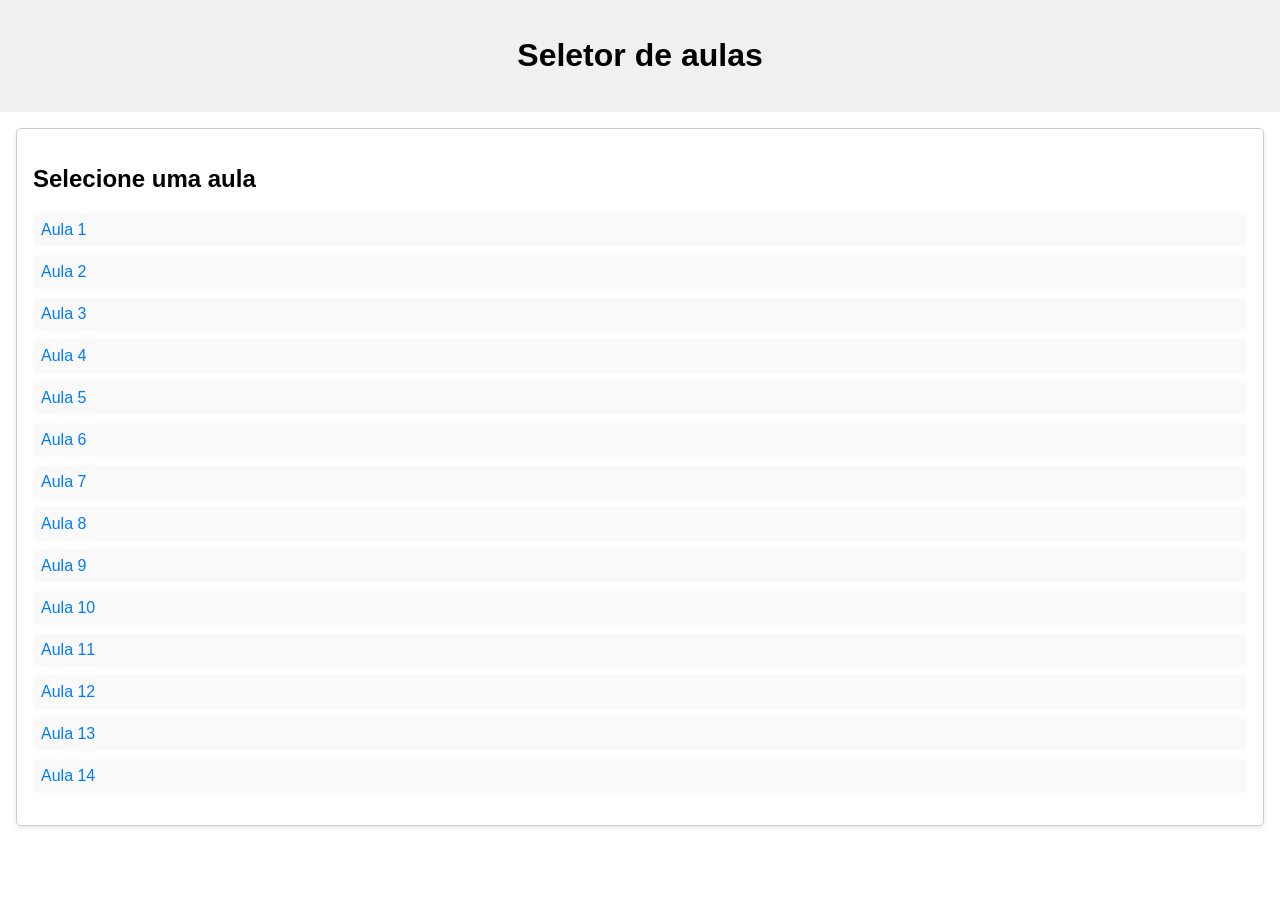
<file: index.html>
<!DOCTYPE html>
<html lang="pt-BR">
<head>
    <meta charset="UTF-8">
    <meta name="viewport" content="width=device-width, initial-scale=1.0">
    <title>Seletor de aulas</title>
    <style>
        body {
            font-family: Arial, sans-serif;
            margin: 0;
            padding: 0;
        }

        header {
            background-color: #f0f0f0;
            padding: 1rem;
            text-align: center;
        }

        main {
            padding: 1rem;
        }

        .card {
            background-color: #fff;
            border: 1px solid #ccc;
            border-radius: 5px;
            box-shadow: 0 2px 4px rgba(0, 0, 0, 0.1);
            margin-bottom: 1rem;
            padding: 1rem;
        }

        ul {
            list-style-type: none;
            padding: 0;
        }

        li {
            display: flex;
            align-items: center;
            margin-bottom: 0.5rem;
            background-color: #f9f9f9;
            padding: 0.5rem;
            border-radius: 3px;
        }

        a {
            text-decoration: none;
            color: #007bff;
        }

        a:hover {
            text-decoration: underline;
        }
    </style>
</head>
<header>
    <h1>Seletor de aulas</h1>
</header>
<body>
    <main>
        <section id="seletor-de-aulas" class="card">
            <h2>Selecione uma aula</h2>
            <ul>
                <li><a href="Aula1/web101.txt">Aula 1</a></li>
                <li><a href="Aula2/index.html">Aula 2</a></li>
                <li><a href="Aula3/index.html">Aula 3</a></li>
                <li><a href="Aula4/index.html">Aula 4</a></li>
                <li><a href="Aula5/index.html">Aula 5</a></li>
                <li><a href="Aula6/index.html">Aula 6</a></li>
                <li><a href="Aula7/index.html">Aula 7</a></li>
                <li><a href="Aula8/index.html">Aula 8</a></li>
                <li><a href="Aula9/index.html">Aula 9</a></li>
                <li><a href="Aula10/index.html">Aula 10</a></li>
                <li><a href="Aula11/index.html">Aula 11</a></li>
                <li><a href="Aula12/index.html">Aula 12</a></li>
                <li><a href="Aula13/index.html">Aula 13</a></li>
                <li><a href="Aula14/index.html">Aula 14</a></li>
            </ul>
        </section>
    </main>
</body>
</html>
</file>
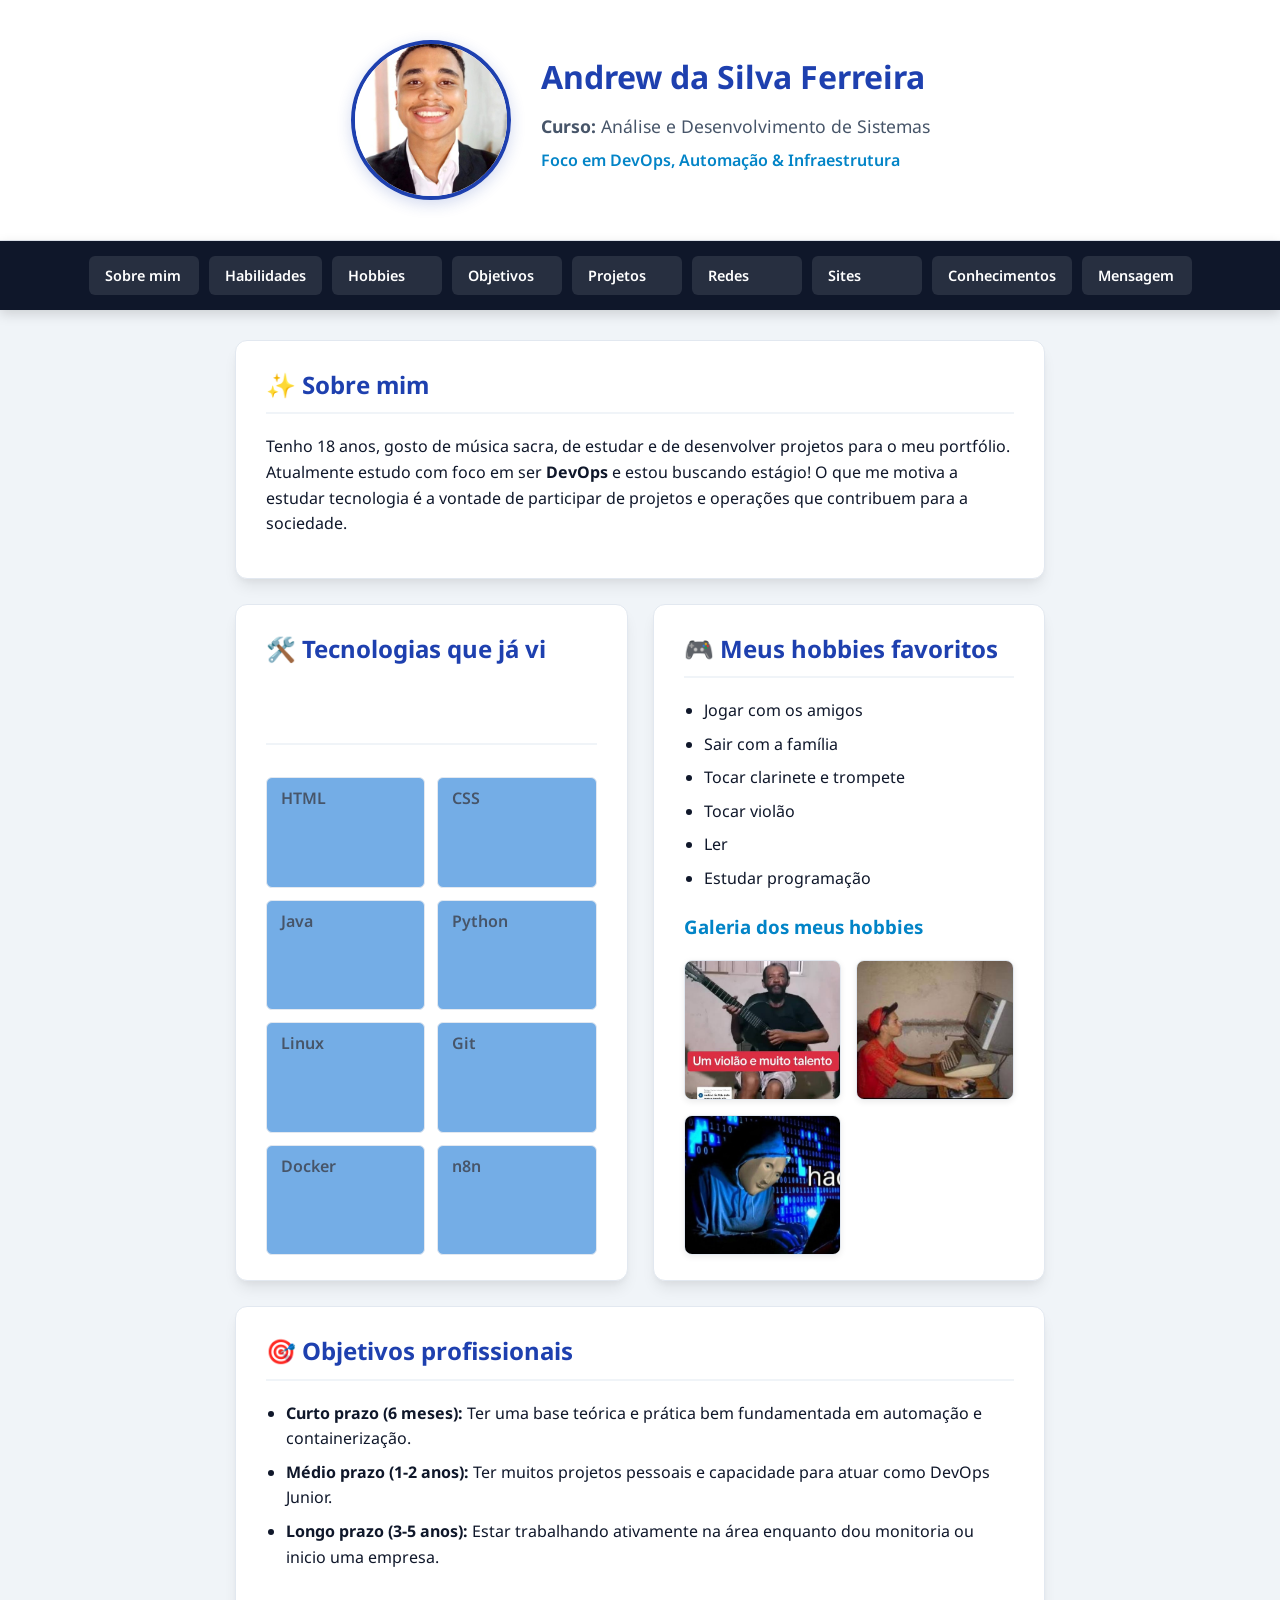
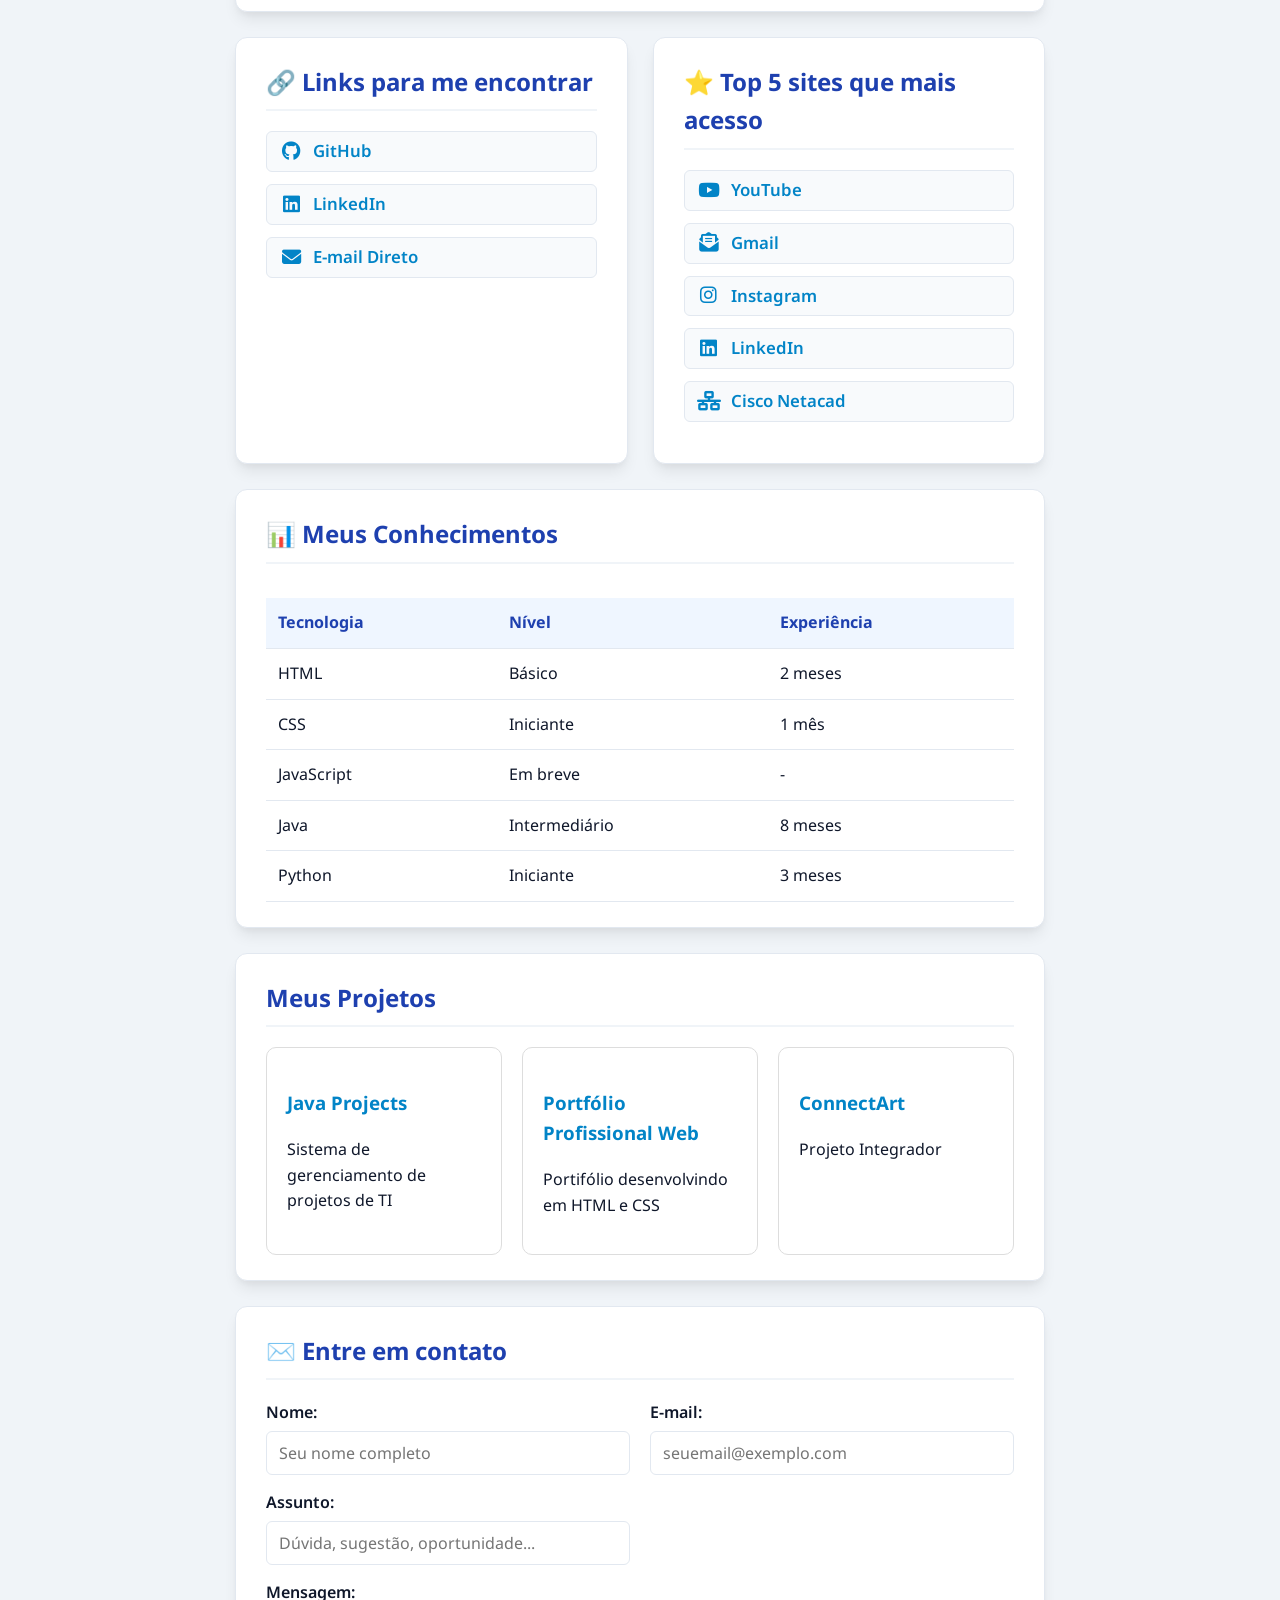
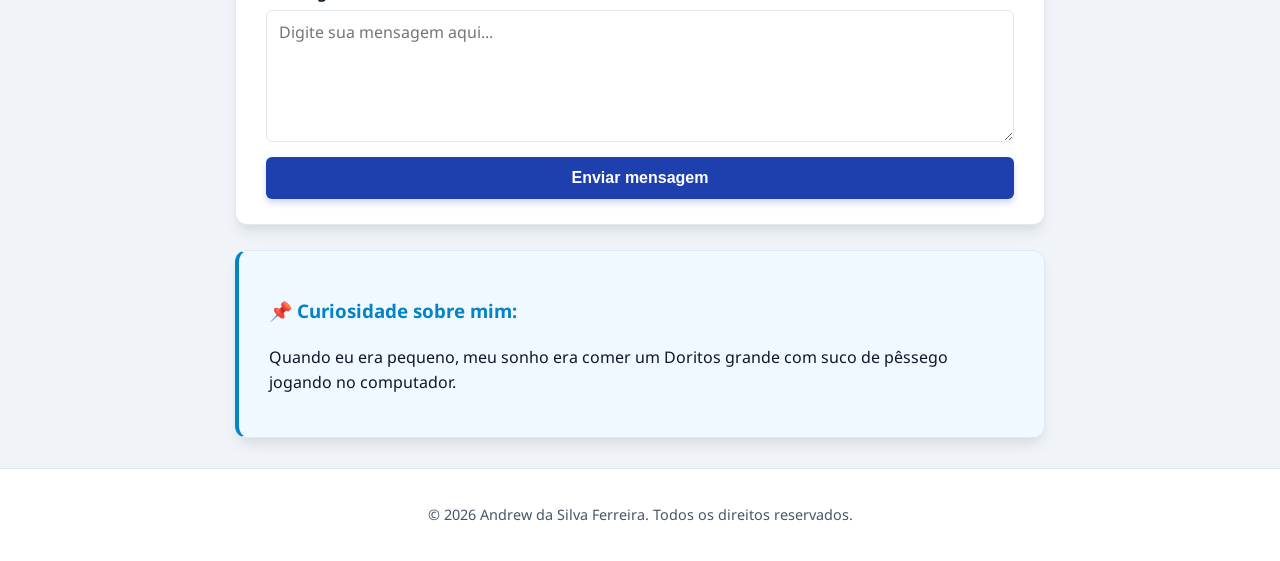
<file: Aula10/index.html>
<!DOCTYPE html>
<html lang="pt-BR">
<head>
    <meta charset="UTF-8">
    <meta name="viewport" content="width=device-width, initial-scale=1.0">
    <title>Portfólio Profissional - Andrew da Silva Ferreira</title>
    <!-- Font Awesome para Ícones -->
    <link rel="stylesheet" href="https://cdnjs.cloudflare.com/ajax/libs/font-awesome/6.5.1/css/all.min.css">
    <link rel="stylesheet" href="css/style.css">
</head>
<body>

    <header>
        <div class="header-container">
            <img src="images/lindaojpg.jpg" alt="Foto de perfil de Andrew - sorrindo em frente ao computador">
            <div class="header-info">
                <h1>Andrew da Silva Ferreira</h1>
                <p class="subtitulo"><strong>Curso:</strong> Análise e Desenvolvimento de Sistemas</p>
                <p class="tagline">Foco em DevOps, Automação & Infraestrutura</p>
            </div>
        </div>
    </header>

    <nav>
        <a href="#sobre">Sobre mim</a>
        <a href="#habilidades">Habilidades</a>
        <a href="#hobbies">Hobbies</a>
        <a href="#objetivos">Objetivos</a>
        <a href="#projetos">Projetos</a>
        <a href="#contato">Redes</a>
        <a href="#sites">Sites</a>
        <a href="#conhecimentos">Conhecimentos</a>
        <a href="#contato-form">Mensagem</a>
    </nav>

    <main>
        <section id="sobre" class="card">
            <h2>✨ Sobre mim</h2>
            <p>
                Tenho 18 anos, gosto de música sacra, de estudar e de desenvolver projetos para o meu portfólio.
                Atualmente estudo com foco em ser <strong>DevOps</strong> e estou buscando estágio! 
                O que me motiva a estudar tecnologia é a vontade de participar de projetos e operações que contribuem para a sociedade.
            </p>
        </section>

        <section id="habilidades-lista" class="card">
            <h2>🛠️ Tecnologias que já vi</h2>
            <span class="hab-item">HTML</span>
            <span class="hab-item">CSS</span>
            <span class="hab-item">Java</span>
            <span class="hab-item">Python</span>
            <span class="hab-item">Linux</span>
            <span class="hab-item">Git</span>
            <span class="hab-item">Docker</span>
            <span class="hab-item">n8n</span>
        </section>

        <section id="hobbies" class="card">
            <h2>🎮 Meus hobbies favoritos</h2>
            <ul>
                <li>Jogar com os amigos</li>
                <li>Sair com a família</li>
                <li>Tocar clarinete e trompete</li>
                <li>Tocar violão</li>
                <li>Ler</li>
                <li>Estudar programação</li>
            </ul>

            <h3>Galeria dos meus hobbies</h3>
            <div class="galeria-hobbies">
                <img src="images/violao.jpg" alt="Homem tocando violão">
                <img src="images/computador.jpeg" alt="Menino jogando no computador">
                <img src="images/estudar.jpg" alt="Homem programando">
            </div>
        </section>

        <section id="objetivos" class="card">
            <h2>🎯 Objetivos profissionais</h2>
            <ul class="lista-objetivos">
                <li><strong>Curto prazo (6 meses):</strong> Ter uma base teórica e prática bem fundamentada em automação e containerização.</li>
                <li><strong>Médio prazo (1-2 anos):</strong> Ter muitos projetos pessoais e capacidade para atuar como DevOps Junior.</li>
                <li><strong>Longo prazo (3-5 anos):</strong> Estar trabalhando ativamente na área enquanto dou monitoria ou inicio uma empresa.</li>
            </ul>
        </section>

        <!-- 🔗 SEÇÃO DE CONTATO/REDES COM ÍCONES -->
        <section id="contato" class="card">
            <h2>🔗 Links para me encontrar</h2>
            <ul class="lista-icones">
                <li>
                    <a href="https://github.com/andrewdferreira" target="_blank">
                        <i class="fa-brands fa-github"></i> GitHub
                    </a>
                </li>
                <li>
                    <a href="https://www.linkedin.com/in/andrew-sferreira/" target="_blank">
                        <i class="fa-brands fa-linkedin"></i> LinkedIn
                    </a>
                </li>
                <li>
                    <a href="mailto:andrewdferreira@gmail.com">
                        <i class="fa-solid fa-envelope"></i> E-mail Direto
                    </a>
                </li>
            </ul>
        </section>

        <!-- ⭐ SEÇÃO DE SITES COM ÍCONES -->
        <section id="sites" class="card">
            <h2>⭐ Top 5 sites que mais acesso</h2>
            <ol class="lista-icones">
                <li>
                    <a href="https://www.youtube.com/" target="_blank">
                        <i class="fa-brands fa-youtube icon-youtube"></i> YouTube
                    </a>
                </li>
                <li>
                    <a href="https://mail.google.com" target="_blank">
                        <i class="fa-solid fa-envelope-open-text icon-gmail"></i> Gmail
                    </a>
                </li>
                <li>
                    <a href="https://www.instagram.com/" target="_blank">
                        <i class="fa-brands fa-instagram icon-instagram"></i> Instagram
                    </a>
                </li>
                <li>
                    <a href="https://www.linkedin.com/" target="_blank">
                        <i class="fa-brands fa-linkedin icon-linkedin"></i> LinkedIn
                    </a>
                </li>
                <li>
                    <a href="https://www.netacad.com/" target="_blank">
                        <i class="fa-solid fa-network-wired icon-cisco"></i> Cisco Netacad
                    </a>
                </li>
            </ol>
        </section>

        <section id="conhecimentos" class="card">
            <h2>📊 Meus Conhecimentos</h2>
            <div class="tabela-container">
                <table>
                    <thead>
                        <tr>
                            <th>Tecnologia</th>
                            <th>Nível</th>
                            <th>Experiência</th>
                        </tr>
                    </thead>
                    <tbody>
                        <tr>
                            <td>HTML</td>
                            <td>Básico</td>
                            <td>2 meses</td>
                        </tr>
                        <tr>
                            <td>CSS</td>
                            <td>Iniciante</td>
                            <td>1 mês</td>
                        </tr>
                        <tr>
                            <td>JavaScript</td>
                            <td>Em breve</td>
                            <td>-</td>
                        </tr>
                        <tr>
                            <td>Java</td>
                            <td>Intermediário</td>
                            <td>8 meses</td>
                        </tr>
                        <tr>
                            <td>Python</td>
                            <td>Iniciante</td>
                            <td>3 meses</td>
                        </tr>
                    </tbody>
                </table>
            </div>
        </section>

        <section id="projetos" class="card">
            <h2>Meus Projetos</h2>
            <div class="projetos-grid">
                <div class="projeto-card">
                    <h3>Java Projects</h3>
                    <p>Sistema de gerenciamento de projetos de TI</p>
                </div>
                <div class="projeto-card">
                    <h3>Portfólio Profissional Web</h3>
                    <p>Portifólio desenvolvindo em HTML e CSS</p>
                </div>
                <div class="projeto-card">
                    <h3>ConnectArt</h3>
                    <p>Projeto Integrador</p>
                </div>
            </div>
        </section>

        <section id="contato-form" class="card">
            <h2>✉️ Entre em contato</h2>
            <form>
                <div class="form-group">
                    <label for="nomeContato">Nome:</label>
                    <input type="text" id="nomeContato" placeholder="Seu nome completo" required>
                </div>

                <div class="form-group">
                    <label for="emailContato">E-mail:</label>
                    <input type="email" id="emailContato" placeholder="seuemail@exemplo.com" required>
                </div>

                <div class="form-group">
                    <label for="assunto">Assunto:</label>
                    <input type="text" id="assunto" placeholder="Dúvida, sugestão, oportunidade...">
                </div>

                <div class="form-group">
                    <label for="mensagemContato">Mensagem:</label>
                    <textarea id="mensagemContato" rows="5" placeholder="Digite sua mensagem aqui..."></textarea>
                </div>

                <button type="submit">Enviar mensagem</button>
            </form>
        </section>

        <aside class="card curiosidade">
            <h3>📌 Curiosidade sobre mim:</h3>
            <p>Quando eu era pequeno, meu sonho era comer um Doritos grande com suco de pêssego jogando no computador.</p>
        </aside>
    </main>

    <footer>
        <p>&copy; 2026 Andrew da Silva Ferreira. Todos os direitos reservados.</p>
    </footer>

</body>
</html>
</file>
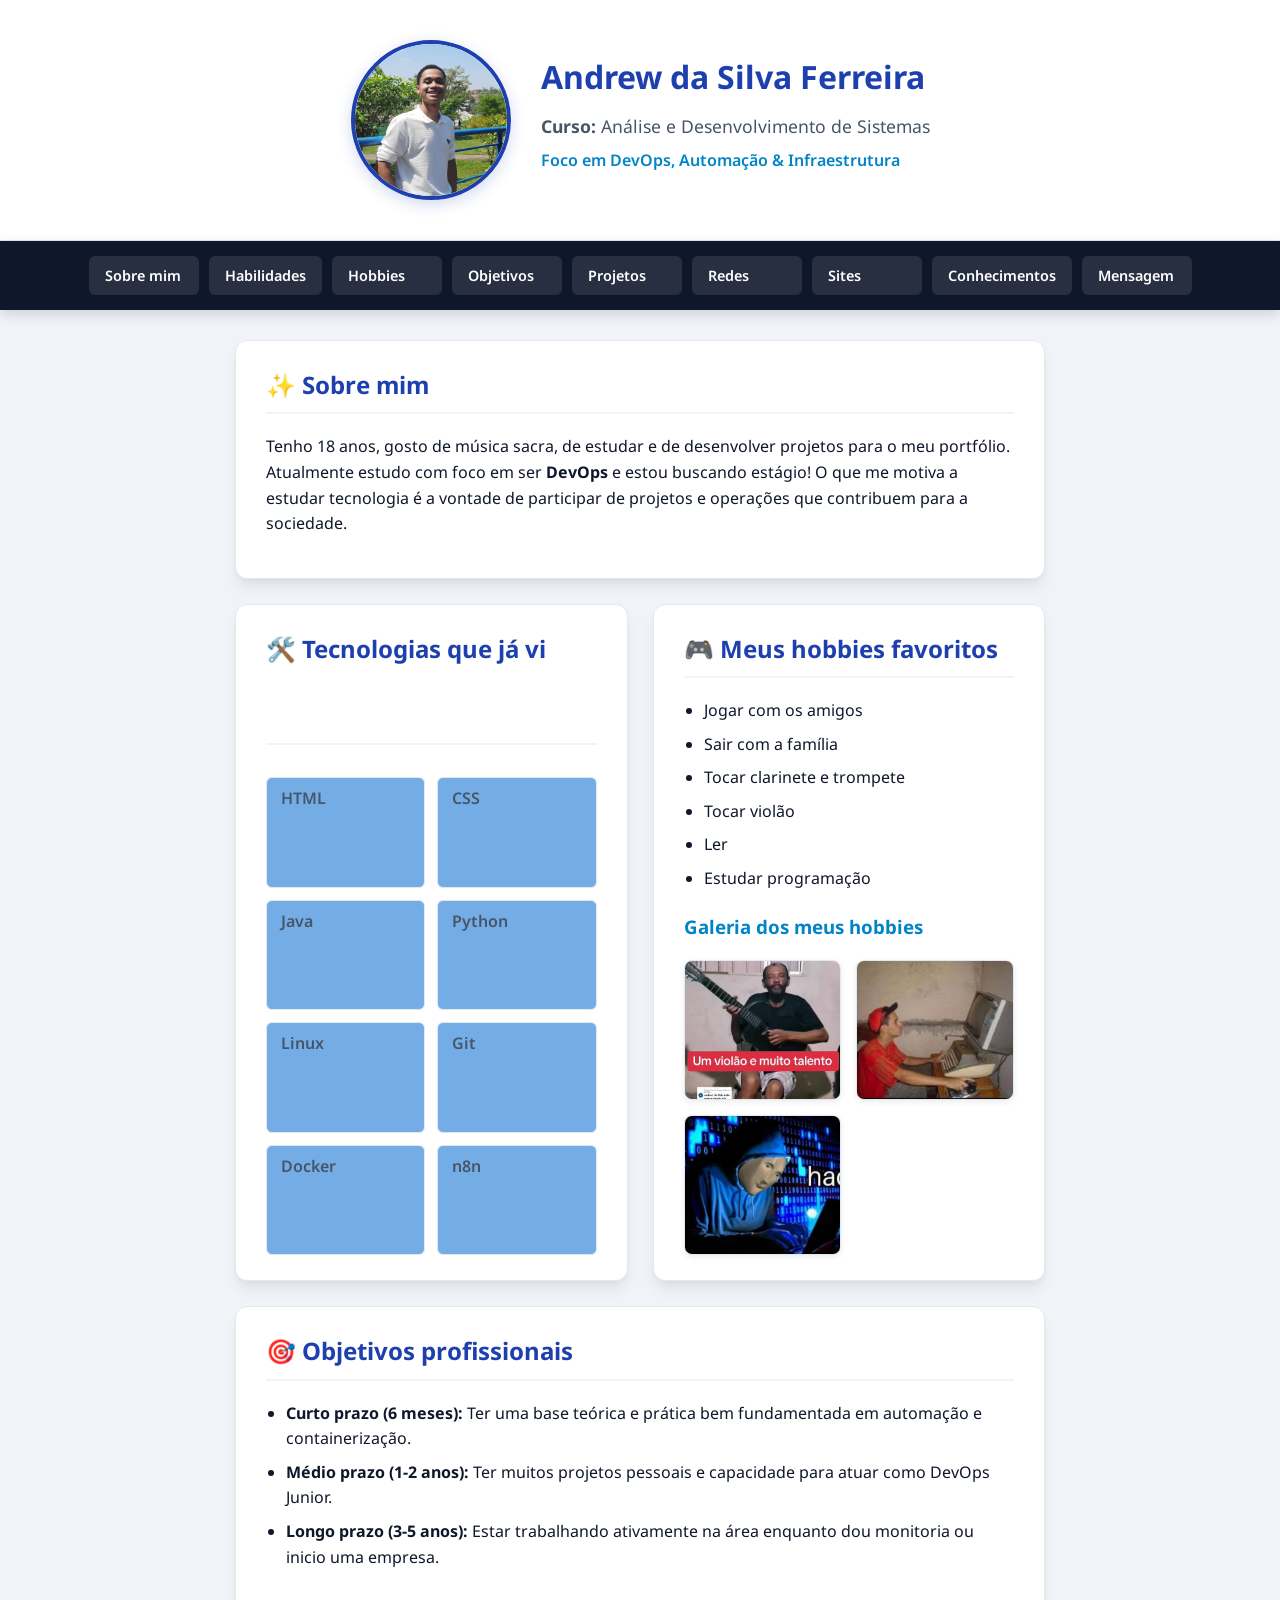
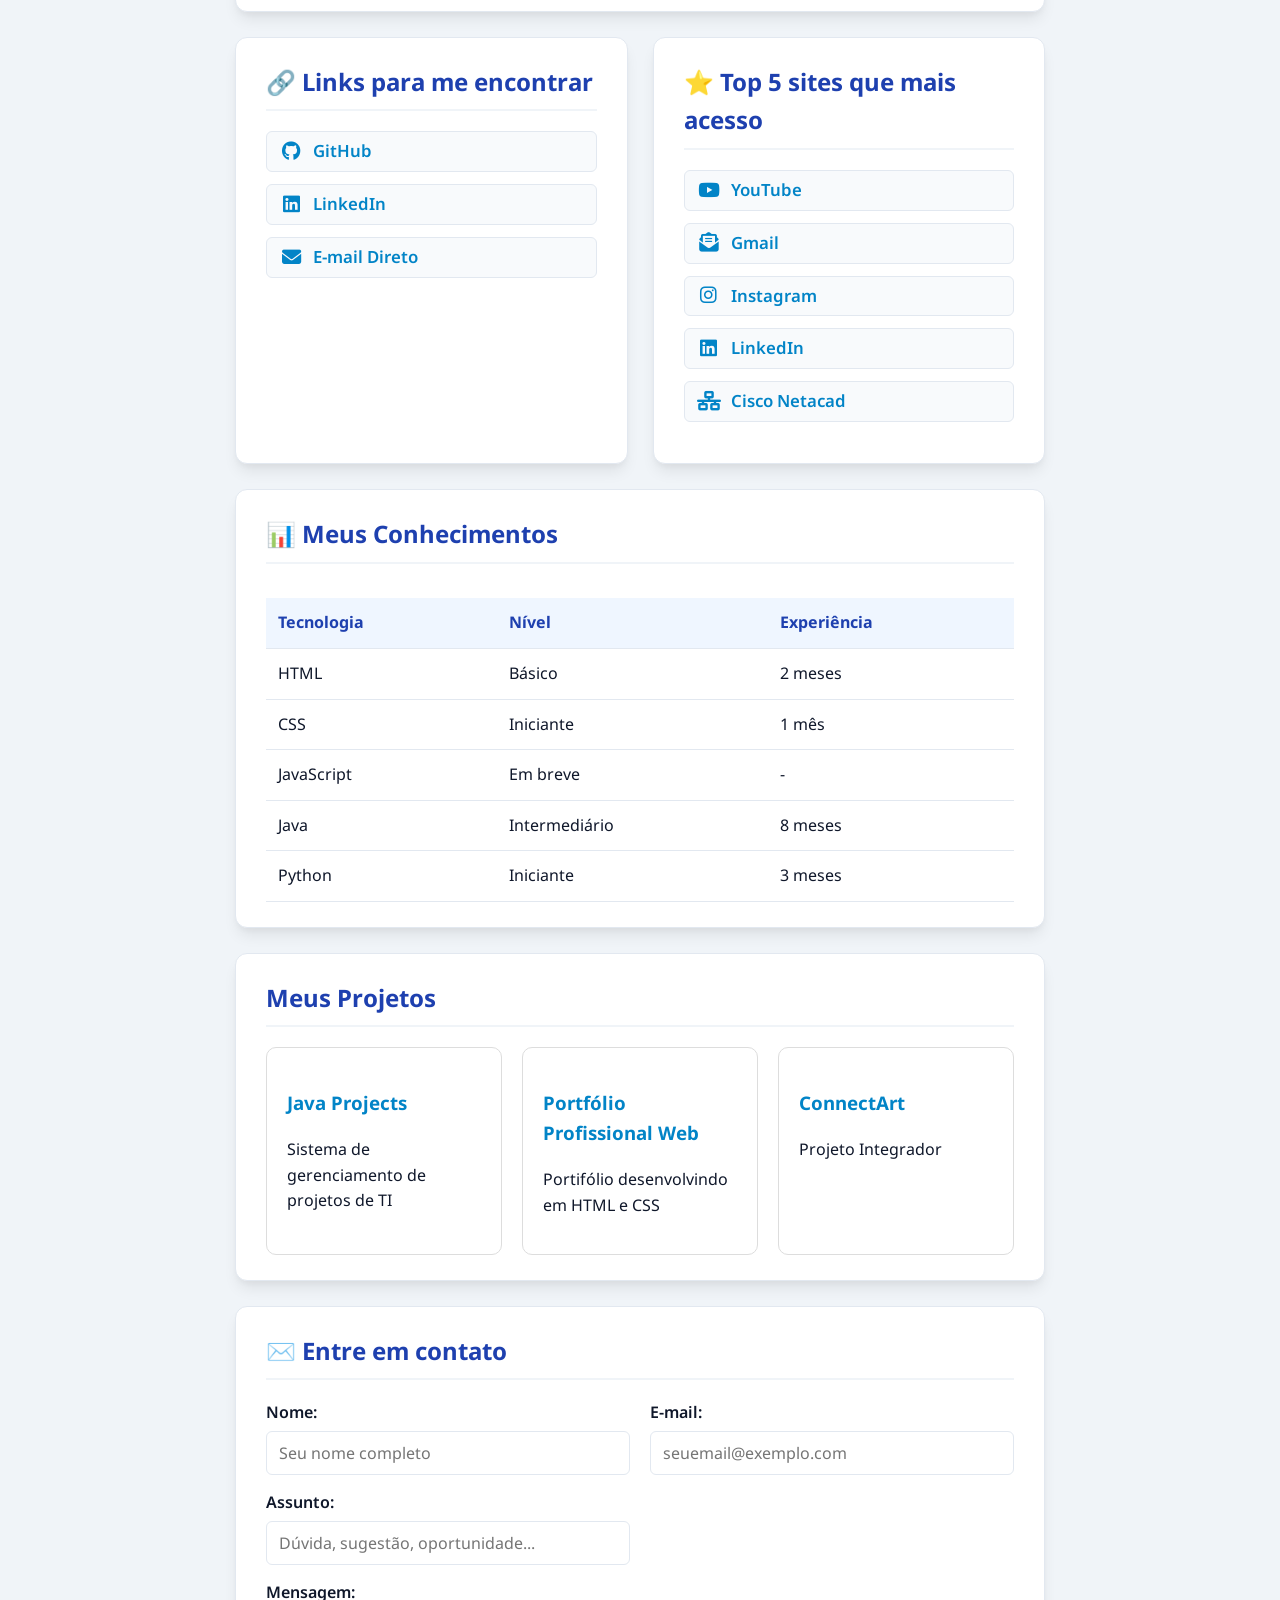
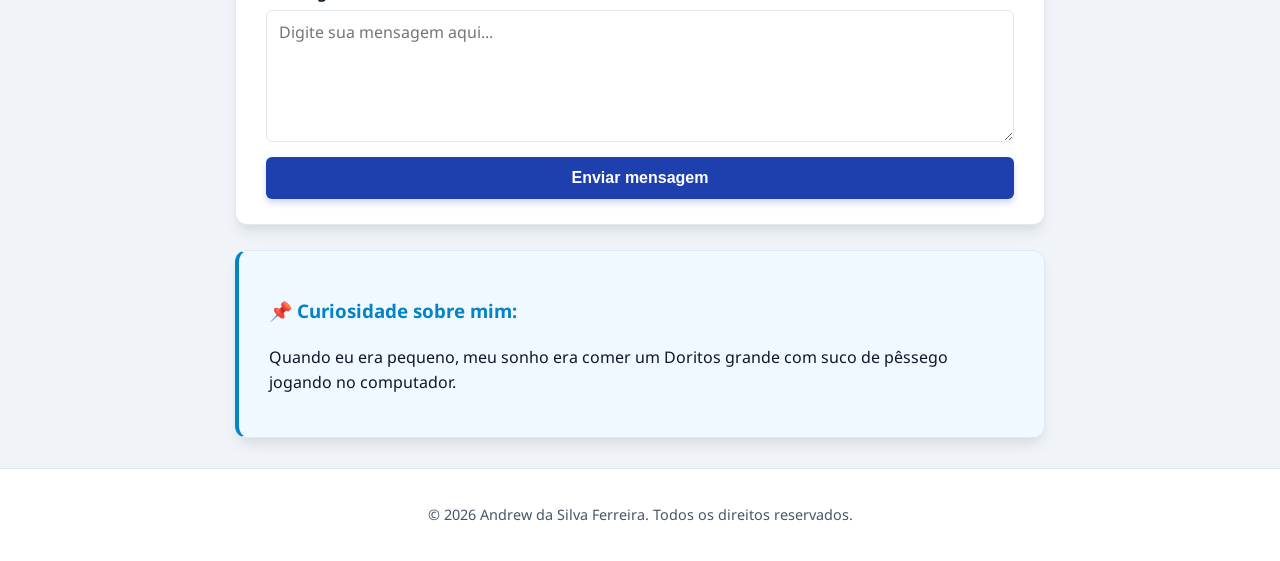
<file: Aula11/index.html>
<!DOCTYPE html>
<html lang="pt-BR">
<head>
    <meta charset="UTF-8">
    <meta name="viewport" content="width=device-width, initial-scale=1.0">
    <title>Portfólio Profissional - Andrew da Silva Ferreira</title>
    <!-- Font Awesome para Ícones -->
    <link rel="stylesheet" href="https://cdnjs.cloudflare.com/ajax/libs/font-awesome/6.5.1/css/all.min.css">
    <link rel="stylesheet" href="css/style.css">
</head>
<body>

    <header>
        <div class="header-container">
            <img src="images/lindao2.jpg" alt="Foto de perfil de Andrew - sorrindo em frente ao computador">
            <div class="header-info">
                <h1>Andrew da Silva Ferreira</h1>
                <p class="subtitulo"><strong>Curso:</strong> Análise e Desenvolvimento de Sistemas</p>
                <p class="tagline">Foco em DevOps, Automação & Infraestrutura</p>
            </div>
        </div>
    </header>

    <nav>
        <a href="#sobre">Sobre mim</a>
        <a href="#habilidades">Habilidades</a>
        <a href="#hobbies">Hobbies</a>
        <a href="#objetivos">Objetivos</a>
        <a href="#projetos">Projetos</a>
        <a href="#contato">Redes</a>
        <a href="#sites">Sites</a>
        <a href="#conhecimentos">Conhecimentos</a>
        <a href="#contato-form">Mensagem</a>
    </nav>

    <main>
        <section id="sobre" class="card">
            <h2>✨ Sobre mim</h2>
            <p>
                Tenho 18 anos, gosto de música sacra, de estudar e de desenvolver projetos para o meu portfólio.
                Atualmente estudo com foco em ser <strong>DevOps</strong> e estou buscando estágio! 
                O que me motiva a estudar tecnologia é a vontade de participar de projetos e operações que contribuem para a sociedade.
            </p>
        </section>

        <section id="habilidades-lista" class="card">
            <h2>🛠️ Tecnologias que já vi</h2>
            <span class="hab-item">HTML</span>
            <span class="hab-item">CSS</span>
            <span class="hab-item">Java</span>
            <span class="hab-item">Python</span>
            <span class="hab-item">Linux</span>
            <span class="hab-item">Git</span>
            <span class="hab-item">Docker</span>
            <span class="hab-item">n8n</span>
        </section>

        <section id="hobbies" class="card">
            <h2>🎮 Meus hobbies favoritos</h2>
            <ul>
                <li>Jogar com os amigos</li>
                <li>Sair com a família</li>
                <li>Tocar clarinete e trompete</li>
                <li>Tocar violão</li>
                <li>Ler</li>
                <li>Estudar programação</li>
            </ul>

            <h3>Galeria dos meus hobbies</h3>
            <div class="galeria-hobbies">
                <img src="images/violao.jpg" alt="Homem tocando violão">
                <img src="images/computador.jpeg" alt="Menino jogando no computador">
                <img src="images/estudar.jpg" alt="Homem programando">
            </div>
        </section>

        <section id="objetivos" class="card">
            <h2>🎯 Objetivos profissionais</h2>
            <ul class="lista-objetivos">
                <li><strong>Curto prazo (6 meses):</strong> Ter uma base teórica e prática bem fundamentada em automação e containerização.</li>
                <li><strong>Médio prazo (1-2 anos):</strong> Ter muitos projetos pessoais e capacidade para atuar como DevOps Junior.</li>
                <li><strong>Longo prazo (3-5 anos):</strong> Estar trabalhando ativamente na área enquanto dou monitoria ou inicio uma empresa.</li>
            </ul>
        </section>

        <!-- 🔗 SEÇÃO DE CONTATO/REDES COM ÍCONES -->
        <section id="contato" class="card">
            <h2>🔗 Links para me encontrar</h2>
            <ul class="lista-icones">
                <li>
                    <a href="https://github.com/andrewdferreira" target="_blank">
                        <i class="fa-brands fa-github"></i> GitHub
                    </a>
                </li>
                <li>
                    <a href="https://www.linkedin.com/in/andrew-sferreira/" target="_blank">
                        <i class="fa-brands fa-linkedin"></i> LinkedIn
                    </a>
                </li>
                <li>
                    <a href="mailto:andrewdferreira@gmail.com">
                        <i class="fa-solid fa-envelope"></i> E-mail Direto
                    </a>
                </li>
            </ul>
        </section>

        <!-- ⭐ SEÇÃO DE SITES COM ÍCONES -->
        <section id="sites" class="card">
            <h2>⭐ Top 5 sites que mais acesso</h2>
            <ol class="lista-icones">
                <li>
                    <a href="https://www.youtube.com/" target="_blank">
                        <i class="fa-brands fa-youtube icon-youtube"></i> YouTube
                    </a>
                </li>
                <li>
                    <a href="https://mail.google.com" target="_blank">
                        <i class="fa-solid fa-envelope-open-text icon-gmail"></i> Gmail
                    </a>
                </li>
                <li>
                    <a href="https://www.instagram.com/" target="_blank">
                        <i class="fa-brands fa-instagram icon-instagram"></i> Instagram
                    </a>
                </li>
                <li>
                    <a href="https://www.linkedin.com/" target="_blank">
                        <i class="fa-brands fa-linkedin icon-linkedin"></i> LinkedIn
                    </a>
                </li>
                <li>
                    <a href="https://www.netacad.com/" target="_blank">
                        <i class="fa-solid fa-network-wired icon-cisco"></i> Cisco Netacad
                    </a>
                </li>
            </ol>
        </section>

        <section id="conhecimentos" class="card">
            <h2>📊 Meus Conhecimentos</h2>
            <div class="tabela-container">
                <table>
                    <thead>
                        <tr>
                            <th>Tecnologia</th>
                            <th>Nível</th>
                            <th>Experiência</th>
                        </tr>
                    </thead>
                    <tbody>
                        <tr>
                            <td>HTML</td>
                            <td>Básico</td>
                            <td>2 meses</td>
                        </tr>
                        <tr>
                            <td>CSS</td>
                            <td>Iniciante</td>
                            <td>1 mês</td>
                        </tr>
                        <tr>
                            <td>JavaScript</td>
                            <td>Em breve</td>
                            <td>-</td>
                        </tr>
                        <tr>
                            <td>Java</td>
                            <td>Intermediário</td>
                            <td>8 meses</td>
                        </tr>
                        <tr>
                            <td>Python</td>
                            <td>Iniciante</td>
                            <td>3 meses</td>
                        </tr>
                    </tbody>
                </table>
            </div>
        </section>

        <section id="projetos" class="card">
            <h2>Meus Projetos</h2>
            <div class="projetos-grid">
                <div class="projeto-card">
                    <h3>Java Projects</h3>
                    <p>Sistema de gerenciamento de projetos de TI</p>
                </div>
                <div class="projeto-card">
                    <h3>Portfólio Profissional Web</h3>
                    <p>Portifólio desenvolvindo em HTML e CSS</p>
                </div>
                <div class="projeto-card">
                    <h3>ConnectArt</h3>
                    <p>Projeto Integrador</p>
                </div>
            </div>
        </section>

        <section id="contato-form" class="card">
            <h2>✉️ Entre em contato</h2>
            <form>
                <div class="form-group">
                    <label for="nomeContato">Nome:</label>
                    <input type="text" id="nomeContato" placeholder="Seu nome completo" required>
                </div>

                <div class="form-group">
                    <label for="emailContato">E-mail:</label>
                    <input type="email" id="emailContato" placeholder="seuemail@exemplo.com" required>
                </div>

                <div class="form-group">
                    <label for="assunto">Assunto:</label>
                    <input type="text" id="assunto" placeholder="Dúvida, sugestão, oportunidade...">
                </div>

                <div class="form-group">
                    <label for="mensagemContato">Mensagem:</label>
                    <textarea id="mensagemContato" rows="5" placeholder="Digite sua mensagem aqui..."></textarea>
                </div>

                <button type="submit">Enviar mensagem</button>
            </form>
        </section>

        <aside class="card curiosidade">
            <h3>📌 Curiosidade sobre mim:</h3>
            <p>Quando eu era pequeno, meu sonho era comer um Doritos grande com suco de pêssego jogando no computador.</p>
        </aside>
    </main>

    <footer>
        <p>&copy; 2026 Andrew da Silva Ferreira. Todos os direitos reservados.</p>
    </footer>

</body>
</html>
</file>
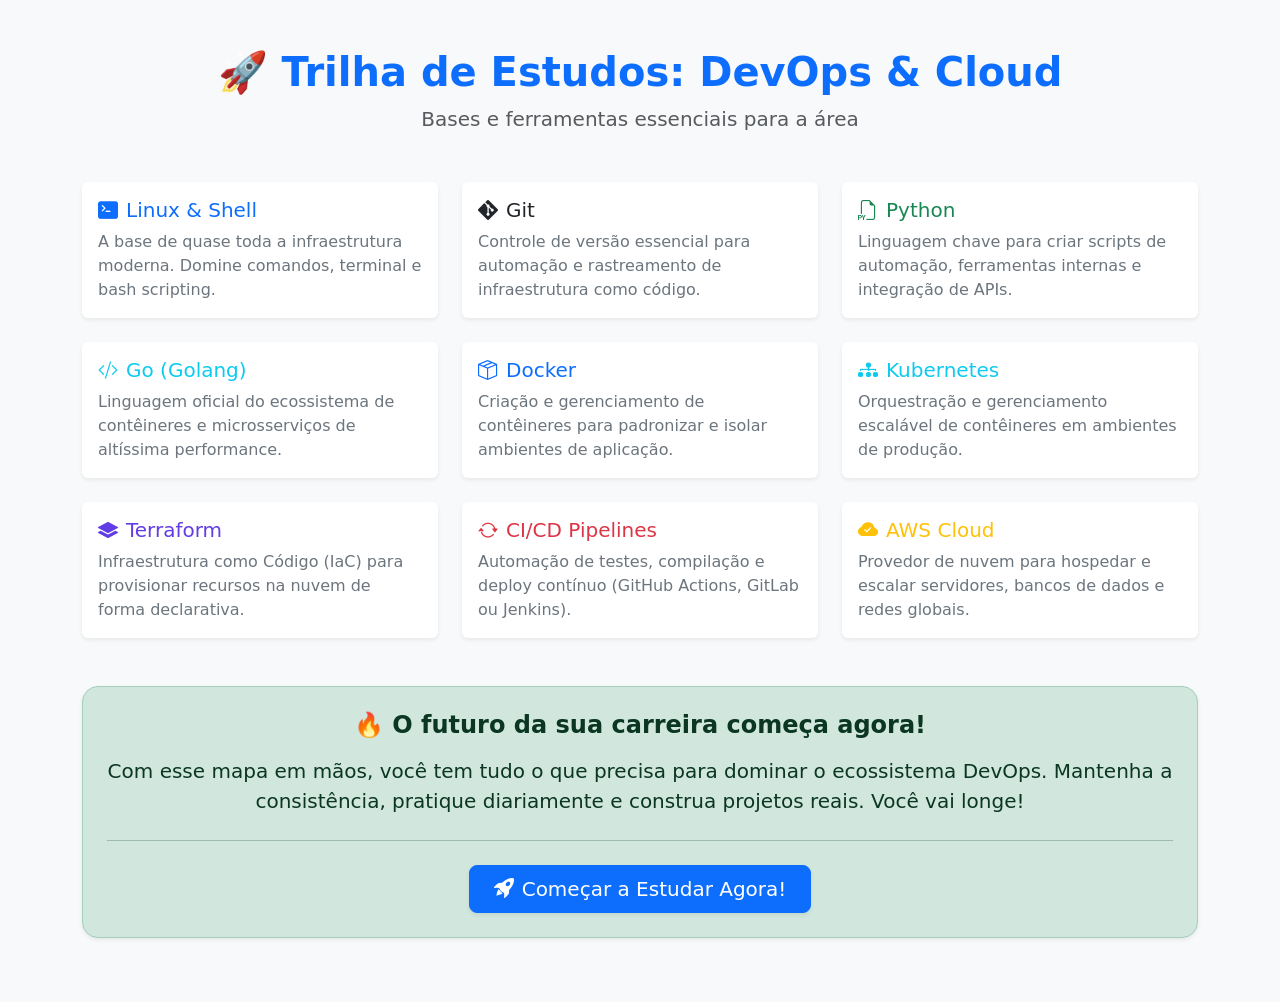
<file: Aula12/index.html>
<!DOCTYPE html>
<html lang="pt-BR">
<head>
    <meta charset="UTF-8">
    <meta name="viewport" content="width=device-width, initial-scale=1.0">
    <title>Plano de Estudos DevOps</title>
    <!-- Bootstrap CSS -->
    <link href="https://cdn.jsdelivr.net/npm/bootstrap@5.3.3/dist/css/bootstrap.min.css" rel="stylesheet">
    <!-- Bootstrap Icons -->
    <link rel="stylesheet" href="https://cdn.jsdelivr.net/npm/bootstrap-icons@1.11.3/font/bootstrap-icons.min.css">
    <style>
        .card {
            border: none;
            transition: transform 0.2s ease-in-out;
        }
        .card:hover {
            transform: translateY(-3px);
        }
    </style>
</head>
<body class="bg-light">

<div class="container py-5">
    <div class="text-center mb-5">
        <h1 class="fw-bold text-primary">🚀 Trilha de Estudos: DevOps & Cloud</h1>
        <p class="text-muted fs-5">Bases e ferramentas essenciais para a área</p>
    </div>

    <div class="row row-cols-1 row-cols-sm-2 row-cols-md-3 g-4 mb-5">
        <div class="col">
            <div class="card h-100 shadow-sm">
                <div class="card-body">
                    <h5 class="card-title text-primary"><i class="bi bi-terminal-fill me-2"></i>Linux & Shell</h5>
                    <p class="card-text text-secondary">A base de quase toda a infraestrutura moderna. Domine comandos, terminal e bash scripting.</p>
                </div>
            </div>
        </div>

        <div class="col">
            <div class="card h-100 shadow-sm">
                <div class="card-body">
                    <h5 class="card-title text-dark"><i class="bi bi-git me-2"></i>Git</h5>
                    <p class="card-text text-secondary">Controle de versão essencial para automação e rastreamento de infraestrutura como código.</p>
                </div>
            </div>
        </div>

        <div class="col">
            <div class="card h-100 shadow-sm">
                <div class="card-body">
                    <h5 class="card-title text-success"><i class="bi bi-filetype-py me-2"></i>Python</h5>
                    <p class="card-text text-secondary">Linguagem chave para criar scripts de automação, ferramentas internas e integração de APIs.</p>
                </div>
            </div>
        </div>

        <div class="col">
            <div class="card h-100 shadow-sm">
                <div class="card-body">
                    <h5 class="card-title text-info"><i class="bi bi-code-slash me-2"></i>Go (Golang)</h5>
                    <p class="card-text text-secondary">Linguagem oficial do ecossistema de contêineres e microsserviços de altíssima performance.</p>
                </div>
            </div>
        </div>

        <div class="col">
            <div class="card h-100 shadow-sm">
                <div class="card-body">
                    <h5 class="card-title text-primary"><i class="bi bi-box-seam me-2"></i>Docker</h5>
                    <p class="card-text text-secondary">Criação e gerenciamento de contêineres para padronizar e isolar ambientes de aplicação.</p>
                </div>
            </div>
        </div>

        <div class="col">
            <div class="card h-100 shadow-sm">
                <div class="card-body">
                    <h5 class="card-title text-info"><i class="bi bi-diagram-3-fill me-2"></i>Kubernetes</h5>
                    <p class="card-text text-secondary">Orquestração e gerenciamento escalável de contêineres em ambientes de produção.</p>
                </div>
            </div>
        </div>

        <div class="col">
            <div class="card h-100 shadow-sm">
                <div class="card-body">
                    <h5 class="card-title text-purple" style="color: #623ce4;"><i class="bi bi-layers-fill me-2"></i>Terraform</h5>
                    <p class="card-text text-secondary">Infraestrutura como Código (IaC) para provisionar recursos na nuvem de forma declarativa.</p>
                </div>
            </div>
        </div>

        <div class="col">
            <div class="card h-100 shadow-sm">
                <div class="card-body">
                    <h5 class="card-title text-danger"><i class="bi bi-arrow-repeat me-2"></i>CI/CD Pipelines</h5>
                    <p class="card-text text-secondary">Automação de testes, compilação e deploy contínuo (GitHub Actions, GitLab ou Jenkins).</p>
                </div>
            </div>
        </div>

        <div class="col">
            <div class="card h-100 shadow-sm">
                <div class="card-body">
                    <h5 class="card-title text-warning"><i class="bi bi-cloud-check-fill me-2"></i>AWS Cloud</h5>
                    <p class="card-text text-secondary">Provedor de nuvem para hospedar e escalar servidores, bancos de dados e redes globais.</p>
                </div>
            </div>
        </div>

    </div>

    <div class="alert alert-success shadow-sm p-4 rounded-4 text-center" role="alert">
        <h4 class="alert-heading fw-bold mb-3">🔥 O futuro da sua carreira começa agora!</h4>
        <p class="mb-4 fs-5">
            Com esse mapa em mãos, você tem tudo o que precisa para dominar o ecossistema DevOps. Mantenha a consistência, pratique diariamente e construa projetos reais. Você vai longe!
        </p>
        <hr class="my-3">
        <div class="pt-2">
            <button type="button" class="btn btn-primary btn-lg px-4 shadow-sm" onclick="alert('Bora pra cima! Bons estudos! ⚡')">
                <i class="bi bi-rocket-takeoff-fill me-2"></i>Começar a Estudar Agora!
            </button>
        </div>
    </div>

</div>

<script src="https://cdn.jsdelivr.net/npm/bootstrap@5.3.3/dist/js/bootstrap.bundle.min.js"></script>
</body>
</html>
</file>
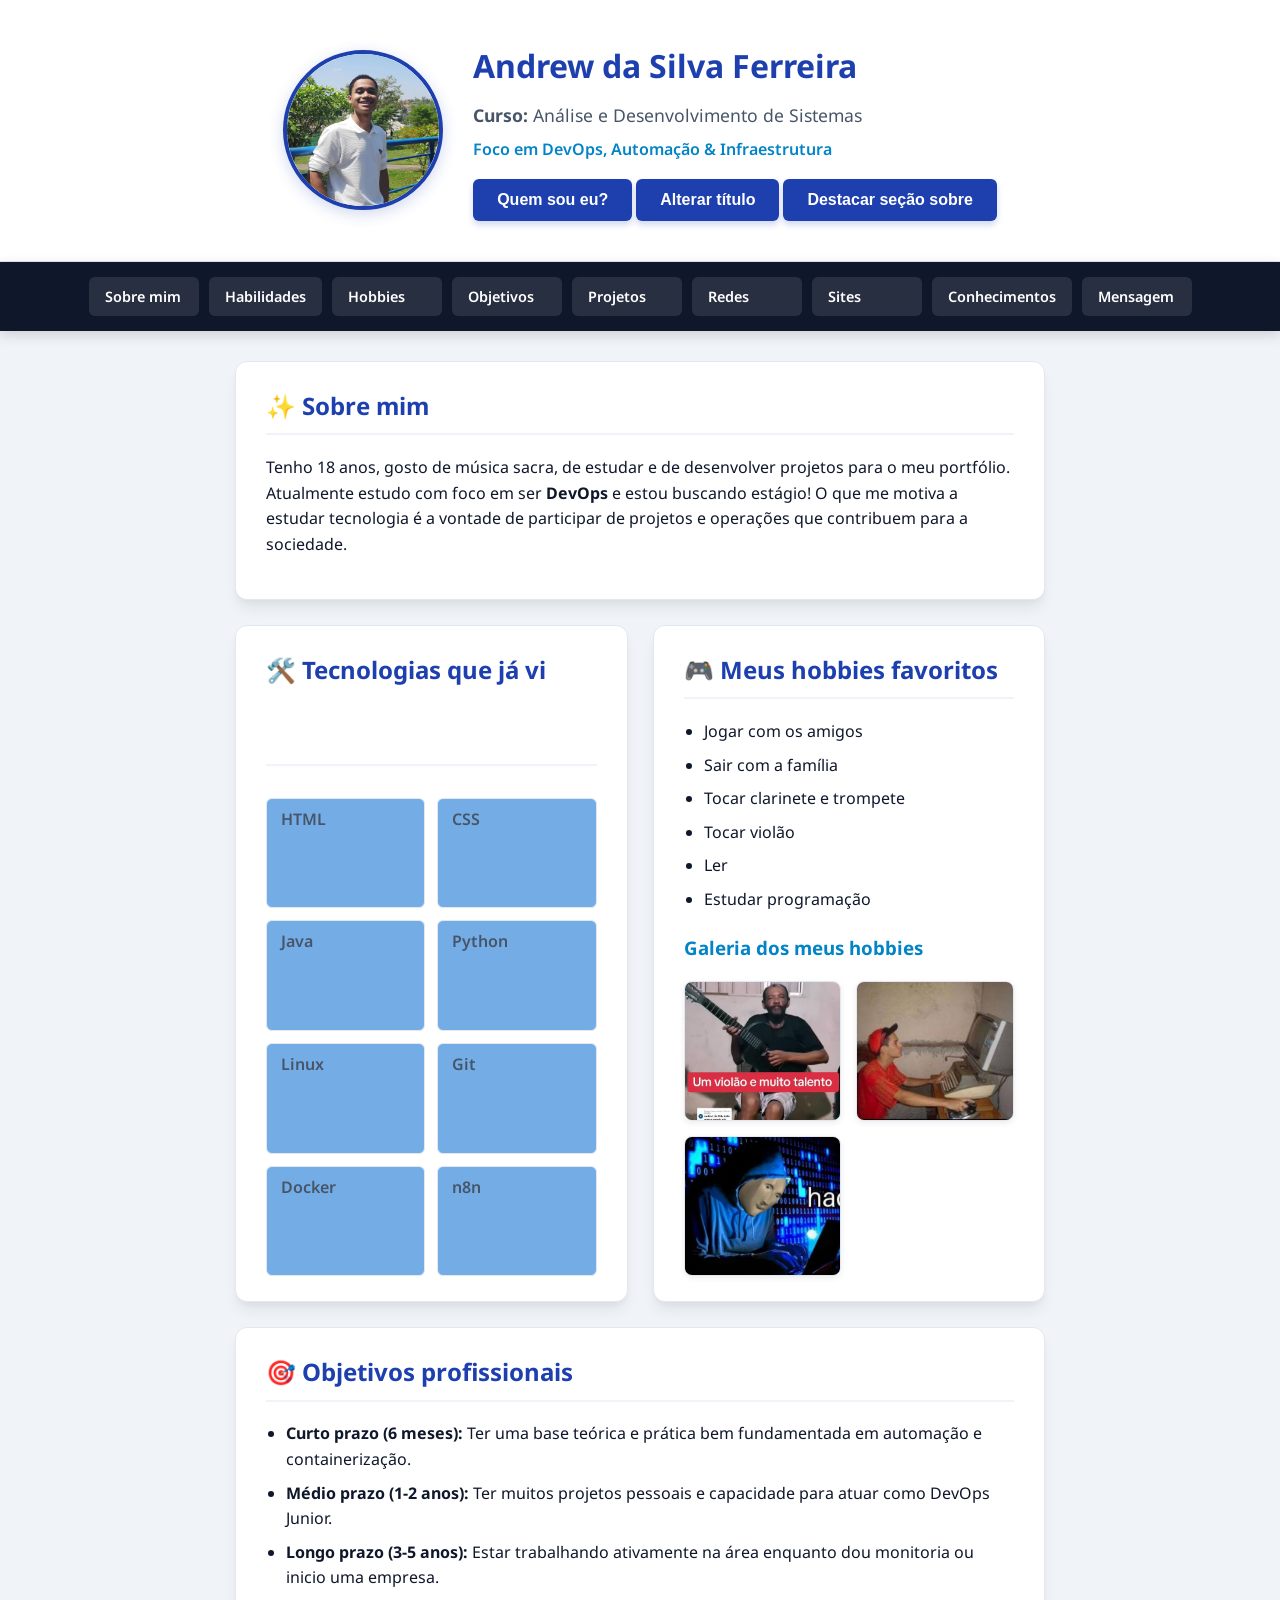
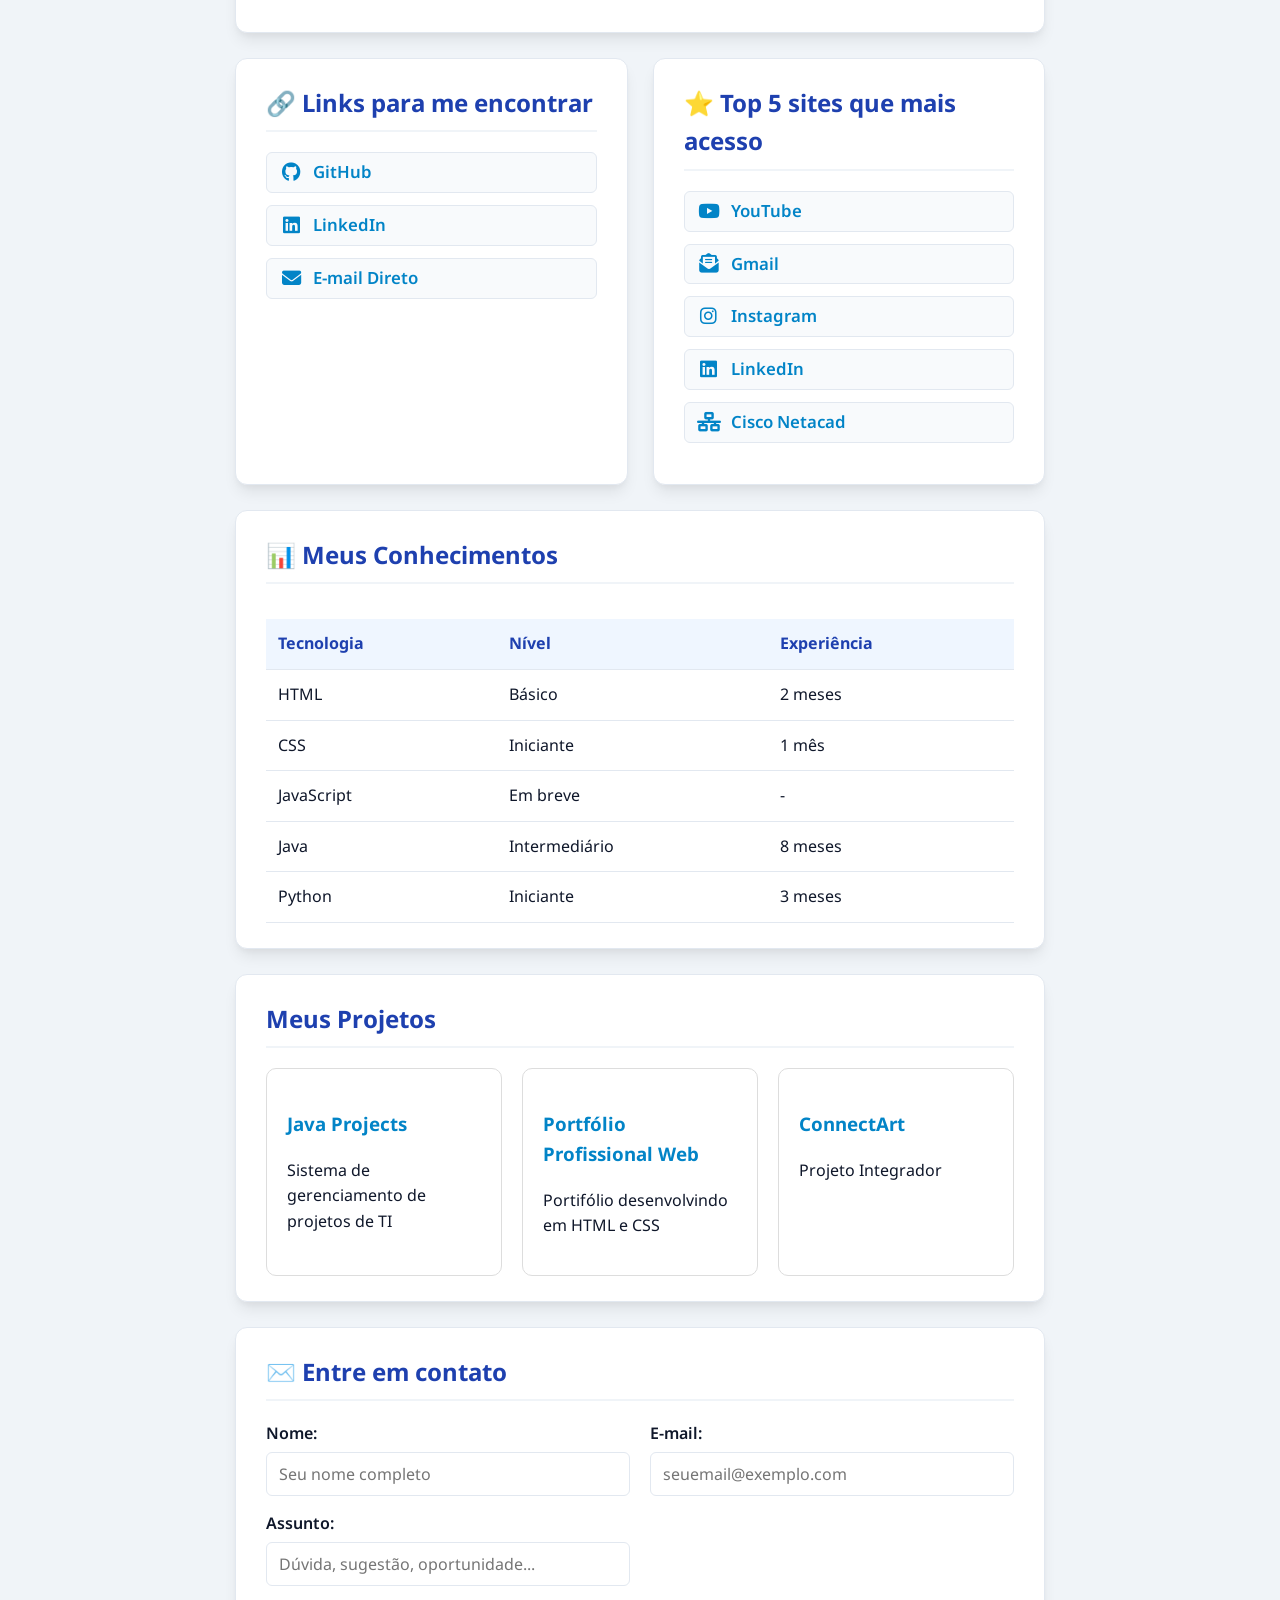
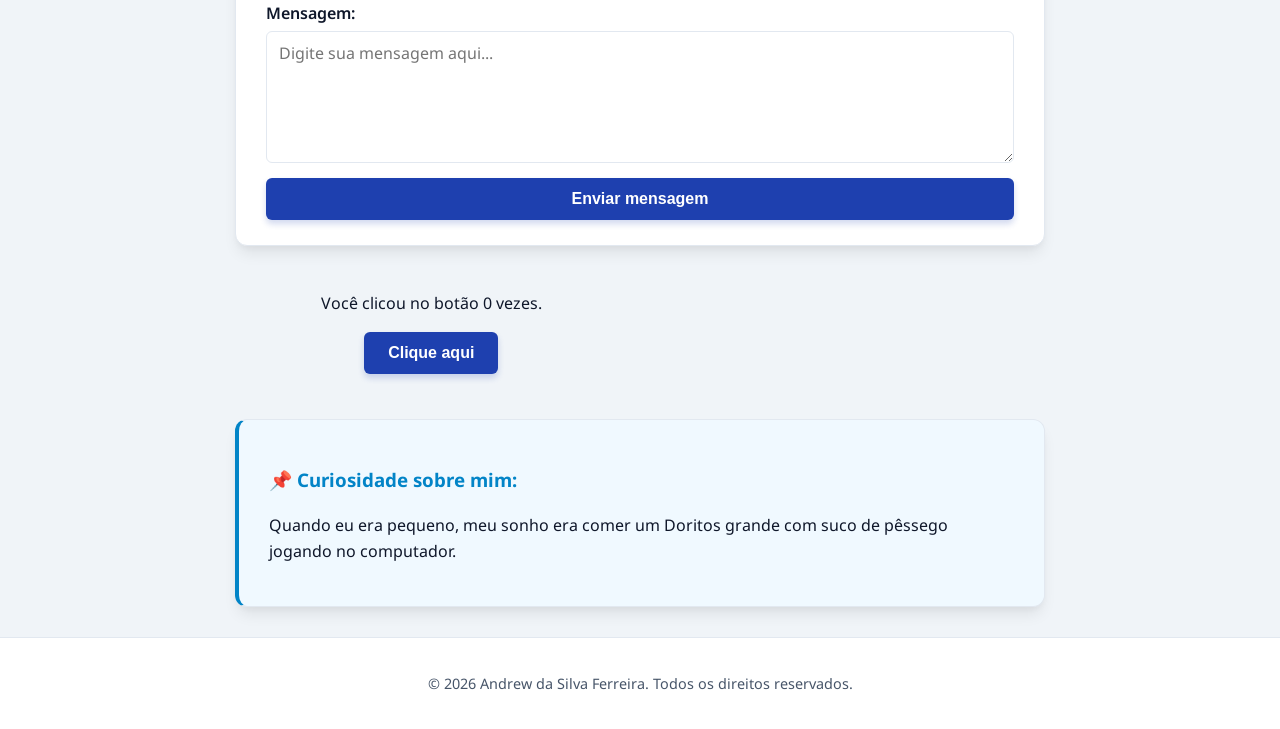
<file: Aula13/index.html>
<!DOCTYPE html>
<html lang="pt-BR">
<head>
    <meta charset="UTF-8">
    <meta name="viewport" content="width=device-width, initial-scale=1.0">
    <title>Portfólio Profissional - Andrew da Silva Ferreira</title>
    <link rel="stylesheet" href="https://cdnjs.cloudflare.com/ajax/libs/font-awesome/6.5.1/css/all.min.css">
    <link rel="stylesheet" href="css/style.css">
</head>
<body>

    <header>
        <div class="header-container">
            <img src="images/lindao2.jpg" alt="Foto de perfil de Andrew - sorrindo em frente ao computador">
            <div class="header-info">
                <h1 id="titulo-principal">Andrew da Silva Ferreira</h1>
                <p class="subtitulo"><strong>Curso:</strong> Análise e Desenvolvimento de Sistemas</p>
                <p class="tagline">Foco em DevOps, Automação & Infraestrutura</p>
                <button onclick="apresentacao()">Quem sou eu?</button>
                <button onclick="alterarTitulo()">Alterar título</button>
                <button onclick="destacarSobre()">Destacar seção sobre</button>
            </div>
        </div>
    </header>

    <nav>
        <a href="#sobre">Sobre mim</a>
        <a href="#habilidades">Habilidades</a>
        <a href="#hobbies">Hobbies</a>
        <a href="#objetivos">Objetivos</a>
        <a href="#projetos">Projetos</a>
        <a href="#contato">Redes</a>
        <a href="#sites">Sites</a>
        <a href="#conhecimentos">Conhecimentos</a>
        <a href="#contato-form">Mensagem</a>
    </nav>

    <main>
        <section id="sobre" class="card">
            <h2>✨ Sobre mim</h2>
            <p>
                Tenho 18 anos, gosto de música sacra, de estudar e de desenvolver projetos para o meu portfólio.
                Atualmente estudo com foco em ser <strong>DevOps</strong> e estou buscando estágio! 
                O que me motiva a estudar tecnologia é a vontade de participar de projetos e operações que contribuem para a sociedade.
            </p>
        </section>

        <section id="habilidades-lista" class="card">
            <h2>🛠️ Tecnologias que já vi</h2>
            <span class="hab-item">HTML</span>
            <span class="hab-item">CSS</span>
            <span class="hab-item">Java</span>
            <span class="hab-item">Python</span>
            <span class="hab-item">Linux</span>
            <span class="hab-item">Git</span>
            <span class="hab-item">Docker</span>
            <span class="hab-item">n8n</span>
        </section>

        <section id="hobbies" class="card">
            <h2>🎮 Meus hobbies favoritos</h2>
            <ul>
                <li>Jogar com os amigos</li>
                <li>Sair com a família</li>
                <li>Tocar clarinete e trompete</li>
                <li>Tocar violão</li>
                <li>Ler</li>
                <li>Estudar programação</li>
            </ul>

            <h3>Galeria dos meus hobbies</h3>
            <div class="galeria-hobbies">
                <img src="images/violao.jpg" alt="Homem tocando violão">
                <img src="images/computador.jpeg" alt="Menino jogando no computador">
                <img src="images/estudar.jpg" alt="Homem programando">
            </div>
        </section>

        <section id="objetivos" class="card">
            <h2>🎯 Objetivos profissionais</h2>
            <ul class="lista-objetivos">
                <li><strong>Curto prazo (6 meses):</strong> Ter uma base teórica e prática bem fundamentada em automação e containerização.</li>
                <li><strong>Médio prazo (1-2 anos):</strong> Ter muitos projetos pessoais e capacidade para atuar como DevOps Junior.</li>
                <li><strong>Longo prazo (3-5 anos):</strong> Estar trabalhando ativamente na área enquanto dou monitoria ou inicio uma empresa.</li>
            </ul>
        </section>

        <section id="contato" class="card">
            <h2>🔗 Links para me encontrar</h2>
            <ul class="lista-icones">
                <li>
                    <a href="https://github.com/andrewdferreira" target="_blank">
                        <i class="fa-brands fa-github"></i> GitHub
                    </a>
                </li>
                <li>
                    <a href="https://www.linkedin.com/in/andrew-sferreira/" target="_blank">
                        <i class="fa-brands fa-linkedin"></i> LinkedIn
                    </a>
                </li>
                <li>
                    <a href="mailto:andrewdferreira@gmail.com">
                        <i class="fa-solid fa-envelope"></i> E-mail Direto
                    </a>
                </li>
            </ul>
        </section>

        <section id="sites" class="card">
            <h2>⭐ Top 5 sites que mais acesso</h2>
            <ol class="lista-icones">
                <li>
                    <a href="https://www.youtube.com/" target="_blank">
                        <i class="fa-brands fa-youtube icon-youtube"></i> YouTube
                    </a>
                </li>
                <li>
                    <a href="https://mail.google.com" target="_blank">
                        <i class="fa-solid fa-envelope-open-text icon-gmail"></i> Gmail
                    </a>
                </li>
                <li>
                    <a href="https://www.instagram.com/" target="_blank">
                        <i class="fa-brands fa-instagram icon-instagram"></i> Instagram
                    </a>
                </li>
                <li>
                    <a href="https://www.linkedin.com/" target="_blank">
                        <i class="fa-brands fa-linkedin icon-linkedin"></i> LinkedIn
                    </a>
                </li>
                <li>
                    <a href="https://www.netacad.com/" target="_blank">
                        <i class="fa-solid fa-network-wired icon-cisco"></i> Cisco Netacad
                    </a>
                </li>
            </ol>
        </section>

        <section id="conhecimentos" class="card">
            <h2>📊 Meus Conhecimentos</h2>
            <div class="tabela-container">
                <table>
                    <thead>
                        <tr>
                            <th>Tecnologia</th>
                            <th>Nível</th>
                            <th>Experiência</th>
                        </tr>
                    </thead>
                    <tbody>
                        <tr>
                            <td>HTML</td>
                            <td>Básico</td>
                            <td>2 meses</td>
                        </tr>
                        <tr>
                            <td>CSS</td>
                            <td>Iniciante</td>
                            <td>1 mês</td>
                        </tr>
                        <tr>
                            <td>JavaScript</td>
                            <td>Em breve</td>
                            <td>-</td>
                        </tr>
                        <tr>
                            <td>Java</td>
                            <td>Intermediário</td>
                            <td>8 meses</td>
                        </tr>
                        <tr>
                            <td>Python</td>
                            <td>Iniciante</td>
                            <td>3 meses</td>
                        </tr>
                    </tbody>
                </table>
            </div>
        </section>

        <section id="projetos" class="card">
            <h2>Meus Projetos</h2>
            <div class="projetos-grid">
                <div class="projeto-card">
                    <h3>Java Projects</h3>
                    <p>Sistema de gerenciamento de projetos de TI</p>
                </div>
                <div class="projeto-card">
                    <h3>Portfólio Profissional Web</h3>
                    <p>Portifólio desenvolvindo em HTML e CSS</p>
                </div>
                <div class="projeto-card">
                    <h3>ConnectArt</h3>
                    <p>Projeto Integrador</p>
                </div>
            </div>
        </section>

        <section id="contato-form" class="card">
            <h2>✉️ Entre em contato</h2>
            <form>
                <div class="form-group">
                    <label for="nomeContato">Nome:</label>
                    <input type="text" id="nomeContato" placeholder="Seu nome completo" required>
                </div>

                <div class="form-group">
                    <label for="emailContato">E-mail:</label>
                    <input type="email" id="emailContato" placeholder="seuemail@exemplo.com" required>
                </div>

                <div class="form-group">
                    <label for="assunto">Assunto:</label>
                    <input type="text" id="assunto" placeholder="Dúvida, sugestão, oportunidade...">
                </div>

                <div class="form-group">
                    <label for="mensagemContato">Mensagem:</label>
                    <textarea id="mensagemContato" rows="5" placeholder="Digite sua mensagem aqui..."></textarea>
                </div>

                <button type="submit">Enviar mensagem</button>
            </form>
        </section>

        <section class="cliques">
            <p>Você clicou no botão <span id="contador">0</span> vezes.</p>
            <button class="" onclick="contarClique()">Clique aqui</button>
        </section>

        <aside class="card curiosidade">
            <h3>📌 Curiosidade sobre mim:</h3>
            <p>Quando eu era pequeno, meu sonho era comer um Doritos grande com suco de pêssego jogando no computador.</p>
        </aside>
    </main>

    <footer>
        <p>&copy; 2026 Andrew da Silva Ferreira. Todos os direitos reservados.</p>
    </footer>

    <script src="js/script.js"></script>

</body>
</html>
</file>
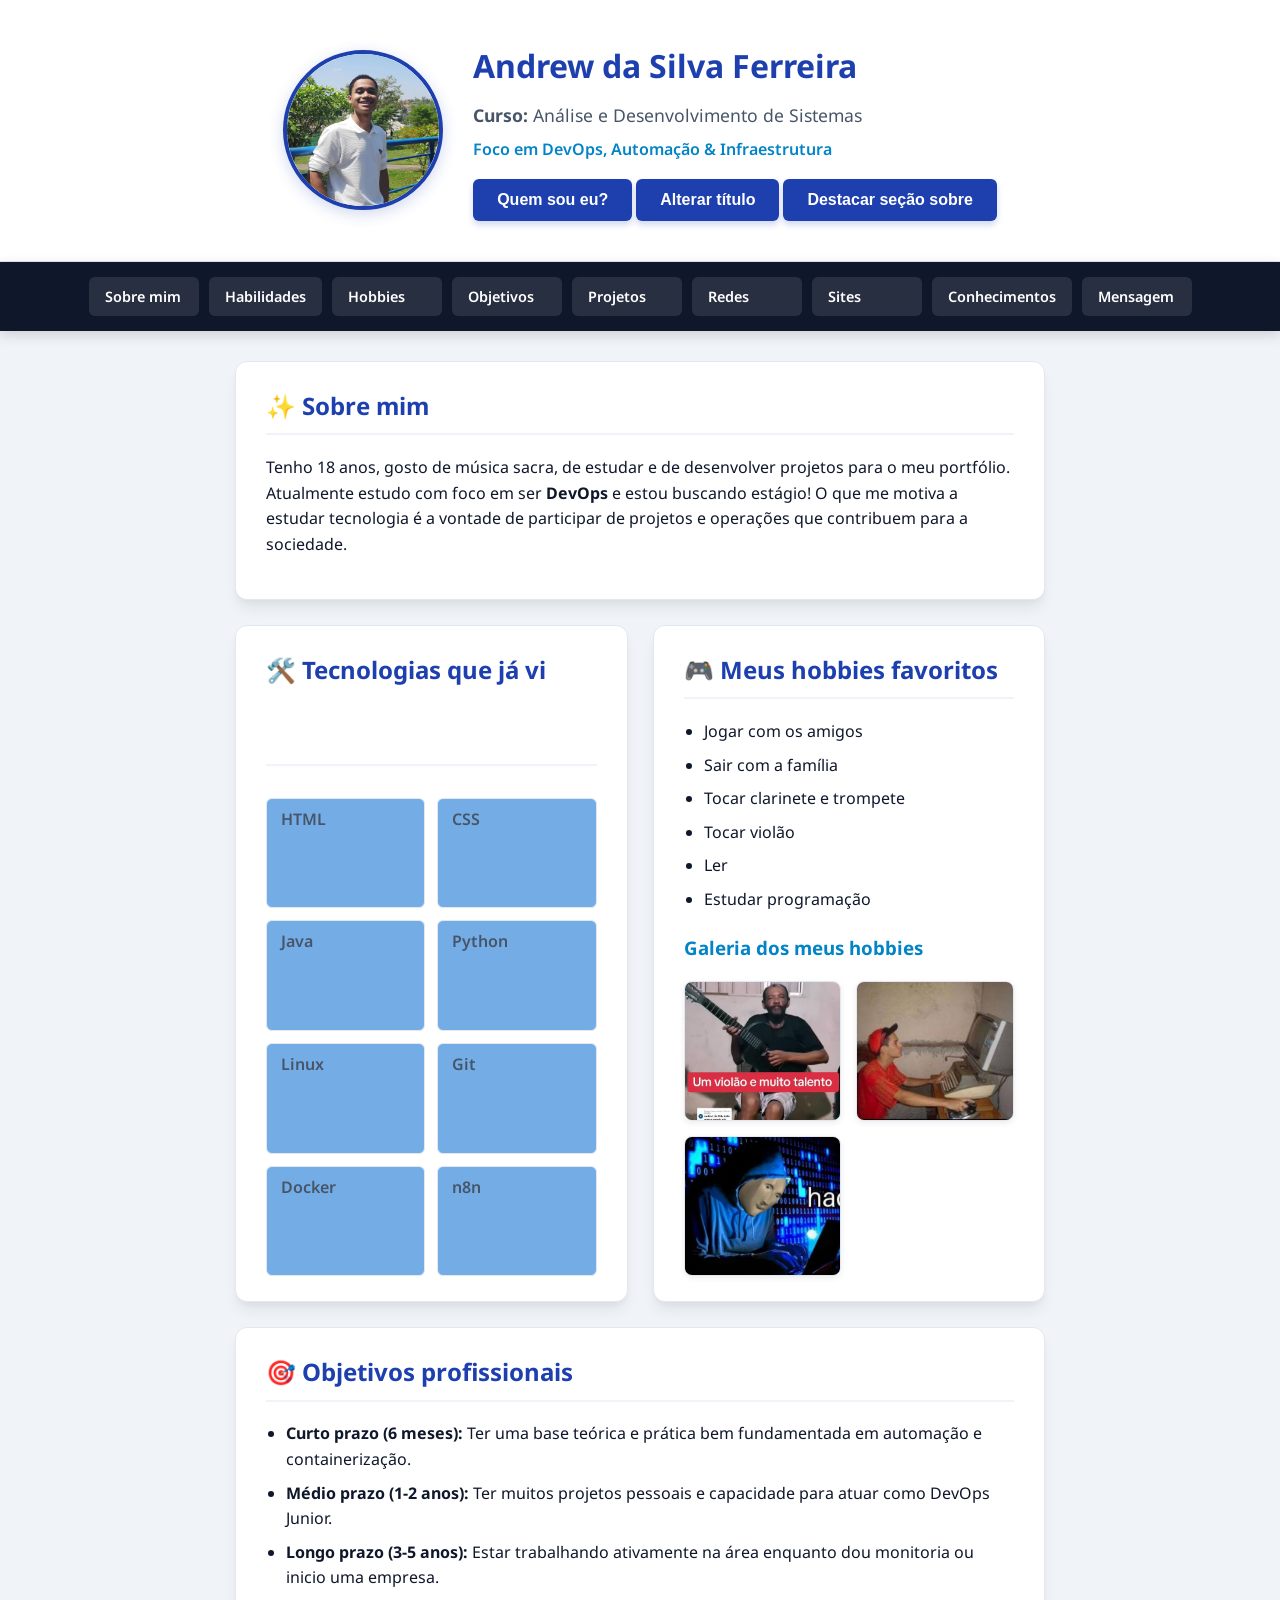
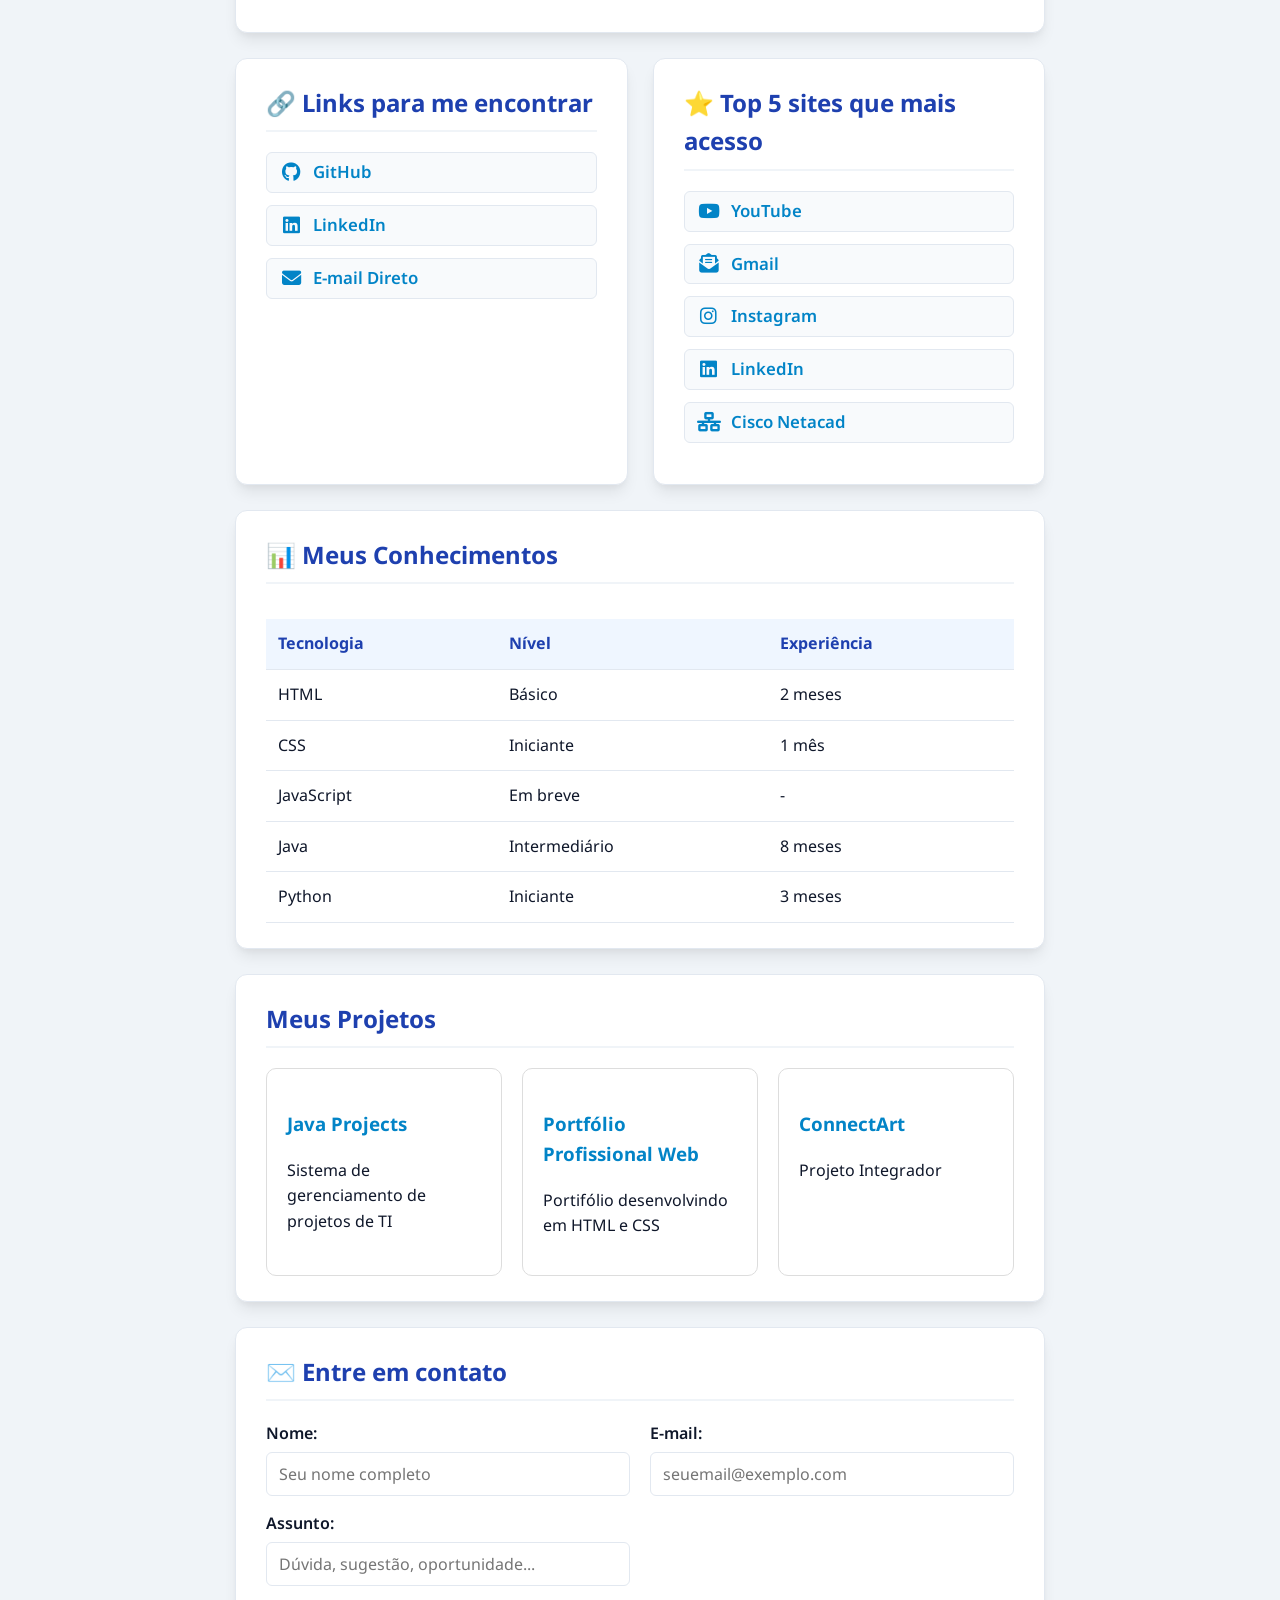
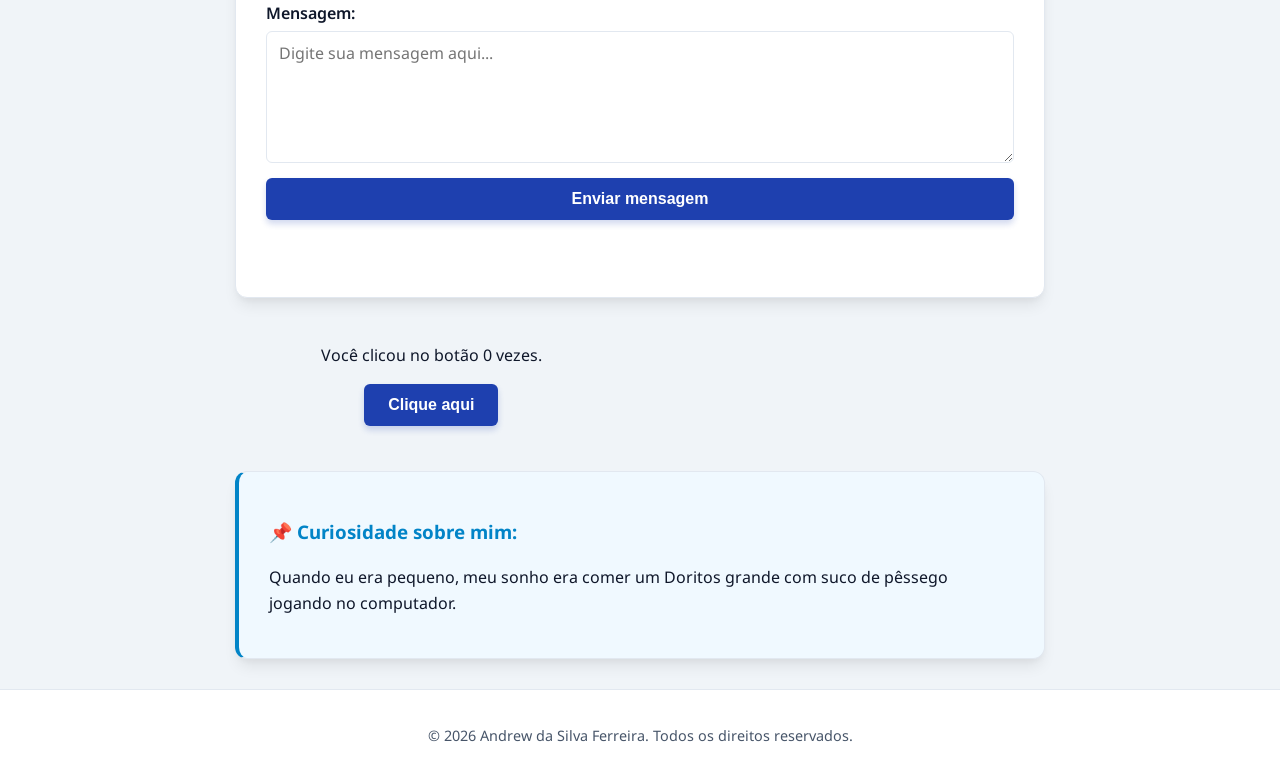
<file: Aula14/index.html>
<!DOCTYPE html>
<html lang="pt-BR">
<head>
    <meta charset="UTF-8">
    <meta name="viewport" content="width=device-width, initial-scale=1.0">
    <title>Portfólio Profissional - Andrew da Silva Ferreira</title>
    <link rel="stylesheet" href="https://cdnjs.cloudflare.com/ajax/libs/font-awesome/6.5.1/css/all.min.css">
    <link rel="stylesheet" href="css/style.css">
    <script src="js/script.js" defer></script>
</head>
<body>

    <header>
        <div class="header-container">
            <img src="images/lindao2.jpg" alt="Foto de perfil de Andrew - sorrindo em frente ao computador">
            <div class="header-info">
                <h1 id="titulo-principal">Andrew da Silva Ferreira</h1>
                <p class="subtitulo"><strong>Curso:</strong> Análise e Desenvolvimento de Sistemas</p>
                <p class="tagline">Foco em DevOps, Automação & Infraestrutura</p>
                <button onclick="apresentacao()">Quem sou eu?</button>
                <button onclick="alterarTitulo()">Alterar título</button>
                <button onclick="destacarSobre()">Destacar seção sobre</button>
            </div>
        </div>
    </header>

    <nav>
        <a href="#sobre">Sobre mim</a>
        <a href="#habilidades">Habilidades</a>
        <a href="#hobbies">Hobbies</a>
        <a href="#objetivos">Objetivos</a>
        <a href="#projetos">Projetos</a>
        <a href="#contato">Redes</a>
        <a href="#sites">Sites</a>
        <a href="#conhecimentos">Conhecimentos</a>
        <a href="#contato-form">Mensagem</a>
    </nav>

    <main>
        <section id="sobre" class="card">
            <h2>✨ Sobre mim</h2>
            <p>
                Tenho 18 anos, gosto de música sacra, de estudar e de desenvolver projetos para o meu portfólio.
                Atualmente estudo com foco em ser <strong>DevOps</strong> e estou buscando estágio! 
                O que me motiva a estudar tecnologia é a vontade de participar de projetos e operações que contribuem para a sociedade.
            </p>
        </section>

        <section id="habilidades-lista" class="card">
            <h2>🛠️ Tecnologias que já vi</h2>
            <span class="hab-item">HTML</span>
            <span class="hab-item">CSS</span>
            <span class="hab-item">Java</span>
            <span class="hab-item">Python</span>
            <span class="hab-item">Linux</span>
            <span class="hab-item">Git</span>
            <span class="hab-item">Docker</span>
            <span class="hab-item">n8n</span>
        </section>

        <section id="hobbies" class="card">
            <h2>🎮 Meus hobbies favoritos</h2>
            <ul>
                <li>Jogar com os amigos</li>
                <li>Sair com a família</li>
                <li>Tocar clarinete e trompete</li>
                <li>Tocar violão</li>
                <li>Ler</li>
                <li>Estudar programação</li>
            </ul>

            <h3>Galeria dos meus hobbies</h3>
            <div class="galeria-hobbies">
                <img src="images/violao.jpg" alt="Homem tocando violão">
                <img src="images/computador.jpeg" alt="Menino jogando no computador">
                <img src="images/estudar.jpg" alt="Homem programando">
            </div>
        </section>

        <section id="objetivos" class="card">
            <h2>🎯 Objetivos profissionais</h2>
            <ul class="lista-objetivos">
                <li><strong>Curto prazo (6 meses):</strong> Ter uma base teórica e prática bem fundamentada em automação e containerização.</li>
                <li><strong>Médio prazo (1-2 anos):</strong> Ter muitos projetos pessoais e capacidade para atuar como DevOps Junior.</li>
                <li><strong>Longo prazo (3-5 anos):</strong> Estar trabalhando ativamente na área enquanto dou monitoria ou inicio uma empresa.</li>
            </ul>
        </section>

        <section id="contato" class="card">
            <h2>🔗 Links para me encontrar</h2>
            <ul class="lista-icones">
                <li>
                    <a href="https://github.com/andrewdferreira" target="_blank">
                        <i class="fa-brands fa-github"></i> GitHub
                    </a>
                </li>
                <li>
                    <a href="https://www.linkedin.com/in/andrew-sferreira/" target="_blank">
                        <i class="fa-brands fa-linkedin"></i> LinkedIn
                    </a>
                </li>
                <li>
                    <a href="mailto:andrewdferreira@gmail.com">
                        <i class="fa-solid fa-envelope"></i> E-mail Direto
                    </a>
                </li>
            </ul>
        </section>

        <section id="sites" class="card">
            <h2>⭐ Top 5 sites que mais acesso</h2>
            <ol class="lista-icones">
                <li>
                    <a href="https://www.youtube.com/" target="_blank">
                        <i class="fa-brands fa-youtube icon-youtube"></i> YouTube
                    </a>
                </li>
                <li>
                    <a href="https://mail.google.com" target="_blank">
                        <i class="fa-solid fa-envelope-open-text icon-gmail"></i> Gmail
                    </a>
                </li>
                <li>
                    <a href="https://www.instagram.com/" target="_blank">
                        <i class="fa-brands fa-instagram icon-instagram"></i> Instagram
                    </a>
                </li>
                <li>
                    <a href="https://www.linkedin.com/" target="_blank">
                        <i class="fa-brands fa-linkedin icon-linkedin"></i> LinkedIn
                    </a>
                </li>
                <li>
                    <a href="https://www.netacad.com/" target="_blank">
                        <i class="fa-solid fa-network-wired icon-cisco"></i> Cisco Netacad
                    </a>
                </li>
            </ol>
        </section>

        <section id="conhecimentos" class="card">
            <h2>📊 Meus Conhecimentos</h2>
            <div class="tabela-container">
                <table>
                    <thead>
                        <tr>
                            <th>Tecnologia</th>
                            <th>Nível</th>
                            <th>Experiência</th>
                        </tr>
                    </thead>
                    <tbody>
                        <tr>
                            <td>HTML</td>
                            <td>Básico</td>
                            <td>2 meses</td>
                        </tr>
                        <tr>
                            <td>CSS</td>
                            <td>Iniciante</td>
                            <td>1 mês</td>
                        </tr>
                        <tr>
                            <td>JavaScript</td>
                            <td>Em breve</td>
                            <td>-</td>
                        </tr>
                        <tr>
                            <td>Java</td>
                            <td>Intermediário</td>
                            <td>8 meses</td>
                        </tr>
                        <tr>
                            <td>Python</td>
                            <td>Iniciante</td>
                            <td>3 meses</td>
                        </tr>
                    </tbody>
                </table>
            </div>
        </section>

        <section id="projetos" class="card">
            <h2>Meus Projetos</h2>
            <div class="projetos-grid">
                <div class="projeto-card">
                    <h3>Java Projects</h3>
                    <p>Sistema de gerenciamento de projetos de TI</p>
                </div>
                <div class="projeto-card">
                    <h3>Portfólio Profissional Web</h3>
                    <p>Portifólio desenvolvindo em HTML e CSS</p>
                </div>
                <div class="projeto-card">
                    <h3>ConnectArt</h3>
                    <p>Projeto Integrador</p>
                </div>
            </div>
        </section>

        <section id="contato-form" class="card">
            <h2>✉️ Entre em contato</h2>
            <form id="formulario">
                <div class="form-group">
                    <label for="nomeContato">Nome:</label>
                    <input type="text" id="nomeContato" placeholder="Seu nome completo"  minlength="3">
                </div>

                <div class="form-group">
                    <label for="emailContato">E-mail:</label>
                    <input type="email" id="emailContato" placeholder="seuemail@exemplo.com" >
                </div>

                <div class="form-group">
                    <label for="assunto">Assunto:</label>
                    <input type="text" id="assunto" placeholder="Dúvida, sugestão, oportunidade...">
                </div>

                <div class="form-group">
                    <label for="mensagemContato">Mensagem:</label>
                    <textarea id="mensagemContato" rows="5" placeholder="Digite sua mensagem aqui..."  minlength="10"></textarea>
                </div>

                <button type="submit">Enviar mensagem</button>
                <p id="feedback"></p>
            </form>
        </section>

        <section class="cliques">
            <p>Você clicou no botão <span id="contador">0</span> vezes.</p>
            <button class="" onclick="contarClique()">Clique aqui</button>
        </section>

        <aside class="card curiosidade">
            <h3>📌 Curiosidade sobre mim:</h3>
            <p>Quando eu era pequeno, meu sonho era comer um Doritos grande com suco de pêssego jogando no computador.</p>
        </aside>
    </main>

    <footer>
        <p>&copy; 2026 Andrew da Silva Ferreira. Todos os direitos reservados.</p>
    </footer>


</body>
</html>
</file>
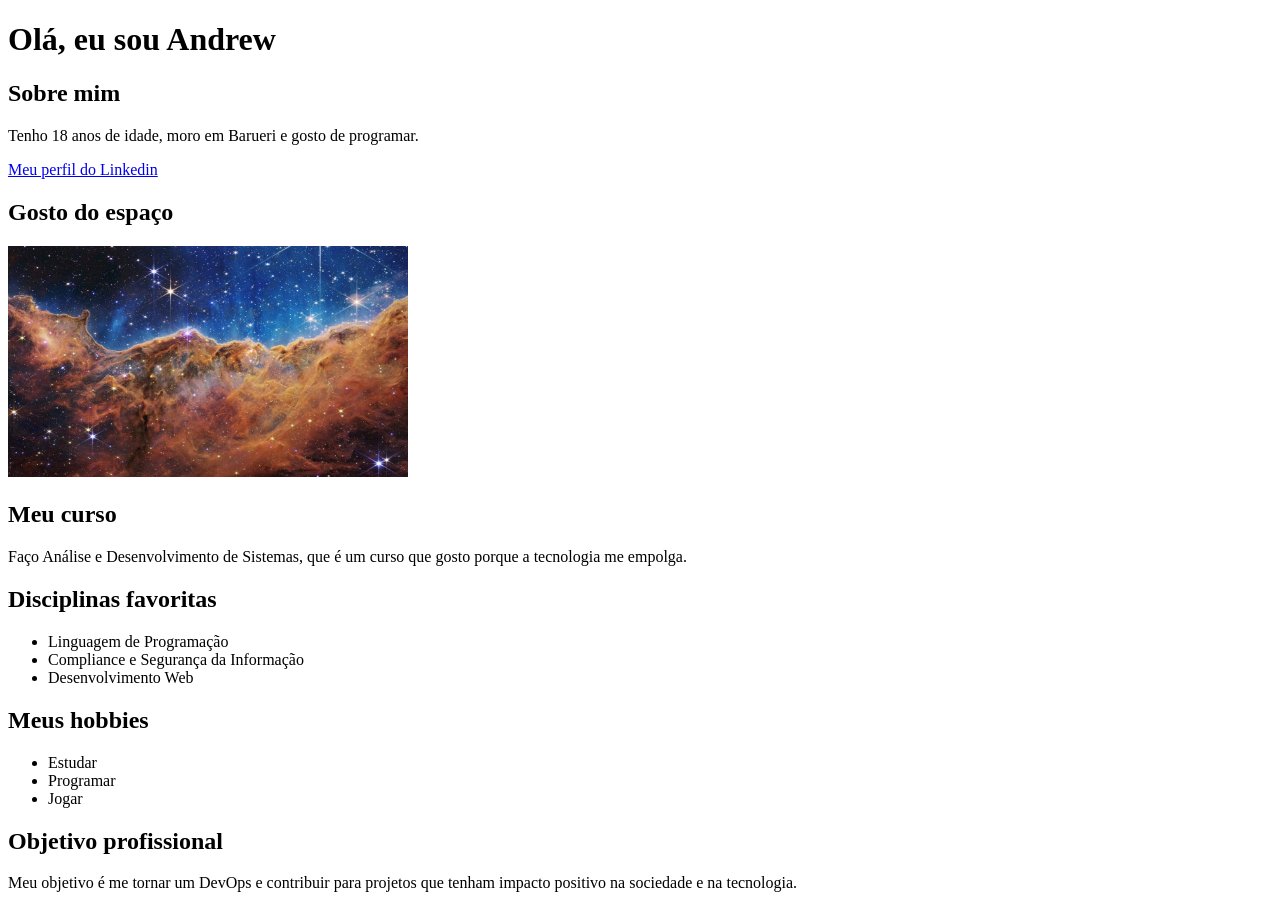
<file: Aula2/index.html>
<!DOCTYPE html>
<html>
<head>
    <title>Página do Andrew</title>
</head>
<body>
    
    <h1>Olá, eu sou Andrew</h1>

    <h2>Sobre mim</h2>
    <p>Tenho 18 anos de idade, moro em Barueri e gosto de programar.</p>
    <a href="https://www.linkedin.com/in/andrew-sferreira/">Meu perfil do Linkedin</a>

    <h2>Gosto do espaço</h2>
    <img src="images/fotoJamesWebb.jpg" alt="Imagem do espaço" width="400">

    <h2>Meu curso</h2>
    <p>Faço Análise e Desenvolvimento de Sistemas, que é um curso que gosto porque a tecnologia me empolga.</p>

    <h2>Disciplinas favoritas</h2>
    <ul>
        <li>Linguagem de Programação</li>
        <li>Compliance e Segurança da Informação</li>
        <li>Desenvolvimento Web</li>
    </ul>

    <h2>Meus hobbies</h2>
    <ul>
        <li>Estudar</li>
        <li>Programar</li>
        <li>Jogar</li>
    </ul>

    <h2>Objetivo profissional</h2>
    <p>Meu objetivo é me tornar um DevOps e contribuir para projetos que tenham impacto positivo na sociedade e na tecnologia.</p>

</body>
</html>
</file>
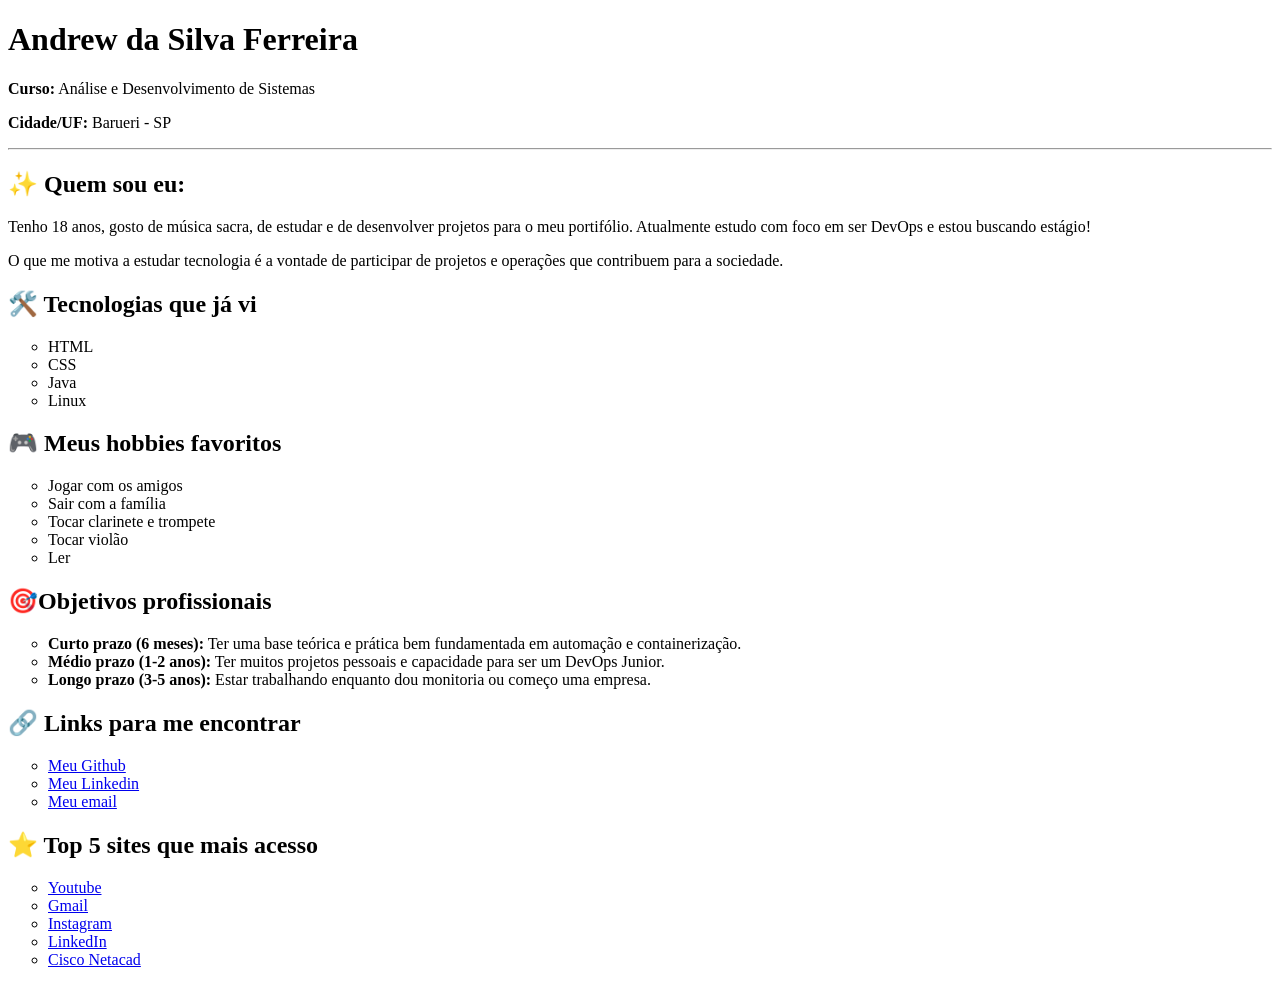
<file: Aula3/index.html>
<!DOCTYPE html>
<html lang="pt-BR">
<head>
    <meta charset="UTF-8">
    <meta name="viewport" content="width=device-width, initial-scale=1.0">
    <title>Cartão de Visita - Andrew Ferreira</title>
</head>
<body>

    <h1>Andrew da Silva Ferreira</h1>
    <p><strong>Curso:</strong> Análise e Desenvolvimento de Sistemas</p>
    <p><strong>Cidade/UF:</strong> Barueri - SP</p>

    <hr>
    
    <h2>✨ Quem sou eu:</h2>
    <p>Tenho 18 anos, gosto de música sacra, de estudar e
         de desenvolver projetos para o meu portifólio.
        Atualmente estudo com foco em ser DevOps e estou buscando estágio!
    </p>

    <p>O que me motiva a estudar tecnologia é a vontade de 
        participar de projetos e operações que contribuem para
        a sociedade. 
    </p>
    
    <h2>🛠️ Tecnologias que já vi</h2>
    
    <ul type="circle">
        <li>HTML</li>
        <li>CSS</li>
        <li>Java</li>
        <li>Linux</li>
    </ul>


    <h2>🎮 Meus hobbies favoritos</h2>
    <ul type="circle">
        <li>Jogar com os amigos</li>
        <li>Sair com a família</li>
        <li>Tocar clarinete e trompete</li>
        <li>Tocar violão</li>
        <li>Ler</li>
    </ul>

    <h2>🎯Objetivos profissionais</h2>
    <ul type="circle">
        <li><strong>Curto prazo (6 meses):</strong> Ter uma base teórica e prática bem fundamentada em automação e containerização.</li>
        <li><strong>Médio prazo (1-2 anos):</strong> Ter muitos projetos pessoais e capacidade para ser um DevOps Junior.</li>
        <li><strong>Longo prazo (3-5 anos):</strong> Estar trabalhando enquanto dou monitoria ou começo uma empresa.</li>
    </ul>

    <h2>🔗 Links para me encontrar</h2>
    <ul type="circle">
        <li><a href="https://github.com/andrewdferreira">Meu Github</a></li>
        <li><a href="https://www.linkedin.com/in/andrew-sferreira/">Meu Linkedin</a></li>
        <li><a href="andrewdferreira@gmail.com">Meu email</a></li>
    </ul>

    <h2>⭐ Top 5 sites que mais acesso</h2>
    <ul type="circle">
        <li><a href="https://www.youtube.com/" target="_blank">Youtube</a></li>
        <li><a href="https://mail.google.com" target="_blank">Gmail</a></li>
        <li><a href="https://www.instagram.com/" target="_blank">Instagram</a></li>
        <li><a href="https://www.linkedin.com/" target="_blank">LinkedIn</a></li>
        <li><a href="https://www.netacad.com/" target="_blank">Cisco Netacad</a></li>
    </ul>

</body>
</html>
</file>
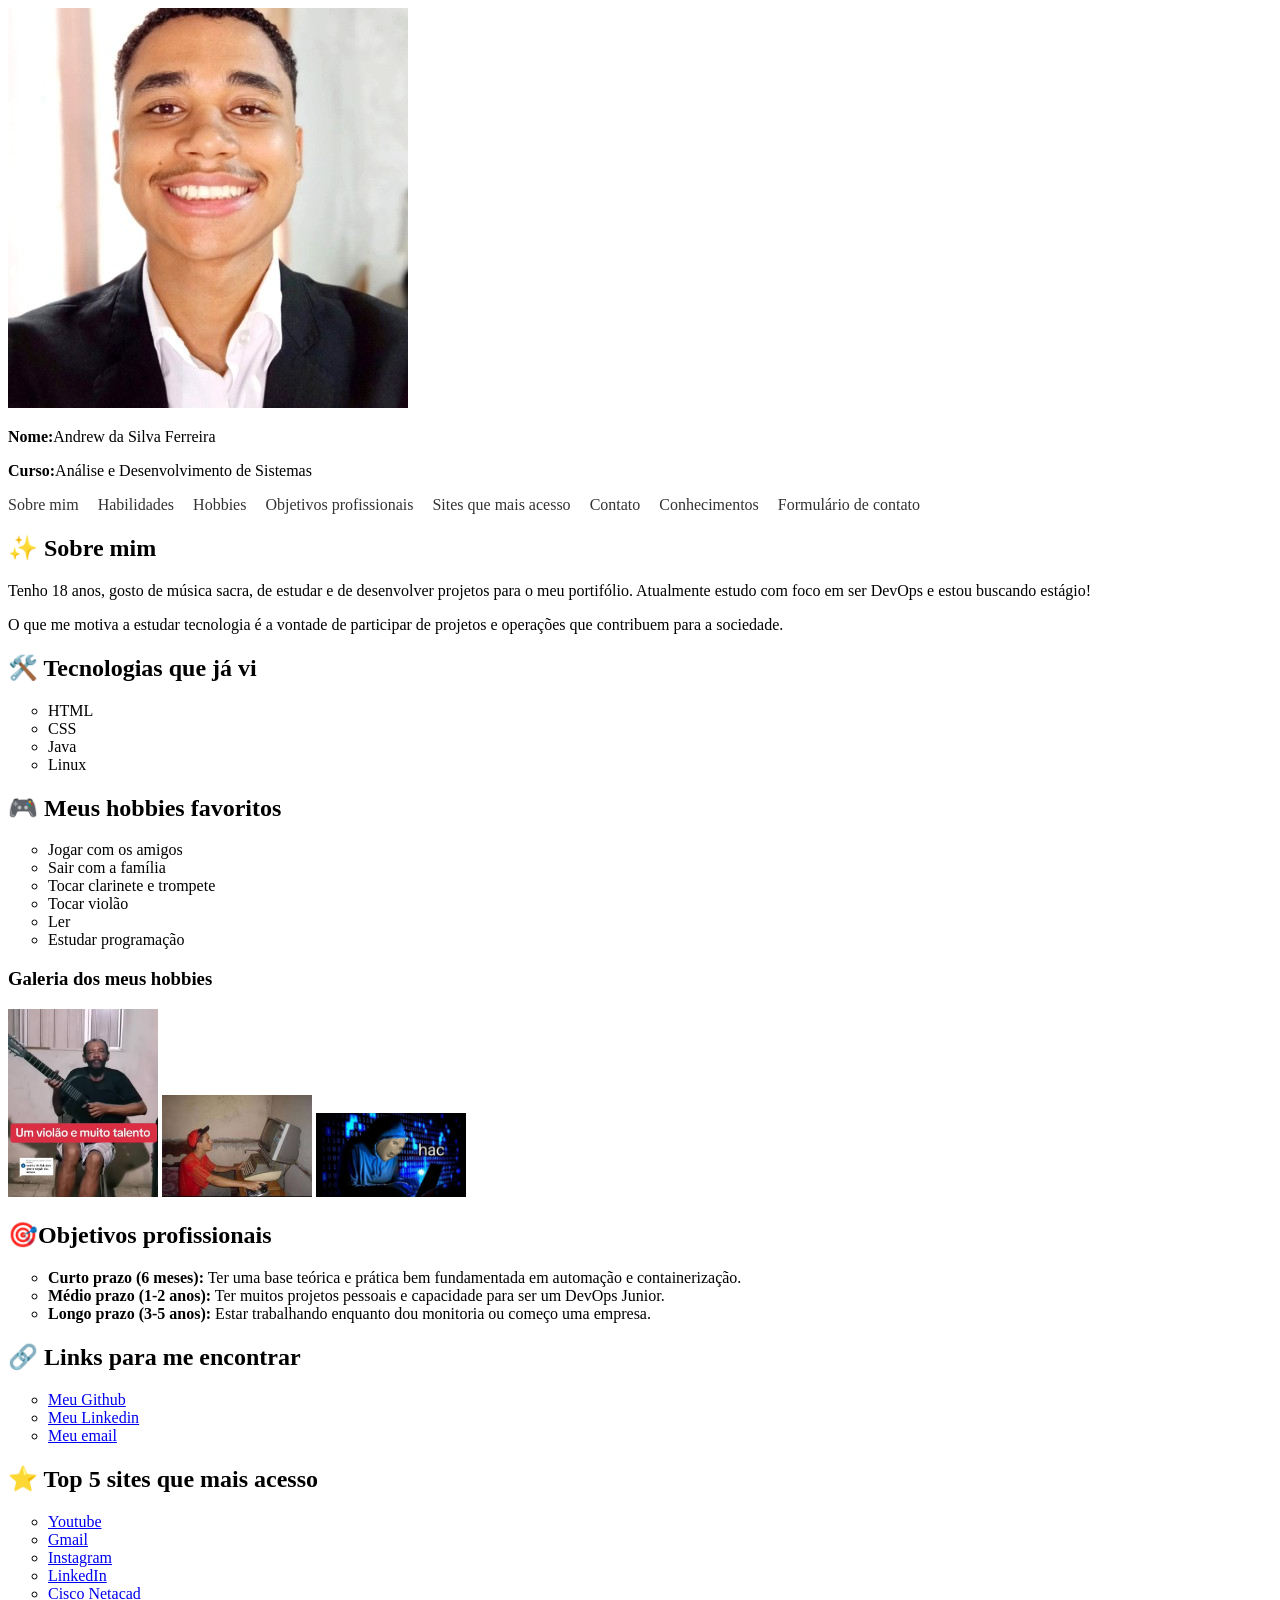
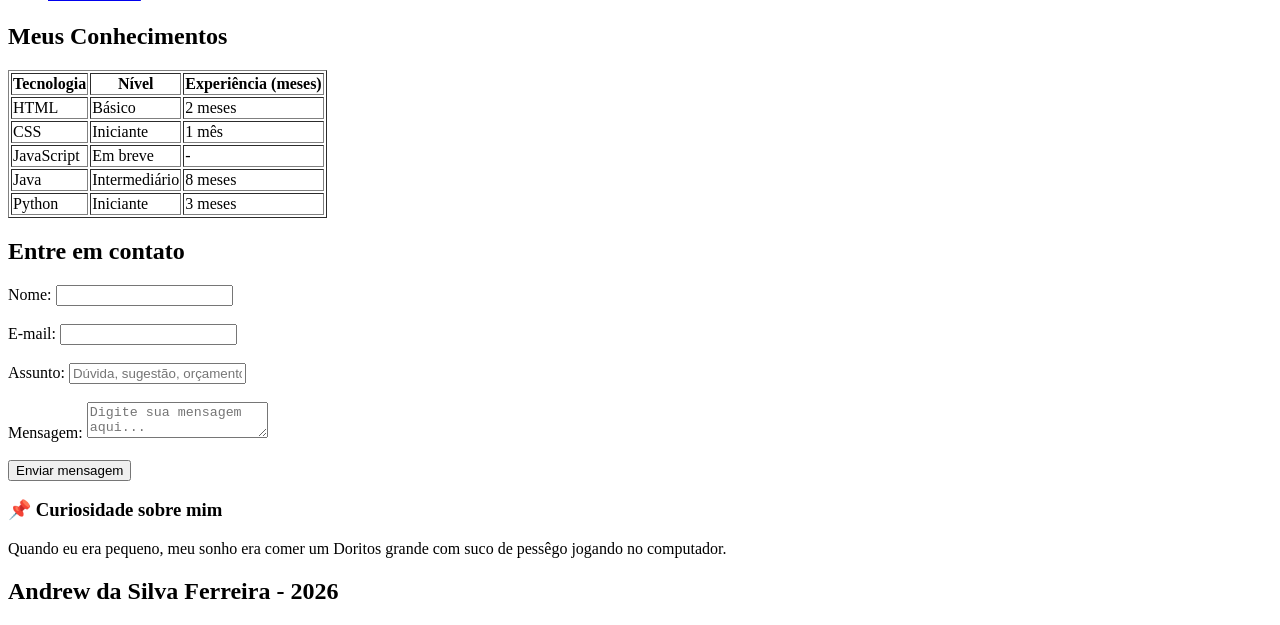
<file: Aula5/index.html>
<!DOCTYPE html>
<html lang="pt-BR">
<head>
    <meta charset="UTF-8">
    <title>Portifólio Profissional 2.0 - Imagens, Tabelas e Formulários</title>
    <style>
    html {
        scroll-behavior: smooth;
    }
    nav a {
        margin-right: 15px;
        text-decoration: none;
        color: #333;
    }
    </style>
</head>
<body>

    <header>
        <img src="images/lindaojpg.jpg" alt="Foto de perfil de Andrew - sorrindo em frente ao computador">
        <p><strong>Nome:</strong>Andrew da Silva Ferreira</p>
        <p><strong>Curso:</strong>Análise e Desenvolvimento de Sistemas</p>
    </header>

        <nav>
        <a href="#sobre">Sobre mim</a>
        <a href="#habilidades">Habilidades</a>
        <a href="hobbies">Hobbies</a>
        <a href="objetivos">Objetivos profissionais</a>
        <a href="sites">Sites que mais acesso</a>
        <a href="#contato">Contato</a>
        <a href="#conhecimentos">Conhecimentos</a>
        <a href="#contato-form">Formulário de contato</a>
    </nav>

    <main>
        <section id="sobre">
            <h2>✨ Sobre mim</h2>
            <p>Tenho 18 anos, gosto de música sacra, de estudar e
                de desenvolver projetos para o meu portifólio.
                Atualmente estudo com foco em ser DevOps e estou buscando estágio!
            </p>

            <p>O que me motiva a estudar tecnologia é a vontade de 
                participar de projetos e operações que contribuem para
                a sociedade. 
            </p>
        </section>

        <section id="habilidades">
            <h2>🛠️ Tecnologias que já vi</h2>
    
            <ul type="circle">
                <li>HTML</li>
                <li>CSS</li>
                <li>Java</li>
                <li>Linux</li>
            </ul>
        </section>

        <section id="hobbies">
            <h2>🎮 Meus hobbies favoritos</h2>
            <ul type="circle">
                <li>Jogar com os amigos</li>
                <li>Sair com a família</li>
                <li>Tocar clarinete e trompete</li>
                <li>Tocar violão</li>
                <li>Ler</li>
                <li>Estudar programação</li>
            </ul>

            <h3>Galeria dos meus hobbies</h3>
                <img src="images/violao.jpg" alt="Tocar violão" width="150">
                <img src="images/computador.jpeg" alt="Jogar no computador com os amigos" width="150">
                <img src="images/estudar.jpg" alt="Estudar programação" width="150">

        </section>

        <section id="objetivos">
            <h2>🎯Objetivos profissionais</h2>
            <ul type="circle">
                <li><strong>Curto prazo (6 meses):</strong> Ter uma base teórica e prática bem fundamentada em automação e containerização.</li>
                <li><strong>Médio prazo (1-2 anos):</strong> Ter muitos projetos pessoais e capacidade para ser um DevOps Junior.</li>
                <li><strong>Longo prazo (3-5 anos):</strong> Estar trabalhando enquanto dou monitoria ou começo uma empresa.</li>
            </ul>
        </section>

        <section id="contato">
            <h2>🔗 Links para me encontrar</h2>
            <ul type="circle">
                <li><a href="https://github.com/andrewdferreira">Meu Github</a></li>
                <li><a href="https://www.linkedin.com/in/andrew-sferreira/">Meu Linkedin</a></li>
                <li><a href="andrewdferreira@gmail.com">Meu email</a></li>
            </ul>
        </section>

        <section id="sites">
            <h2>⭐ Top 5 sites que mais acesso</h2>
            <ul type="circle">
                <li><a href="https://www.youtube.com/" target="_blank">Youtube</a></li>
                <li><a href="https://mail.google.com" target="_blank">Gmail</a></li>
                <li><a href="https://www.instagram.com/" target="_blank">Instagram</a></li>
                <li><a href="https://www.linkedin.com/" target="_blank">LinkedIn</a></li>
                <li><a href="https://www.netacad.com/" target="_blank">Cisco Netacad</a></li>
            </ul>
        </section>

        <section id="conhecimentos">
            <h2>Meus Conhecimentos</h2>
            <table border="dashed">
                <tr>
                    <th>Tecnologia</th>
                    <th>Nível</th>
                    <th>Experiência (meses)</th>
                </tr>
                <tr>
                    <td>HTML</td>
                    <td>Básico</td>
                    <td>2 meses</td>
                </tr>
                <tr>
                    <td>CSS</td>
                    <td>Iniciante</td>
                    <td>1 mês</td>
                </tr>
                <tr>
                    <td>JavaScript</td>
                    <td>Em breve</td>
                    <td>-</td>
                </tr>
                <tr>
                    <td>Java</td>
                    <td>Intermediário</td>
                    <td>8 meses</td>
                </tr>
                <tr>
                    <td>Python</td>
                    <td>Iniciante</td>
                    <td>3 meses</td>
                </tr>
            </table>
        </section>

        <section id="contato-form">
            <h2>Entre em contato</h2>
    
            <form>
                <label for="nomeContato">Nome:</label>
                <input type="text" id="nomeContato" required>
                <br><br>

                <label for="emailContato">E-mail:</label>
                <input type="email" id="emailContato" required>
                <br><br>

                <label for="assunto">Assunto:</label>
                <input type="text" id="assunto" placeholder="Dúvida, sugestão, orçamento...">
                <br><br>

                <label for="mensagemContato">Mensagem:</label>
                <textarea id="mensagemContato" placeholder="Digite sua mensagem aqui..."></textarea>
                <br><br>

                <button type="submit">Enviar mensagem</button>
            </form>
        </section>
        
        <aside>
            <h3>📌 Curiosidade sobre mim</h3>
            <p>Quando eu era pequeno, meu sonho era comer um Doritos grande com suco de pessêgo jogando no computador.</p>
        </aside>
    </main>

    <footer>
        <h2>Andrew da Silva Ferreira - 2026</h2>
    </footer>

</body>
</html>
</file>
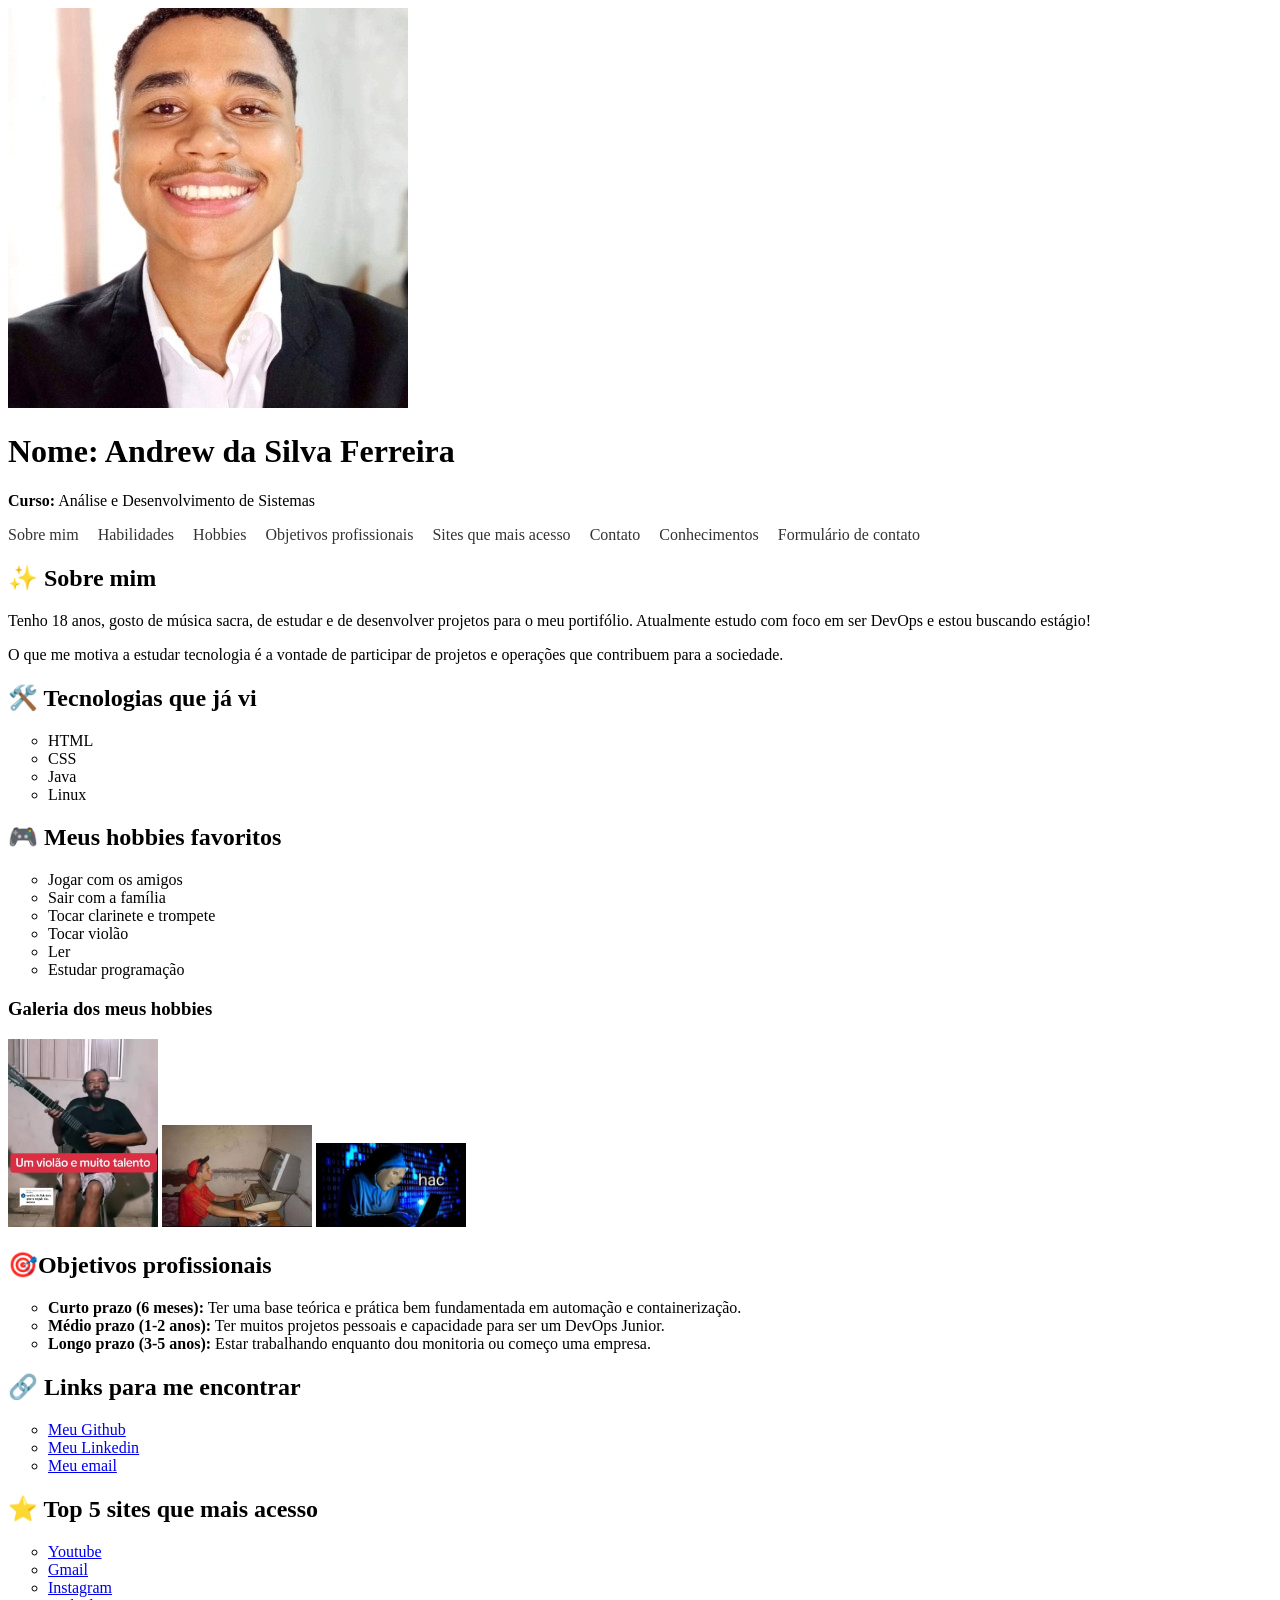
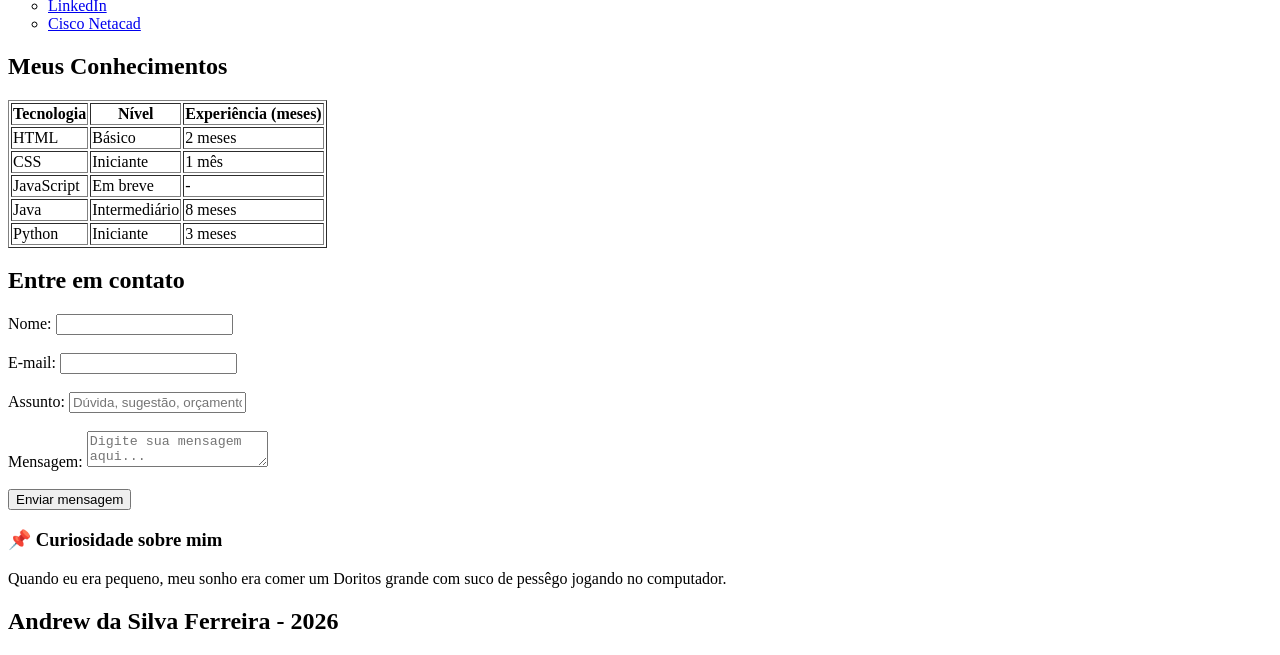
<file: Aula6/index.html>
<!DOCTYPE html>
<html lang="pt-BR">
<head>
    <meta charset="UTF-8">
    <title>Auditor de Acessibilidade – Diagnosticando e Corrigindo</title>
    <style>
    html {
        scroll-behavior: smooth;
    }
    nav a {
        margin-right: 15px;
        text-decoration: none;
        color: #333;
    }
    </style>
</head>
<body>

    <header>
        <img src="images/lindaojpg.jpg" alt="Foto de perfil de Andrew - sorrindo em frente ao computador">
        <h1><strong>Nome:</strong> Andrew da Silva Ferreira</h1>
        <p><strong>Curso:</strong> Análise e Desenvolvimento de Sistemas</p>
    </header>

        <nav>
        <a href="#sobre">Sobre mim</a>
        <a href="#habilidades">Habilidades</a>
        <a href="hobbies">Hobbies</a>
        <a href="objetivos">Objetivos profissionais</a>
        <a href="sites">Sites que mais acesso</a>
        <a href="#contato">Contato</a>
        <a href="#conhecimentos">Conhecimentos</a>
        <a href="#contato-form">Formulário de contato</a>
    </nav>

    <main>
        <section id="sobre">
            <h2>✨ Sobre mim</h2>
            <p>Tenho 18 anos, gosto de música sacra, de estudar e
                de desenvolver projetos para o meu portifólio.
                Atualmente estudo com foco em ser DevOps e estou buscando estágio!
            </p>

            <p>O que me motiva a estudar tecnologia é a vontade de 
                participar de projetos e operações que contribuem para
                a sociedade. 
            </p>
        </section>

        <section id="habilidades">
            <h2>🛠️ Tecnologias que já vi</h2>
    
            <ul type="circle">
                <li>HTML</li>
                <li>CSS</li>
                <li>Java</li>
                <li>Linux</li>
            </ul>
        </section>

        <section id="hobbies">
            <h2>🎮 Meus hobbies favoritos</h2>
            <ul type="circle">
                <li>Jogar com os amigos</li>
                <li>Sair com a família</li>
                <li>Tocar clarinete e trompete</li>
                <li>Tocar violão</li>
                <li>Ler</li>
                <li>Estudar programação</li>
            </ul>

            <h3>Galeria dos meus hobbies</h3>
                <img src="images/violao.jpg" alt="Homem tocando violão'" width="150">
                <img src="images/computador.jpeg" alt="Menino jogando no computador" width="150">
                <img src="images/estudar.jpg" alt="Homem programando" width="150">

        </section>

        <section id="objetivos">
            <h2>🎯Objetivos profissionais</h2>
            <ul type="circle">
                <li><strong>Curto prazo (6 meses):</strong> Ter uma base teórica e prática bem fundamentada em automação e containerização.</li>
                <li><strong>Médio prazo (1-2 anos):</strong> Ter muitos projetos pessoais e capacidade para ser um DevOps Junior.</li>
                <li><strong>Longo prazo (3-5 anos):</strong> Estar trabalhando enquanto dou monitoria ou começo uma empresa.</li>
            </ul>
        </section>

        <section id="contato">
            <h2>🔗 Links para me encontrar</h2>
            <ul type="circle">
                <li><a href="https://github.com/andrewdferreira">Meu Github</a></li>
                <li><a href="https://www.linkedin.com/in/andrew-sferreira/">Meu Linkedin</a></li>
                <li><a href="andrewdferreira@gmail.com">Meu email</a></li>
            </ul>
        </section>

        <section id="sites">
            <h2>⭐ Top 5 sites que mais acesso</h2>
            <ul type="circle">
                <li><a href="https://www.youtube.com/" target="_blank">Youtube</a></li>
                <li><a href="https://mail.google.com" target="_blank">Gmail</a></li>
                <li><a href="https://www.instagram.com/" target="_blank">Instagram</a></li>
                <li><a href="https://www.linkedin.com/" target="_blank">LinkedIn</a></li>
                <li><a href="https://www.netacad.com/" target="_blank">Cisco Netacad</a></li>
            </ul>
        </section>

        <section id="conhecimentos">
            <h2>Meus Conhecimentos</h2>
            <table border="dashed">
                <tr>
                    <th>Tecnologia</th>
                    <th>Nível</th>
                    <th>Experiência (meses)</th>
                </tr>
                <tr>
                    <td>HTML</td>
                    <td>Básico</td>
                    <td>2 meses</td>
                </tr>
                <tr>
                    <td>CSS</td>
                    <td>Iniciante</td>
                    <td>1 mês</td>
                </tr>
                <tr>
                    <td>JavaScript</td>
                    <td>Em breve</td>
                    <td>-</td>
                </tr>
                <tr>
                    <td>Java</td>
                    <td>Intermediário</td>
                    <td>8 meses</td>
                </tr>
                <tr>
                    <td>Python</td>
                    <td>Iniciante</td>
                    <td>3 meses</td>
                </tr>
            </table>
        </section>

        <section id="contato-form">
            <h2>Entre em contato</h2>
    
            <form>
                <label for="nomeContato">Nome:</label>
                <input type="text" id="nomeContato" required>
                <br><br>

                <label for="emailContato">E-mail:</label>
                <input type="email" id="emailContato" required>
                <br><br>

                <label for="assunto">Assunto:</label>
                <input type="text" id="assunto" placeholder="Dúvida, sugestão, orçamento...">
                <br><br>

                <label for="mensagemContato">Mensagem:</label>
                <textarea id="mensagemContato" placeholder="Digite sua mensagem aqui..."></textarea>
                <br><br>

                <button type="submit">Enviar mensagem</button>
            </form>
        </section>
        
        <aside>
            <h3>📌 Curiosidade sobre mim</h3>
            <p>Quando eu era pequeno, meu sonho era comer um Doritos grande com suco de pessêgo jogando no computador.</p>
        </aside>
    </main>

    <footer>
        <h2>Andrew da Silva Ferreira - 2026</h2>
    </footer>

</body>
</html>
</file>
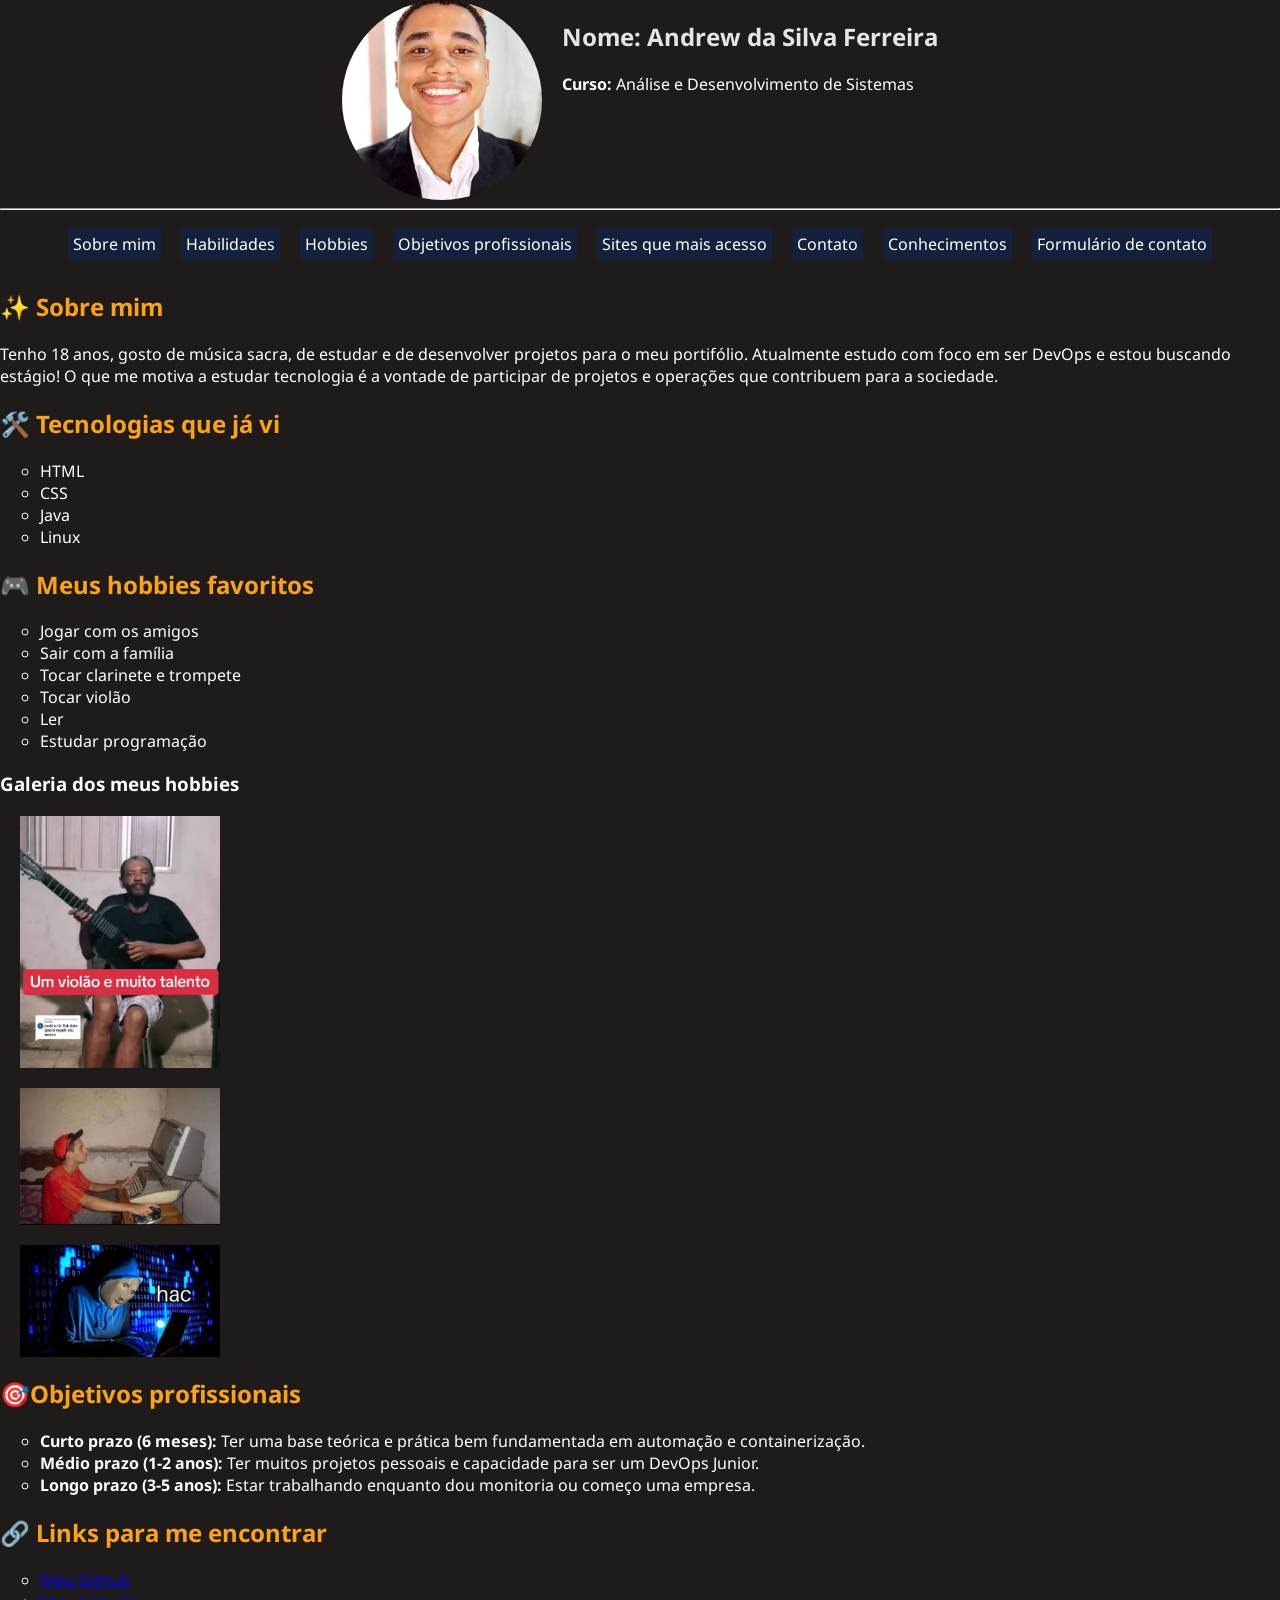
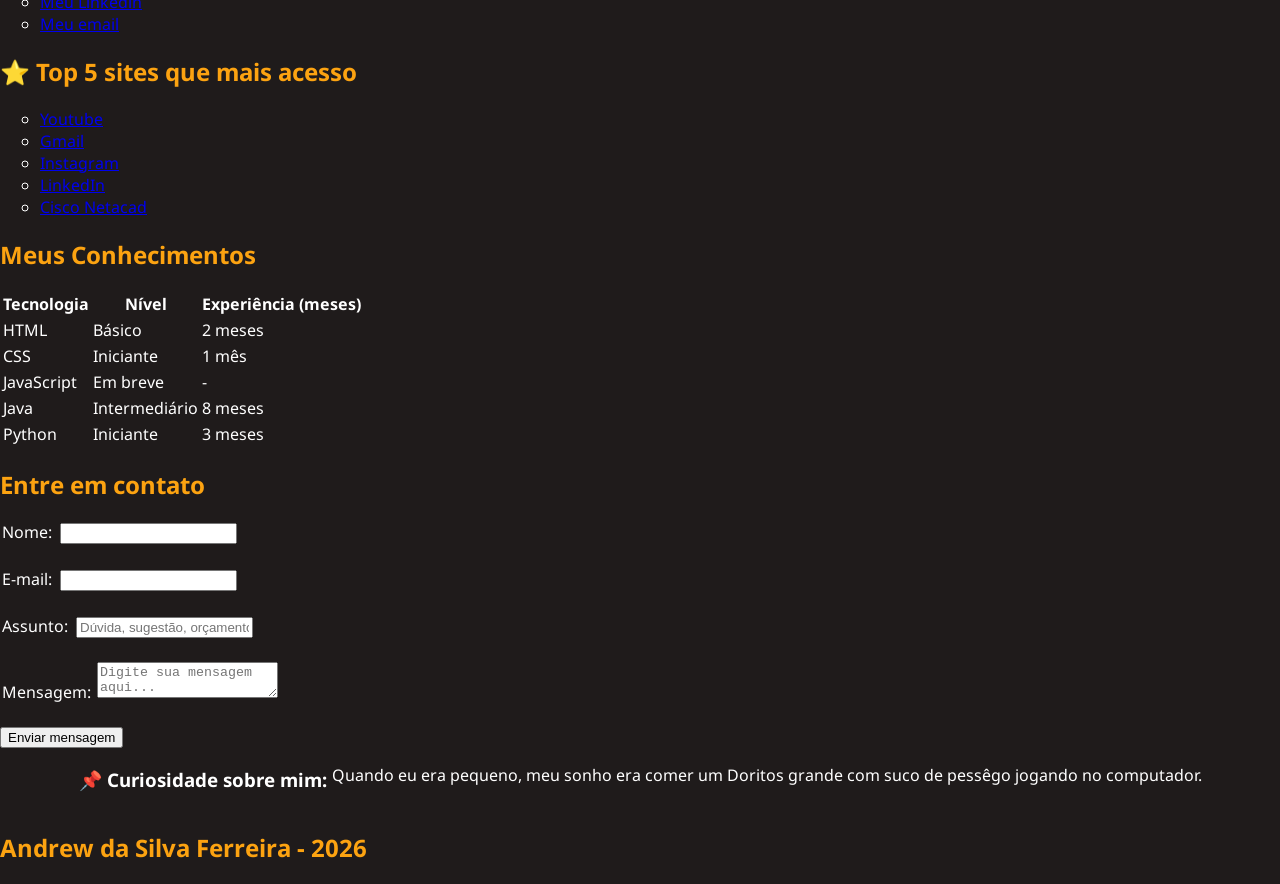
<file: Aula7/index.html>
<!DOCTYPE html>
<html lang="pt-BR">
<head>
    <meta charset="UTF-8">
    <title>Portifólio Profissional</title>
    <link rel="stylesheet" href="css/style.css">
</head>
<body>

    <header>
        <img src="images/lindaojpg.jpg" alt="Foto de perfil de Andrew - sorrindo em frente ao computador">
        <section>
            <h1 class="destaque"><strong>Nome:</strong> Andrew da Silva Ferreira</h1>
            <p><strong>Curso:</strong> Análise e Desenvolvimento de Sistemas</p>
        </section>
    </header>

    <hr>

        <nav>
        <a href="#sobre">Sobre mim</a>
        <a href="#habilidades">Habilidades</a>
        <a href="hobbies">Hobbies</a>
        <a href="objetivos">Objetivos profissionais</a>
        <a href="sites">Sites que mais acesso</a>
        <a href="#contato">Contato</a>
        <a href="#conhecimentos">Conhecimentos</a>
        <a href="#contato-form">Formulário de contato</a>
    </nav>

    <main>
        <section id="sobre">
            <h2>✨ Sobre mim</h2>
            <p>Tenho 18 anos, gosto de música sacra, de estudar e
                de desenvolver projetos para o meu portifólio.
                Atualmente estudo com foco em ser DevOps e estou buscando estágio! 
                O que me motiva a estudar tecnologia é a vontade de 
                participar de projetos e operações que contribuem para
                a sociedade. 
            </p>
        </section>

        <section id="habilidades">
            <h2>🛠️ Tecnologias que já vi</h2>
    
            <ul type="circle">
                <li>HTML</li>
                <li>CSS</li>
                <li>Java</li>
                <li>Linux</li>
            </ul>
        </section>

        <section id="hobbies">
            <h2>🎮 Meus hobbies favoritos</h2>
            <ul type="circle">
                <li>Jogar com os amigos</li>
                <li>Sair com a família</li>
                <li>Tocar clarinete e trompete</li>
                <li>Tocar violão</li>
                <li>Ler</li>
                <li>Estudar programação</li>
            </ul>

            <h3>Galeria dos meus hobbies</h3>
                <img src="images/violao.jpg" alt="Homem tocando violão'" width="150">
                <img src="images/computador.jpeg" alt="Menino jogando no computador" width="150">
                <img src="images/estudar.jpg" alt="Homem programando" width="150">

        </section>

        <section id="objetivos">
            <h2>🎯Objetivos profissionais</h2>
            <ul type="circle">
                <li><strong>Curto prazo (6 meses):</strong> Ter uma base teórica e prática bem fundamentada em automação e containerização.</li>
                <li><strong>Médio prazo (1-2 anos):</strong> Ter muitos projetos pessoais e capacidade para ser um DevOps Junior.</li>
                <li><strong>Longo prazo (3-5 anos):</strong> Estar trabalhando enquanto dou monitoria ou começo uma empresa.</li>
            </ul>
        </section>

        <section id="contato">
            <h2>🔗 Links para me encontrar</h2>
            <ul type="circle">
                <li><a href="https://github.com/andrewdferreira">Meu Github</a></li>
                <li><a href="https://www.linkedin.com/in/andrew-sferreira/">Meu Linkedin</a></li>
                <li><a href="andrewdferreira@gmail.com">Meu email</a></li>
            </ul>
        </section>

        <section id="sites">
            <h2>⭐ Top 5 sites que mais acesso</h2>
            <ul type="circle">
                <li><a href="https://www.youtube.com/" target="_blank">Youtube</a></li>
                <li><a href="https://mail.google.com" target="_blank">Gmail</a></li>
                <li><a href="https://www.instagram.com/" target="_blank">Instagram</a></li>
                <li><a href="https://www.linkedin.com/" target="_blank">LinkedIn</a></li>
                <li><a href="https://www.netacad.com/" target="_blank">Cisco Netacad</a></li>
            </ul>
        </section>

        <section id="conhecimentos">
            <h2>Meus Conhecimentos</h2>
            <table>
                <tr>
                    <th>Tecnologia</th>
                    <th>Nível</th>
                    <th>Experiência (meses)</th>
                </tr>
                <tr>
                    <td>HTML</td>
                    <td>Básico</td>
                    <td>2 meses</td>
                </tr>
                <tr>
                    <td>CSS</td>
                    <td>Iniciante</td>
                    <td>1 mês</td>
                </tr>
                <tr>
                    <td>JavaScript</td>
                    <td>Em breve</td>
                    <td>-</td>
                </tr>
                <tr>
                    <td>Java</td>
                    <td>Intermediário</td>
                    <td>8 meses</td>
                </tr>
                <tr>
                    <td>Python</td>
                    <td>Iniciante</td>
                    <td>3 meses</td>
                </tr>
            </table>
        </section>

        <section id="contato-form">
            <h2>Entre em contato</h2>
    
            <form>
                <label for="nomeContato">Nome:</label>
                <input type="text" id="nomeContato" required>
                <br><br>

                <label for="emailContato">E-mail:</label>
                <input type="email" id="emailContato" required>
                <br><br>

                <label for="assunto">Assunto:</label>
                <input type="text" id="assunto" placeholder="Dúvida, sugestão, orçamento...">
                <br><br>

                <label for="mensagemContato">Mensagem:</label>
                <textarea id="mensagemContato" placeholder="Digite sua mensagem aqui..."></textarea>
                <br><br>

                <button type="submit">Enviar mensagem</button>
            </form>
        </section>
        
        <aside>
            <h3>📌 Curiosidade sobre mim: </h3>
            <p>Quando eu era pequeno, meu sonho era comer um Doritos grande com suco de pessêgo jogando no computador.</p>
        </aside>
    </main>

    <footer>
        <h2>Andrew da Silva Ferreira - 2026</h2>
    </footer>

</body>
</html>
</file>
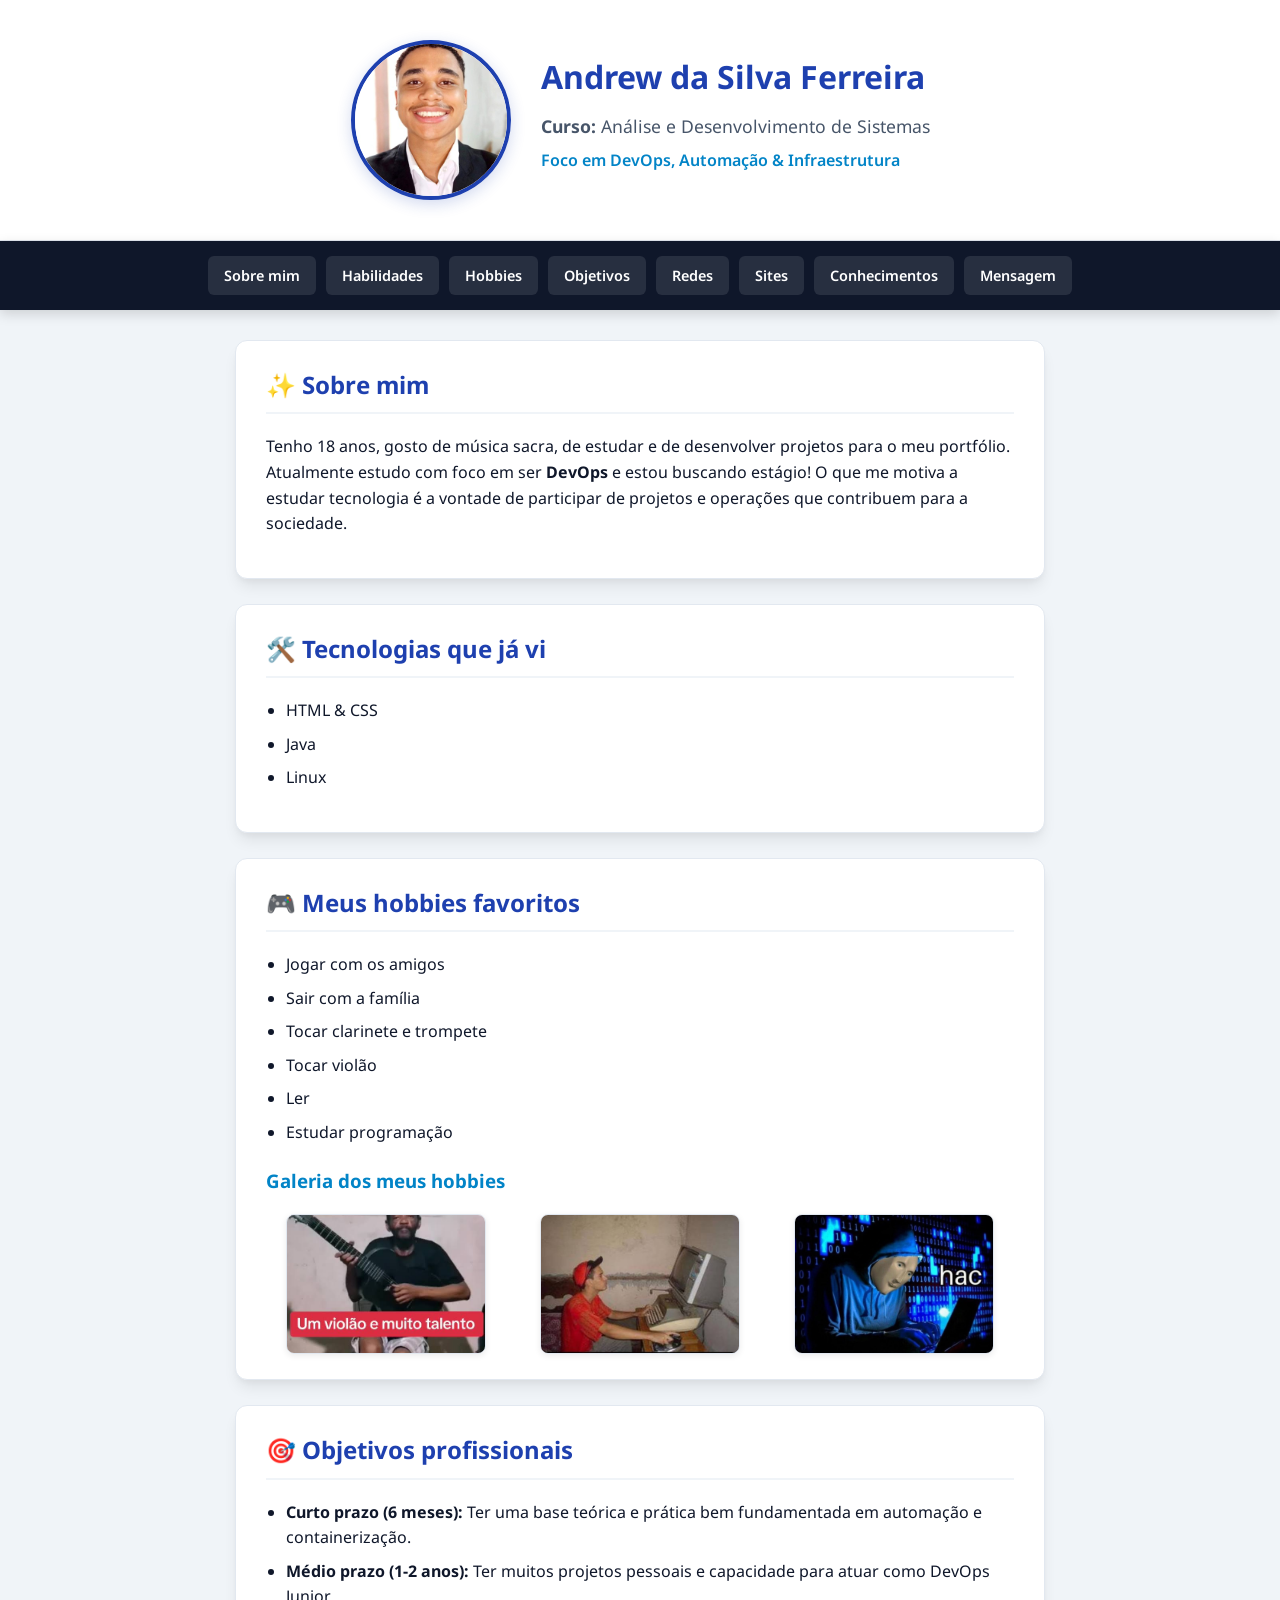
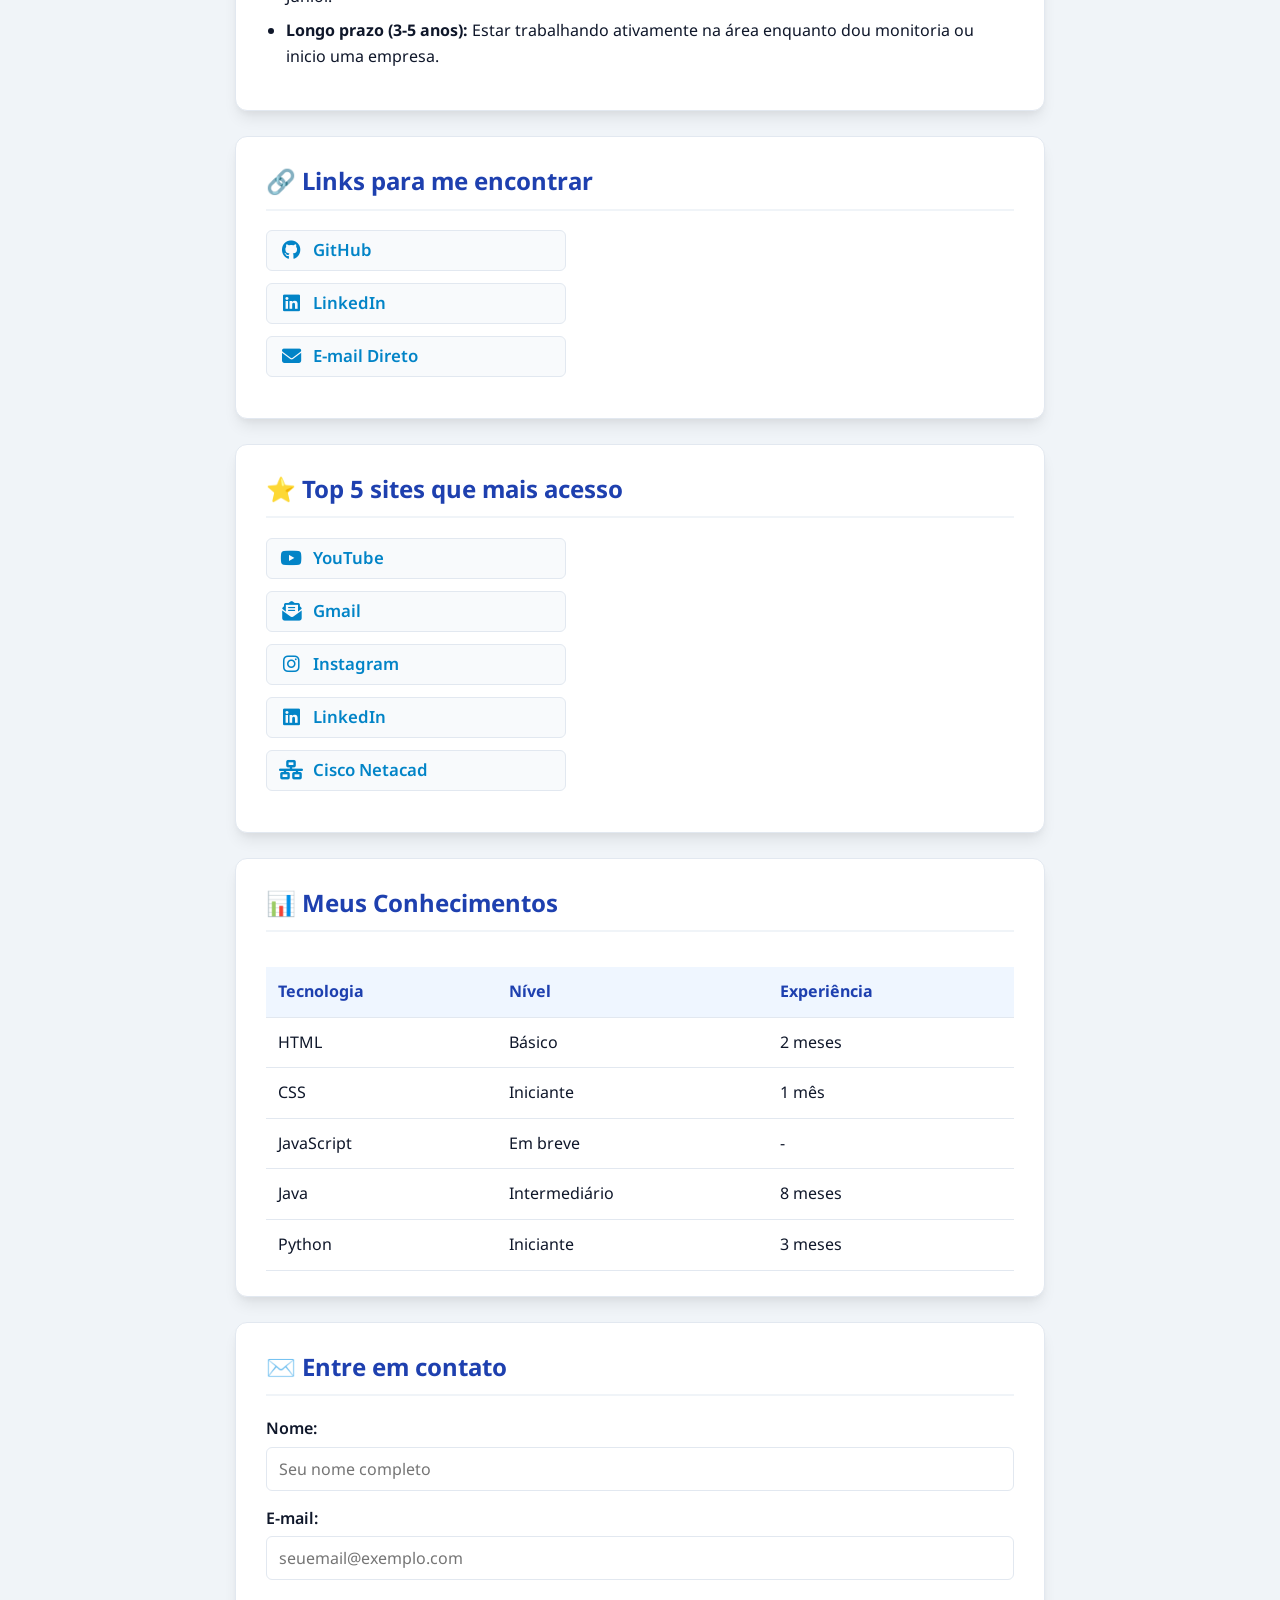
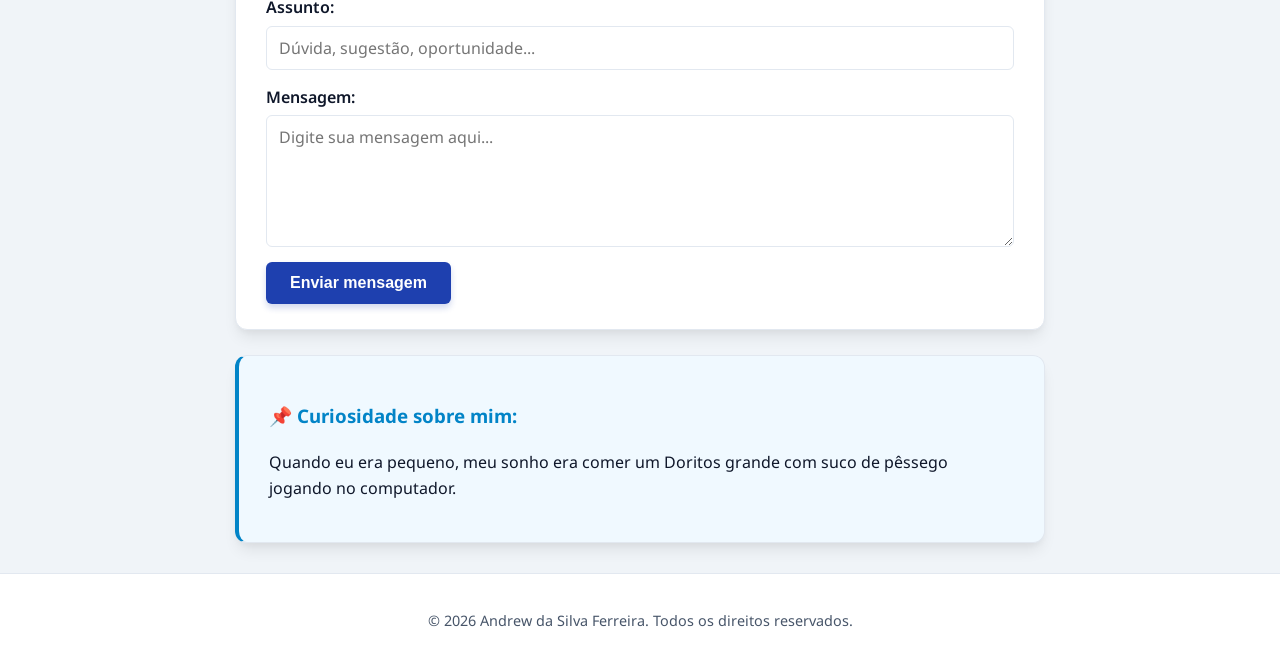
<file: Aula8/index.html>
<!DOCTYPE html>
<html lang="pt-BR">
<head>
    <meta charset="UTF-8">
    <meta name="viewport" content="width=device-width, initial-scale=1.0">
    <title>Portfólio Profissional - Andrew da Silva Ferreira</title>
    <!-- Font Awesome para Ícones -->
    <link rel="stylesheet" href="https://cdnjs.cloudflare.com/ajax/libs/font-awesome/6.5.1/css/all.min.css">
    <link rel="stylesheet" href="css/style.css">
</head>
<body>

    <header>
        <div class="header-container">
            <img src="images/lindaojpg.jpg" alt="Foto de perfil de Andrew - sorrindo em frente ao computador">
            <div class="header-info">
                <h1>Andrew da Silva Ferreira</h1>
                <p class="subtitulo"><strong>Curso:</strong> Análise e Desenvolvimento de Sistemas</p>
                <p class="tagline">Foco em DevOps, Automação & Infraestrutura</p>
            </div>
        </div>
    </header>

    <nav>
        <a href="#sobre">Sobre mim</a>
        <a href="#habilidades">Habilidades</a>
        <a href="#hobbies">Hobbies</a>
        <a href="#objetivos">Objetivos</a>
        <a href="#contato">Redes</a>
        <a href="#sites">Sites</a>
        <a href="#conhecimentos">Conhecimentos</a>
        <a href="#contato-form">Mensagem</a>
    </nav>

    <main>
        <section id="sobre" class="card">
            <h2>✨ Sobre mim</h2>
            <p>
                Tenho 18 anos, gosto de música sacra, de estudar e de desenvolver projetos para o meu portfólio.
                Atualmente estudo com foco em ser <strong>DevOps</strong> e estou buscando estágio! 
                O que me motiva a estudar tecnologia é a vontade de participar de projetos e operações que contribuem para a sociedade.
            </p>
        </section>

        <section id="habilidades" class="card">
            <h2>🛠️ Tecnologias que já vi</h2>
            <ul>
                <li>HTML & CSS</li>
                <li>Java</li>
                <li>Linux</li>
            </ul>
        </section>

        <section id="hobbies" class="card">
            <h2>🎮 Meus hobbies favoritos</h2>
            <ul>
                <li>Jogar com os amigos</li>
                <li>Sair com a família</li>
                <li>Tocar clarinete e trompete</li>
                <li>Tocar violão</li>
                <li>Ler</li>
                <li>Estudar programação</li>
            </ul>

            <h3>Galeria dos meus hobbies</h3>
            <div class="galeria-hobbies">
                <img src="images/violao.jpg" alt="Homem tocando violão">
                <img src="images/computador.jpeg" alt="Menino jogando no computador">
                <img src="images/estudar.jpg" alt="Homem programando">
            </div>
        </section>

        <section id="objetivos" class="card">
            <h2>🎯 Objetivos profissionais</h2>
            <ul class="lista-objetivos">
                <li><strong>Curto prazo (6 meses):</strong> Ter uma base teórica e prática bem fundamentada em automação e containerização.</li>
                <li><strong>Médio prazo (1-2 anos):</strong> Ter muitos projetos pessoais e capacidade para atuar como DevOps Junior.</li>
                <li><strong>Longo prazo (3-5 anos):</strong> Estar trabalhando ativamente na área enquanto dou monitoria ou inicio uma empresa.</li>
            </ul>
        </section>

        <!-- 🔗 SEÇÃO DE CONTATO/REDES COM ÍCONES -->
        <section id="contato" class="card">
            <h2>🔗 Links para me encontrar</h2>
            <ul class="lista-icones">
                <li>
                    <a href="https://github.com/andrewdferreira" target="_blank">
                        <i class="fa-brands fa-github"></i> GitHub
                    </a>
                </li>
                <li>
                    <a href="https://www.linkedin.com/in/andrew-sferreira/" target="_blank">
                        <i class="fa-brands fa-linkedin"></i> LinkedIn
                    </a>
                </li>
                <li>
                    <a href="mailto:andrewdferreira@gmail.com">
                        <i class="fa-solid fa-envelope"></i> E-mail Direto
                    </a>
                </li>
            </ul>
        </section>

        <!-- ⭐ SEÇÃO DE SITES COM ÍCONES -->
        <section id="sites" class="card">
            <h2>⭐ Top 5 sites que mais acesso</h2>
            <ol class="lista-icones">
                <li>
                    <a href="https://www.youtube.com/" target="_blank">
                        <i class="fa-brands fa-youtube icon-youtube"></i> YouTube
                    </a>
                </li>
                <li>
                    <a href="https://mail.google.com" target="_blank">
                        <i class="fa-solid fa-envelope-open-text icon-gmail"></i> Gmail
                    </a>
                </li>
                <li>
                    <a href="https://www.instagram.com/" target="_blank">
                        <i class="fa-brands fa-instagram icon-instagram"></i> Instagram
                    </a>
                </li>
                <li>
                    <a href="https://www.linkedin.com/" target="_blank">
                        <i class="fa-brands fa-linkedin icon-linkedin"></i> LinkedIn
                    </a>
                </li>
                <li>
                    <a href="https://www.netacad.com/" target="_blank">
                        <i class="fa-solid fa-network-wired icon-cisco"></i> Cisco Netacad
                    </a>
                </li>
            </ol>
        </section>

        <section id="conhecimentos" class="card">
            <h2>📊 Meus Conhecimentos</h2>
            <div class="tabela-container">
                <table>
                    <thead>
                        <tr>
                            <th>Tecnologia</th>
                            <th>Nível</th>
                            <th>Experiência</th>
                        </tr>
                    </thead>
                    <tbody>
                        <tr>
                            <td>HTML</td>
                            <td>Básico</td>
                            <td>2 meses</td>
                        </tr>
                        <tr>
                            <td>CSS</td>
                            <td>Iniciante</td>
                            <td>1 mês</td>
                        </tr>
                        <tr>
                            <td>JavaScript</td>
                            <td>Em breve</td>
                            <td>-</td>
                        </tr>
                        <tr>
                            <td>Java</td>
                            <td>Intermediário</td>
                            <td>8 meses</td>
                        </tr>
                        <tr>
                            <td>Python</td>
                            <td>Iniciante</td>
                            <td>3 meses</td>
                        </tr>
                    </tbody>
                </table>
            </div>
        </section>

        <section id="contato-form" class="card">
            <h2>✉️ Entre em contato</h2>
            <form>
                <div class="form-group">
                    <label for="nomeContato">Nome:</label>
                    <input type="text" id="nomeContato" placeholder="Seu nome completo" required>
                </div>

                <div class="form-group">
                    <label for="emailContato">E-mail:</label>
                    <input type="email" id="emailContato" placeholder="seuemail@exemplo.com" required>
                </div>

                <div class="form-group">
                    <label for="assunto">Assunto:</label>
                    <input type="text" id="assunto" placeholder="Dúvida, sugestão, oportunidade...">
                </div>

                <div class="form-group">
                    <label for="mensagemContato">Mensagem:</label>
                    <textarea id="mensagemContato" rows="5" placeholder="Digite sua mensagem aqui..."></textarea>
                </div>

                <button type="submit">Enviar mensagem</button>
            </form>
        </section>

        <aside class="card curiosidade">
            <h3>📌 Curiosidade sobre mim:</h3>
            <p>Quando eu era pequeno, meu sonho era comer um Doritos grande com suco de pêssego jogando no computador.</p>
        </aside>
    </main>

    <footer>
        <p>&copy; 2026 Andrew da Silva Ferreira. Todos os direitos reservados.</p>
    </footer>

</body>
</html>
</file>
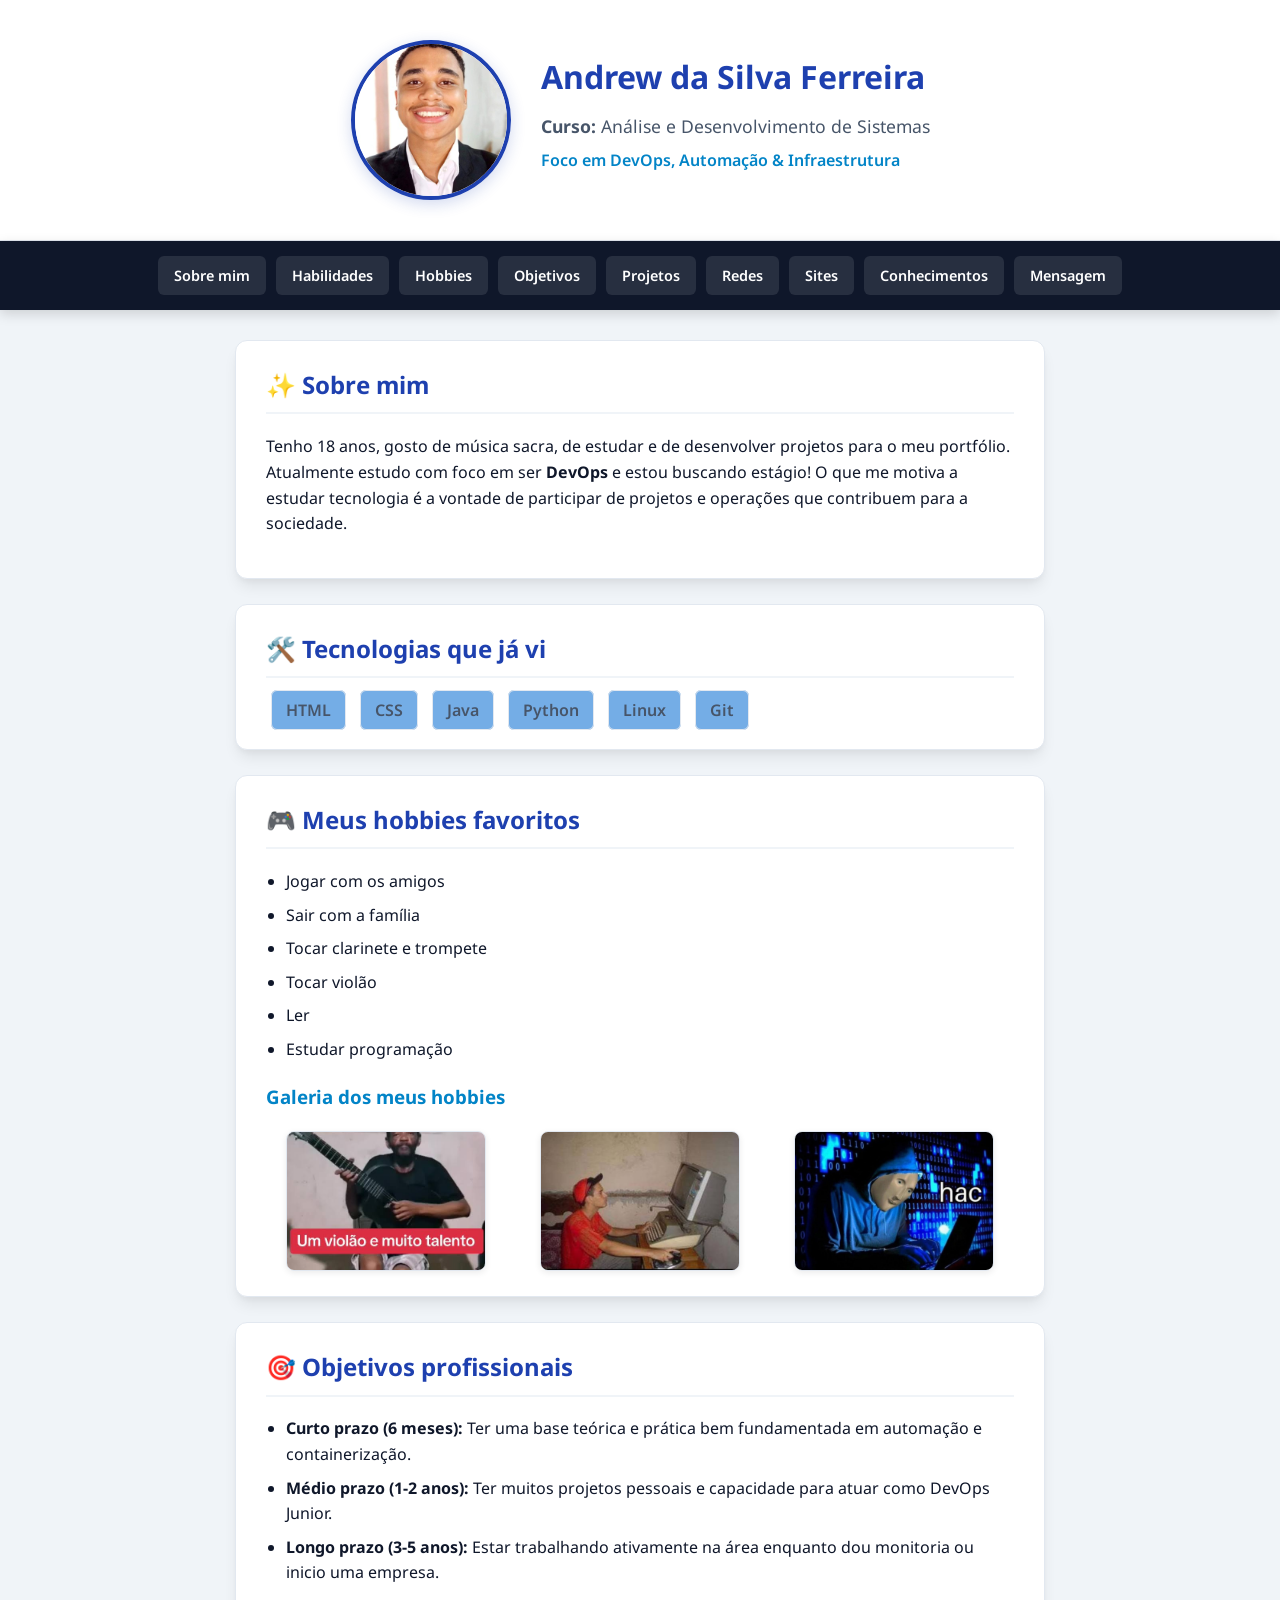
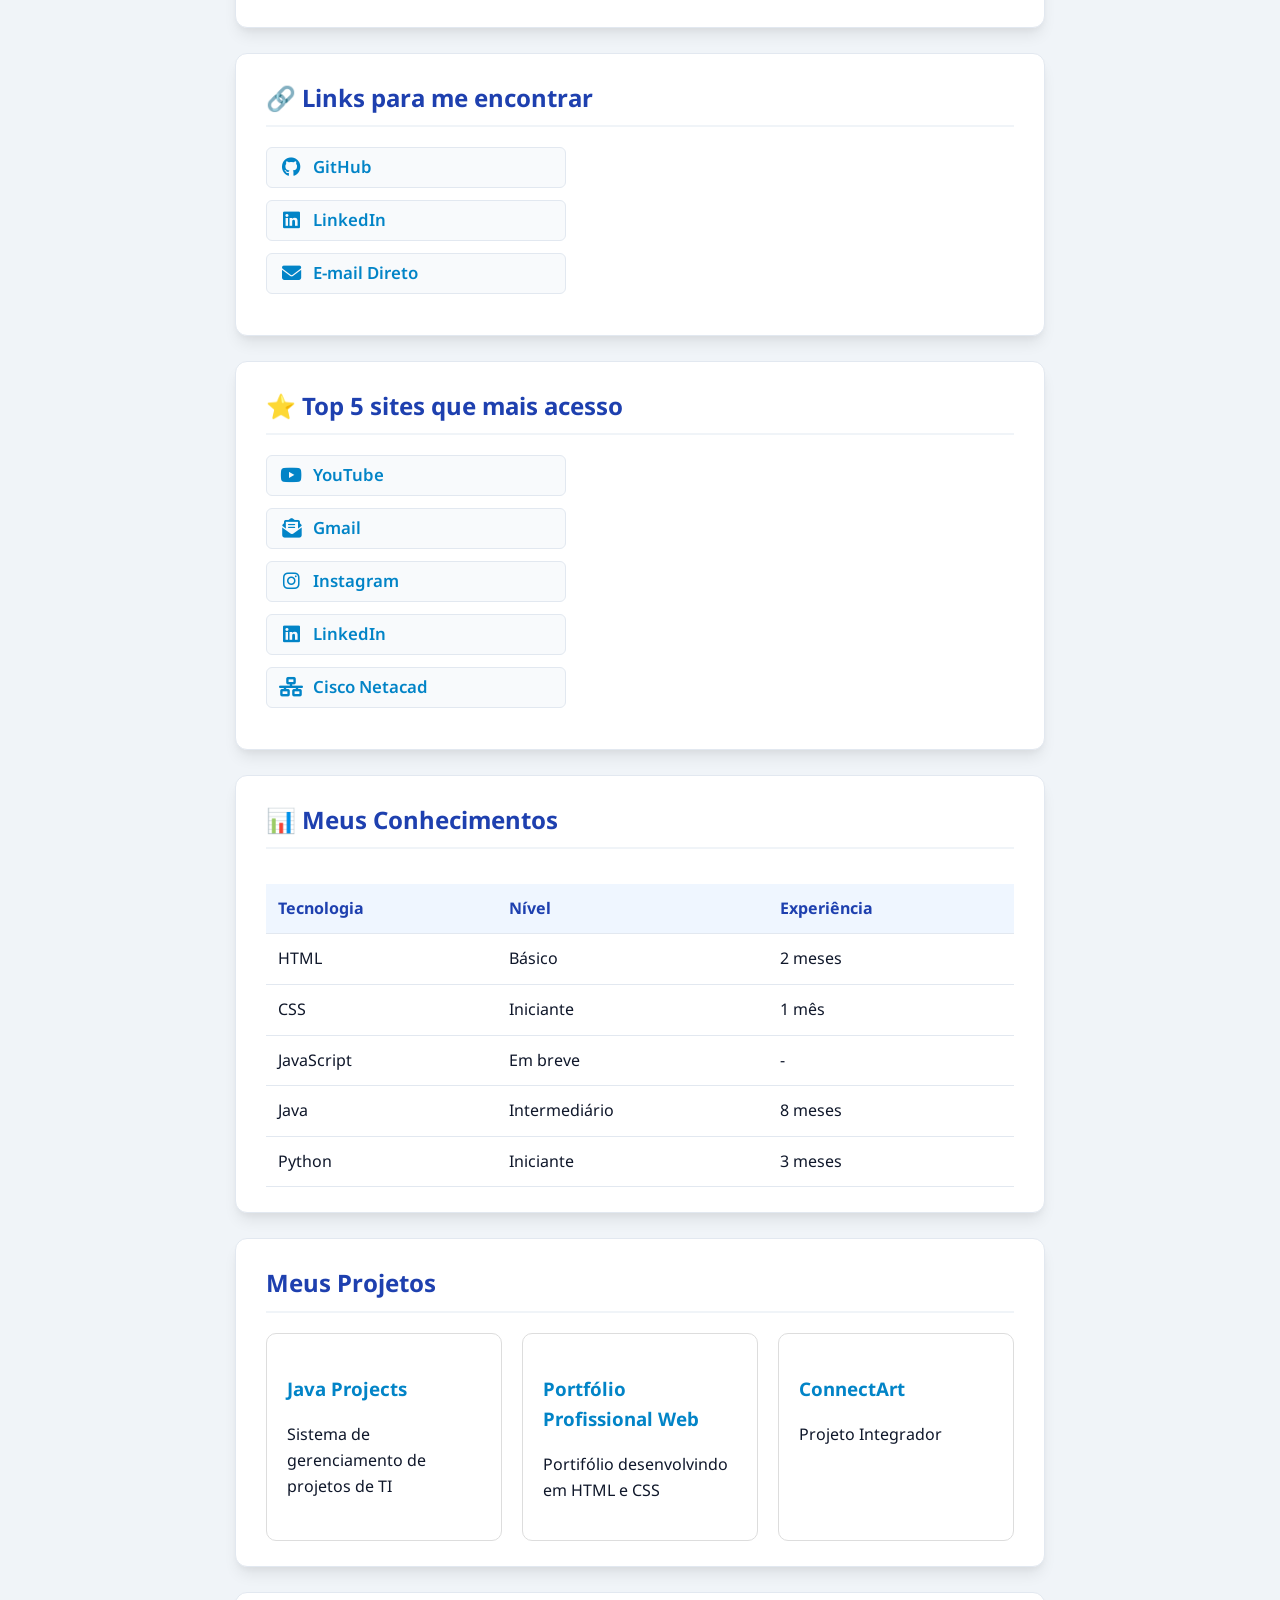
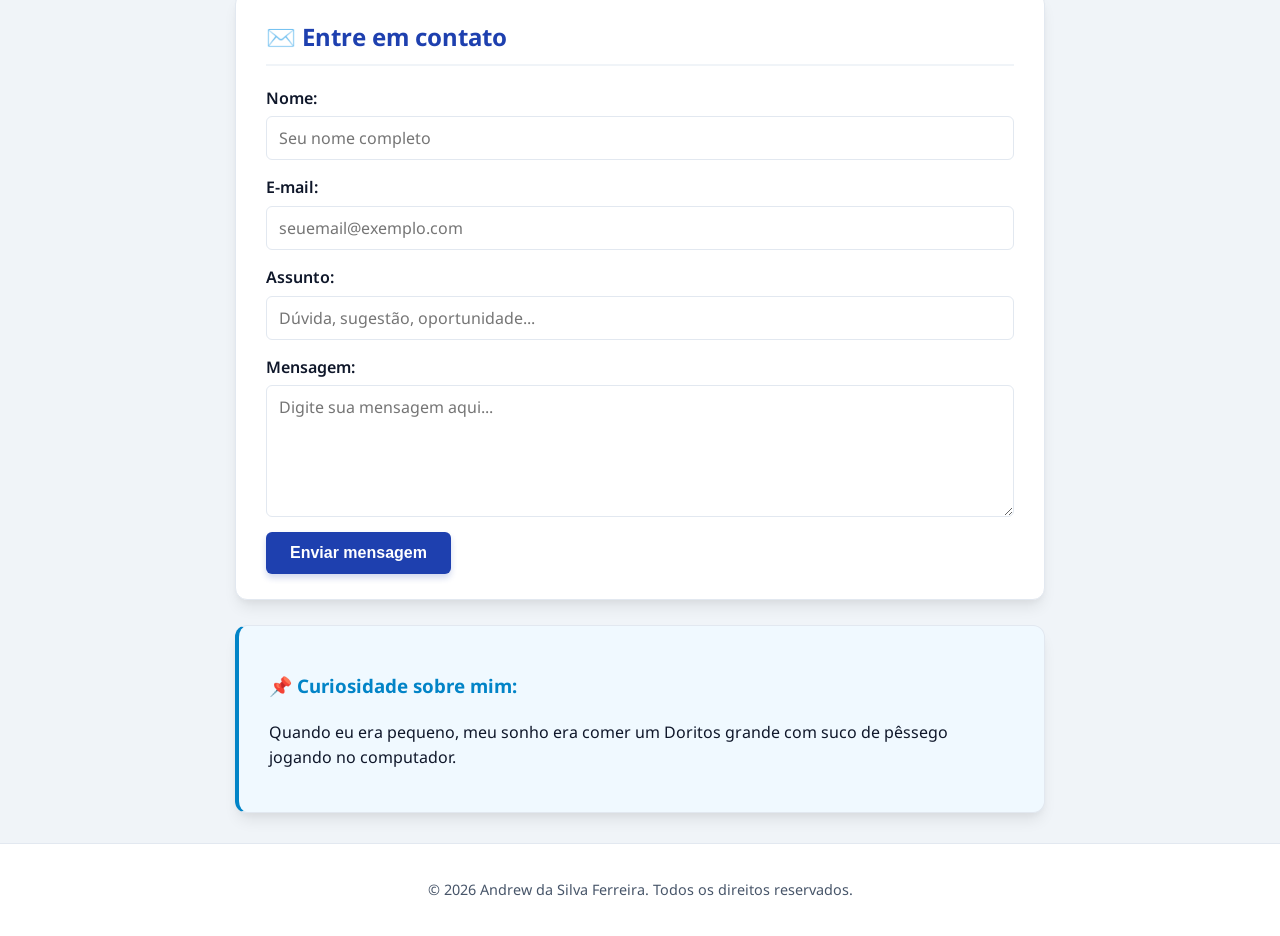
<file: Aula9/index.html>
<!DOCTYPE html>
<html lang="pt-BR">
<head>
    <meta charset="UTF-8">
    <meta name="viewport" content="width=device-width, initial-scale=1.0">
    <title>Portfólio Profissional - Andrew da Silva Ferreira</title>
    <!-- Font Awesome para Ícones -->
    <link rel="stylesheet" href="https://cdnjs.cloudflare.com/ajax/libs/font-awesome/6.5.1/css/all.min.css">
    <link rel="stylesheet" href="css/style.css">
</head>
<body>

    <header>
        <div class="header-container">
            <img src="images/lindaojpg.jpg" alt="Foto de perfil de Andrew - sorrindo em frente ao computador">
            <div class="header-info">
                <h1>Andrew da Silva Ferreira</h1>
                <p class="subtitulo"><strong>Curso:</strong> Análise e Desenvolvimento de Sistemas</p>
                <p class="tagline">Foco em DevOps, Automação & Infraestrutura</p>
            </div>
        </div>
    </header>

    <nav>
        <a href="#sobre">Sobre mim</a>
        <a href="#habilidades">Habilidades</a>
        <a href="#hobbies">Hobbies</a>
        <a href="#objetivos">Objetivos</a>
        <a href="#projetos">Projetos</a>
        <a href="#contato">Redes</a>
        <a href="#sites">Sites</a>
        <a href="#conhecimentos">Conhecimentos</a>
        <a href="#contato-form">Mensagem</a>
    </nav>

    <main>
        <section id="sobre" class="card">
            <h2>✨ Sobre mim</h2>
            <p>
                Tenho 18 anos, gosto de música sacra, de estudar e de desenvolver projetos para o meu portfólio.
                Atualmente estudo com foco em ser <strong>DevOps</strong> e estou buscando estágio! 
                O que me motiva a estudar tecnologia é a vontade de participar de projetos e operações que contribuem para a sociedade.
            </p>
        </section>

        <section id="habilidades-lista" class="card">
            <h2>🛠️ Tecnologias que já vi</h2>
            <span class="hab-item">HTML</span>
            <span class="hab-item">CSS</span>
            <span class="hab-item">Java</span>
            <span class="hab-item">Python</span>
            <span class="hab-item">Linux</span>
            <span class="hab-item">Git</span>
        </section>

        <section id="hobbies" class="card">
            <h2>🎮 Meus hobbies favoritos</h2>
            <ul>
                <li>Jogar com os amigos</li>
                <li>Sair com a família</li>
                <li>Tocar clarinete e trompete</li>
                <li>Tocar violão</li>
                <li>Ler</li>
                <li>Estudar programação</li>
            </ul>

            <h3>Galeria dos meus hobbies</h3>
            <div class="galeria-hobbies">
                <img src="images/violao.jpg" alt="Homem tocando violão">
                <img src="images/computador.jpeg" alt="Menino jogando no computador">
                <img src="images/estudar.jpg" alt="Homem programando">
            </div>
        </section>

        <section id="objetivos" class="card">
            <h2>🎯 Objetivos profissionais</h2>
            <ul class="lista-objetivos">
                <li><strong>Curto prazo (6 meses):</strong> Ter uma base teórica e prática bem fundamentada em automação e containerização.</li>
                <li><strong>Médio prazo (1-2 anos):</strong> Ter muitos projetos pessoais e capacidade para atuar como DevOps Junior.</li>
                <li><strong>Longo prazo (3-5 anos):</strong> Estar trabalhando ativamente na área enquanto dou monitoria ou inicio uma empresa.</li>
            </ul>
        </section>

        <!-- 🔗 SEÇÃO DE CONTATO/REDES COM ÍCONES -->
        <section id="contato" class="card">
            <h2>🔗 Links para me encontrar</h2>
            <ul class="lista-icones">
                <li>
                    <a href="https://github.com/andrewdferreira" target="_blank">
                        <i class="fa-brands fa-github"></i> GitHub
                    </a>
                </li>
                <li>
                    <a href="https://www.linkedin.com/in/andrew-sferreira/" target="_blank">
                        <i class="fa-brands fa-linkedin"></i> LinkedIn
                    </a>
                </li>
                <li>
                    <a href="mailto:andrewdferreira@gmail.com">
                        <i class="fa-solid fa-envelope"></i> E-mail Direto
                    </a>
                </li>
            </ul>
        </section>

        <!-- ⭐ SEÇÃO DE SITES COM ÍCONES -->
        <section id="sites" class="card">
            <h2>⭐ Top 5 sites que mais acesso</h2>
            <ol class="lista-icones">
                <li>
                    <a href="https://www.youtube.com/" target="_blank">
                        <i class="fa-brands fa-youtube icon-youtube"></i> YouTube
                    </a>
                </li>
                <li>
                    <a href="https://mail.google.com" target="_blank">
                        <i class="fa-solid fa-envelope-open-text icon-gmail"></i> Gmail
                    </a>
                </li>
                <li>
                    <a href="https://www.instagram.com/" target="_blank">
                        <i class="fa-brands fa-instagram icon-instagram"></i> Instagram
                    </a>
                </li>
                <li>
                    <a href="https://www.linkedin.com/" target="_blank">
                        <i class="fa-brands fa-linkedin icon-linkedin"></i> LinkedIn
                    </a>
                </li>
                <li>
                    <a href="https://www.netacad.com/" target="_blank">
                        <i class="fa-solid fa-network-wired icon-cisco"></i> Cisco Netacad
                    </a>
                </li>
            </ol>
        </section>

        <section id="conhecimentos" class="card">
            <h2>📊 Meus Conhecimentos</h2>
            <div class="tabela-container">
                <table>
                    <thead>
                        <tr>
                            <th>Tecnologia</th>
                            <th>Nível</th>
                            <th>Experiência</th>
                        </tr>
                    </thead>
                    <tbody>
                        <tr>
                            <td>HTML</td>
                            <td>Básico</td>
                            <td>2 meses</td>
                        </tr>
                        <tr>
                            <td>CSS</td>
                            <td>Iniciante</td>
                            <td>1 mês</td>
                        </tr>
                        <tr>
                            <td>JavaScript</td>
                            <td>Em breve</td>
                            <td>-</td>
                        </tr>
                        <tr>
                            <td>Java</td>
                            <td>Intermediário</td>
                            <td>8 meses</td>
                        </tr>
                        <tr>
                            <td>Python</td>
                            <td>Iniciante</td>
                            <td>3 meses</td>
                        </tr>
                    </tbody>
                </table>
            </div>
        </section>

        <section id="projetos" class="card">
            <h2>Meus Projetos</h2>
            <div class="projetos-grid">
                <div class="projeto-card">
                    <h3>Java Projects</h3>
                    <p>Sistema de gerenciamento de projetos de TI</p>
                </div>
                <div class="projeto-card">
                    <h3>Portfólio Profissional Web</h3>
                    <p>Portifólio desenvolvindo em HTML e CSS</p>
                </div>
                <div class="projeto-card">
                    <h3>ConnectArt</h3>
                    <p>Projeto Integrador</p>
                </div>
            </div>
        </section>

        <section id="contato-form" class="card">
            <h2>✉️ Entre em contato</h2>
            <form>
                <div class="form-group">
                    <label for="nomeContato">Nome:</label>
                    <input type="text" id="nomeContato" placeholder="Seu nome completo" required>
                </div>

                <div class="form-group">
                    <label for="emailContato">E-mail:</label>
                    <input type="email" id="emailContato" placeholder="seuemail@exemplo.com" required>
                </div>

                <div class="form-group">
                    <label for="assunto">Assunto:</label>
                    <input type="text" id="assunto" placeholder="Dúvida, sugestão, oportunidade...">
                </div>

                <div class="form-group">
                    <label for="mensagemContato">Mensagem:</label>
                    <textarea id="mensagemContato" rows="5" placeholder="Digite sua mensagem aqui..."></textarea>
                </div>

                <button type="submit">Enviar mensagem</button>
            </form>
        </section>

        <aside class="card curiosidade">
            <h3>📌 Curiosidade sobre mim:</h3>
            <p>Quando eu era pequeno, meu sonho era comer um Doritos grande com suco de pêssego jogando no computador.</p>
        </aside>
    </main>

    <footer>
        <p>&copy; 2026 Andrew da Silva Ferreira. Todos os direitos reservados.</p>
    </footer>

</body>
</html>
</file>
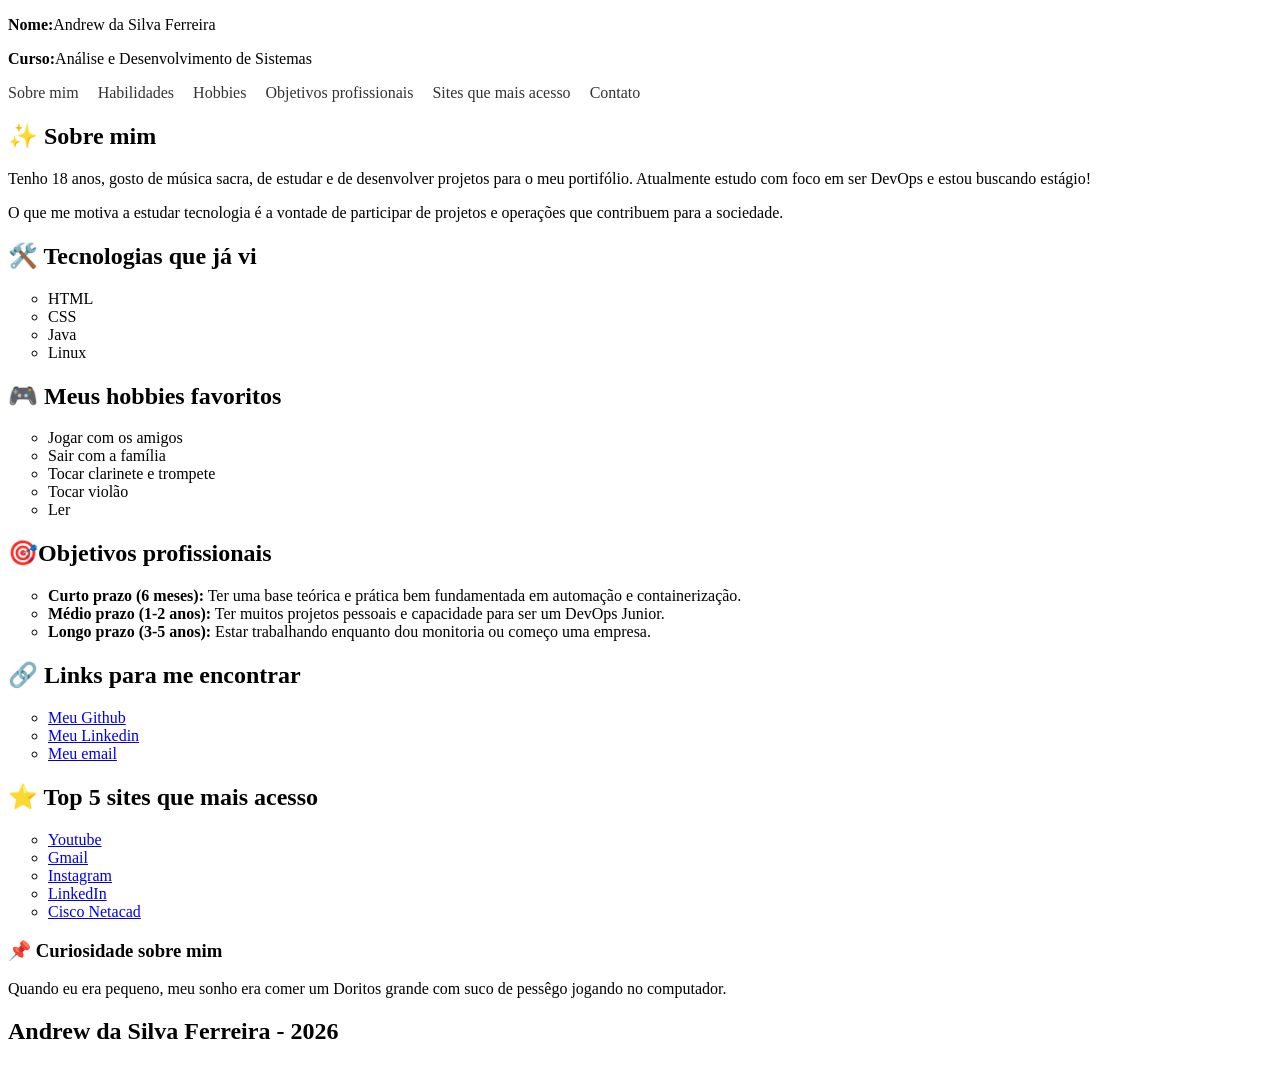
<file: Aula4/estrutura_semantica.html>
<!DOCTYPE html>
<html lang="pt-BR">
<head>
    <meta charset="UTF-8">
    <meta name="viewport" content="width=device-width, initial-scale=1.0">
    <title>Portifólio Semântico - Andrew Ferreira</title>
    <style>
    html {
        scroll-behavior: smooth;
    }
    nav a {
        margin-right: 15px;
        text-decoration: none;
        color: #333;
    }
    </style>
</head>
<body>

    <header>
        <p><strong>Nome:</strong>Andrew da Silva Ferreira</p>
        <p><strong>Curso:</strong>Análise e Desenvolvimento de Sistemas</p>
    </header>

    <nav>
        <a href="#sobre">Sobre mim</a>
        <a href="#habilidades">Habilidades</a>
        <a href="hobbies">Hobbies</a>
        <a href="objetivos">Objetivos profissionais</a>
        <a href="sites">Sites que mais acesso</a>
        <a href="#contato">Contato</a>
    </nav>

    <main>
        <section id="sobre">
            <h2>✨ Sobre mim</h2>
            <p>Tenho 18 anos, gosto de música sacra, de estudar e
                de desenvolver projetos para o meu portifólio.
                Atualmente estudo com foco em ser DevOps e estou buscando estágio!
            </p>

            <p>O que me motiva a estudar tecnologia é a vontade de 
                participar de projetos e operações que contribuem para
                a sociedade. 
            </p>
        </section>

        <section id="habilidades">
            <h2>🛠️ Tecnologias que já vi</h2>
    
            <ul type="circle">
                <li>HTML</li>
                <li>CSS</li>
                <li>Java</li>
                <li>Linux</li>
            </ul>
        </section>

        <section id="hobbies">
            <h2>🎮 Meus hobbies favoritos</h2>
            <ul type="circle">
                <li>Jogar com os amigos</li>
                <li>Sair com a família</li>
                <li>Tocar clarinete e trompete</li>
                <li>Tocar violão</li>
                <li>Ler</li>
            </ul>
        </section>

        <section id="objetivos">
            <h2>🎯Objetivos profissionais</h2>
            <ul type="circle">
                <li><strong>Curto prazo (6 meses):</strong> Ter uma base teórica e prática bem fundamentada em automação e containerização.</li>
                <li><strong>Médio prazo (1-2 anos):</strong> Ter muitos projetos pessoais e capacidade para ser um DevOps Junior.</li>
                <li><strong>Longo prazo (3-5 anos):</strong> Estar trabalhando enquanto dou monitoria ou começo uma empresa.</li>
            </ul>
        </section>

        <section id="contato">
            <h2>🔗 Links para me encontrar</h2>
            <ul type="circle">
                <li><a href="https://github.com/andrewdferreira">Meu Github</a></li>
                <li><a href="https://www.linkedin.com/in/andrew-sferreira/">Meu Linkedin</a></li>
                <li><a href="andrewdferreira@gmail.com">Meu email</a></li>
            </ul>
        </section>

        <section id="sites">
            <h2>⭐ Top 5 sites que mais acesso</h2>
            <ul type="circle">
                <li><a href="https://www.youtube.com/" target="_blank">Youtube</a></li>
                <li><a href="https://mail.google.com" target="_blank">Gmail</a></li>
                <li><a href="https://www.instagram.com/" target="_blank">Instagram</a></li>
                <li><a href="https://www.linkedin.com/" target="_blank">LinkedIn</a></li>
                <li><a href="https://www.netacad.com/" target="_blank">Cisco Netacad</a></li>
            </ul>
        </section>

        <aside>
            <h3>📌 Curiosidade sobre mim</h3>
            <p>Quando eu era pequeno, meu sonho era comer um Doritos grande com suco de pessêgo jogando no computador.</p>
        </aside>
    </main>

    <footer>
        <h2>Andrew da Silva Ferreira - 2026</h2>
    </footer>

</body>
</html>
</file>
<file: Aula10/css/style.css>
@import url('https://fonts.googleapis.com/css2?family=Noto+Sans:wght@300;400;600;700&display=swap');

:root {
    --bg-main: #f0f4f8;           /* Fundo principal em tom cinza/azul bem claro */
    --bg-card: #ffffff;           /* Cards em Branco puro */
    --primary-blue: #1e40af;      /* Azul Real / Principal para títulos e botões */
    --accent-blue: #0284c7;       /* Azul Vivo para links e detalhes */
    --hover-blue: #1d4ed8;        /* Azul de Destaque para interações */
    --text-primary: #0f172a;     /* Azul/Cinza bem escuro para texto principal */
    --text-secondary: #475569;   /* Azul/Cinza médio para textos secundários */
    --border-color: #e2e8f0;     /* Borda clara */
    --nav-bg: #0f172a;           /* Azul Escuro / Slate para a navegação */
    --shadow-card: 0 10px 15px -3px rgba(0, 0, 0, 0.08), 0 4px 6px -2px rgba(0, 0, 0, 0.04);
    --shadow-hover: 0 20px 25px -5px rgba(0, 0, 0, 0.12), 0 10px 10px -5px rgba(0, 0, 0, 0.04);
}

html {
    scroll-behavior: smooth;
}

* {
    box-sizing: border-box;
}

body {
    background-color: var(--bg-main);
    font-family: "Noto Sans", sans-serif;
    color: var(--text-primary);
    margin: 0;
    padding: 0;
    line-height: 1.6;
}

/* Header */
header {
    display: flex;
    align-items: center;
    justify-content: center;
    background-color: var(--bg-card);
    padding: 40px 20px;
    border-bottom: 1px solid var(--border-color);
}

.header-container {
    max-width: 900px;
    margin: 0 auto;
    display: grid;
    grid-template-columns: 160px minmax(0, 1fr);
    align-items: center;
    justify-content: center;
    gap: 30px;
}

header img {
    border-radius: 50%;
    width: 160px;
    height: 160px;
    object-fit: cover;
    border: 4px solid var(--primary-blue);
    box-shadow: 0 4px 15px rgba(30, 64, 175, 0.2);
}

.header-info h1 {
    margin: 0 0 10px 0;
    font-size: 2rem;
    color: var(--primary-blue);
}

.subtitulo {
    margin: 5px 0;
    color: var(--text-secondary);
    font-size: 1.1rem;
}

.tagline {
    margin-top: 8px;
    color: var(--accent-blue);
    font-weight: 600;
}

/* Navegação Fixa */
nav {
    display: grid;
    grid-template-columns: repeat(auto-fit, minmax(110px, max-content));
    justify-content: center;
    gap: 10px;
    background-color: var(--nav-bg);
    padding: 15px;
    position: sticky;
    top: 0;
    z-index: 100;
    box-shadow: 0 4px 12px rgba(0, 0, 0, 0.15);
}

nav a {
    color: #ffffff;
    background-color: rgba(255, 255, 255, 0.1);
    text-decoration: none;
    padding: 8px 16px;
    border-radius: 6px;
    font-size: 0.9rem;
    font-weight: 600;
    transition: all 0.3s ease;
}

nav a:hover {
    background-color: var(--accent-blue);
    color: #ffffff;
    transform: translateY(-2px);
}

/* Container Principal */
main {
    max-width: 850px;
    margin: 30px auto;
    padding: 0 20px;
    display: grid;
    grid-template-columns: repeat(2, minmax(0, 1fr));
    gap: 25px;
}

.card, section, aside {
    scroll-margin-top: 90px;
}

#sobre,
#objetivos,
#conhecimentos,
#projetos,
#contato-form,
aside {
    grid-column: 1 / -1;
}

.card {
    background-color: var(--bg-card);
    border: 1px solid var(--border-color);
    border-radius: 12px;
    padding: 25px 30px;
    margin-bottom: 0;
    box-shadow: var(--shadow-card);
    transition: transform 0.3s ease, box-shadow 0.3s ease;
}

.card:hover {
    transform: translateY(-3px);
    box-shadow: var(--shadow-hover);
}

h2 {
    color: var(--primary-blue);
    margin-top: 0;
    font-size: 1.5rem;
    border-bottom: 2px solid var(--bg-main);
    padding-bottom: 8px;
}

h3 {
    color: var(--accent-blue);
    margin-top: 20px;
}

/* Links */
a {
    color: var(--accent-blue);
    text-decoration: none;
    font-weight: 600;
    transition: color 0.2s;
}

a:hover {
    color: var(--hover-blue);
    text-decoration: underline;
}

/* 🔹 Estilização das Listas com Ícones */
.lista-icones {
    list-style: none;
    padding-left: 0;
    display: grid;
    grid-template-columns: repeat(auto-fit, minmax(190px, 1fr));
    gap: 12px;
}

.lista-icones li {
    margin-bottom: 0;
}

.lista-icones a {
    display: grid;
    grid-template-columns: 24px minmax(0, 1fr);
    align-items: center;
    gap: 10px;
    font-size: 1.05rem;
    padding: 6px 12px;
    border-radius: 6px;
    background-color: #f8fafc;
    border: 1px solid var(--border-color);
    width: 100%;
    transition: all 0.2s ease;
}

.lista-icones a:hover {
    background-color: #eff6ff;
    border-color: var(--accent-blue);
    text-decoration: none;
    transform: translateX(5px);
}

.lista-icones i {
    font-size: 1.2rem;
    width: 24px;
    text-align: center;
}

/* Listas Padrão */
ul, ol {
    padding-left: 20px;
}

li {
    margin-bottom: 8px;
}

.habilidades-lista {
    display: grid;
    grid-template-columns: repeat(auto-fit, minmax(120px, 1fr));
    gap: 15px;
    margin-top: 15px;
    margin-bottom: 15px;
}

#habilidades-lista {
    display: grid;
    grid-template-columns: repeat(auto-fit, minmax(120px, 1fr));
    gap: 12px;
}

#habilidades-lista h2 {
    grid-column: 1 / -1;
}

.hab-item {
    background-color: #74ade6;
    border: 1px solid var(--border-color);
    margin: 0;
    padding: 8px 14px;
    border-radius: 6px;
    font-weight: 600;
    color: var(--text-secondary);
    transition: all 0.2s ease;
}

/* Galeria de Hobbies */
.galeria-hobbies {
    display: grid;
    grid-template-columns: repeat(auto-fit, minmax(150px, 1fr));
    gap: 15px;
    margin-top: 15px;
}

.galeria-hobbies img {
    width: 100%;
    max-width: none;
    height: 140px;
    object-fit: cover;
    border-radius: 8px;
    border: 1px solid var(--border-color);
    box-shadow: 0 2px 6px rgba(0, 0, 0, 0.08);
    transition: transform 0.3s ease, border-color 0.3s ease, box-shadow 0.3s ease;
}

.galeria-hobbies img:hover {
    transform: scale(1.05);
    border-color: var(--primary-blue);
    box-shadow: 0 6px 12px rgba(0, 0, 0, 0.15);
}

/* Tabela */
.tabela-container {
    overflow-x: auto;
}

table {
    width: 100%;
    border-collapse: collapse;
    margin-top: 15px;
}

th, td {
    padding: 12px;
    text-align: left;
    border-bottom: 1px solid var(--border-color);
}

th {
    background-color: #eff6ff;
    color: var(--primary-blue);
    font-weight: 700;
}

tr:hover {
    background-color: #f8fafc;
}

.projetos-grid {
    display: grid;
    grid-template-columns: repeat(auto-fit, minmax(200px, 1fr));
    gap: 20px;
}

.projeto-card {
    background-color: white;
    border: 1px solid #DDD;
    border-radius: 10px;
    padding: 20px;
}

/* Formulário */
form {
    display: grid;
    grid-template-columns: repeat(2, minmax(0, 1fr));
    gap: 0 20px;
}

.form-group {
    display: grid;
    grid-template-columns: minmax(0, 1fr);
    margin-bottom: 15px;
}

form .form-group:last-of-type,
form button[type="submit"] {
    grid-column: 1 / -1;
}

label {
    margin-bottom: 5px;
    font-weight: 600;
    color: var(--text-primary);
}

input, textarea {
    padding: 10px 12px;
    border-radius: 6px;
    border: 1px solid var(--border-color);
    background-color: #ffffff;
    color: var(--text-primary);
    font-family: inherit;
    font-size: 1rem;
    transition: border-color 0.2s, box-shadow 0.2s;
}

input:focus, textarea:focus {
    outline: none;
    border-color: var(--primary-blue);
    box-shadow: 0 0 0 3px rgba(30, 64, 175, 0.15);
}

button[type="submit"] {
    background-color: var(--primary-blue);
    color: #ffffff;
    font-weight: bold;
    border: none;
    padding: 12px 24px;
    border-radius: 6px;
    cursor: pointer;
    font-size: 1rem;
    box-shadow: 0 4px 6px rgba(30, 64, 175, 0.2);
    transition: background-color 0.3s ease, transform 0.2s ease, box-shadow 0.2s ease;
}

button[type="submit"]:hover {
    background-color: var(--hover-blue);
    transform: translateY(-2px);
    box-shadow: 0 6px 10px rgba(30, 64, 175, 0.3);
}

/* Curiosidade & Footer */
.curiosidade {
    background-color: #f0f9ff;
    border-left: 4px solid var(--accent-blue);
}

footer {
    text-align: center;
    padding: 20px;
    background-color: var(--bg-card);
    color: var(--text-secondary);
    font-size: 0.9rem;
    border-top: 1px solid var(--border-color);
}

@media (max-width: 640px) {
    .header-container {
        grid-template-columns: minmax(0, 1fr);
        justify-items: center;
        text-align: center;
    }

    nav {
        grid-template-columns: repeat(auto-fit, minmax(120px, 1fr));
    }

    main {
        grid-template-columns: minmax(0, 1fr);
        gap: 20px;
    }

    #sobre,
    #objetivos,
    #conhecimentos,
    #projetos,
    #contato-form,
    aside {
        grid-column: auto;
    }

    form {
        grid-template-columns: minmax(0, 1fr);
    }
}
</file>
<file: Aula11/css/style.css>
@import url('https://fonts.googleapis.com/css2?family=Noto+Sans:wght@300;400;600;700&display=swap');

:root {
    --bg-main: #f0f4f8;           /* Fundo principal em tom cinza/azul bem claro */
    --bg-card: #ffffff;           /* Cards em Branco puro */
    --primary-blue: #1e40af;      /* Azul Real / Principal para títulos e botões */
    --accent-blue: #0284c7;       /* Azul Vivo para links e detalhes */
    --hover-blue: #1d4ed8;        /* Azul de Destaque para interações */
    --text-primary: #0f172a;     /* Azul/Cinza bem escuro para texto principal */
    --text-secondary: #475569;   /* Azul/Cinza médio para textos secundários */
    --border-color: #e2e8f0;     /* Borda clara */
    --nav-bg: #0f172a;           /* Azul Escuro / Slate para a navegação */
    --shadow-card: 0 10px 15px -3px rgba(0, 0, 0, 0.08), 0 4px 6px -2px rgba(0, 0, 0, 0.04);
    --shadow-hover: 0 20px 25px -5px rgba(0, 0, 0, 0.12), 0 10px 10px -5px rgba(0, 0, 0, 0.04);
}

html {
    scroll-behavior: smooth;
}

* {
    box-sizing: border-box;
}

body {
    background-color: var(--bg-main);
    font-family: "Noto Sans", sans-serif;
    color: var(--text-primary);
    margin: 0;
    padding: 0;
    line-height: 1.6;
}

/* Header */
header {
    display: flex;
    align-items: center;
    justify-content: center;
    background-color: var(--bg-card);
    padding: 40px 20px;
    border-bottom: 1px solid var(--border-color);
}

.header-container {
    max-width: 900px;
    margin: 0 auto;
    display: grid;
    grid-template-columns: 160px minmax(0, 1fr);
    align-items: center;
    justify-content: center;
    gap: 30px;
}

header img {
    border-radius: 50%;
    width: 160px;
    height: 160px;
    object-fit: cover;
    border: 4px solid var(--primary-blue);
    box-shadow: 0 4px 15px rgba(30, 64, 175, 0.2);
}

.header-info h1 {
    margin: 0 0 10px 0;
    font-size: 2rem;
    color: var(--primary-blue);
}

.subtitulo {
    margin: 5px 0;
    color: var(--text-secondary);
    font-size: 1.1rem;
}

.tagline {
    margin-top: 8px;
    color: var(--accent-blue);
    font-weight: 600;
}

/* Navegação Fixa */
nav {
    display: grid;
    grid-template-columns: repeat(auto-fit, minmax(110px, max-content));
    justify-content: center;
    gap: 10px;
    background-color: var(--nav-bg);
    padding: 15px;
    position: sticky;
    top: 0;
    z-index: 100;
    box-shadow: 0 4px 12px rgba(0, 0, 0, 0.15);
}

nav a {
    color: #ffffff;
    background-color: rgba(255, 255, 255, 0.1);
    text-decoration: none;
    padding: 8px 16px;
    border-radius: 6px;
    font-size: 0.9rem;
    font-weight: 600;
    transition: all 0.3s ease;
}

nav a:hover {
    background-color: var(--accent-blue);
    color: #ffffff;
    transform: translateY(-2px);
}

/* Container Principal */
main {
    max-width: 850px;
    margin: 30px auto;
    padding: 0 20px;
    display: grid;
    grid-template-columns: repeat(2, minmax(0, 1fr));
    gap: 25px;
}

.card, section, aside {
    scroll-margin-top: 90px;
}

#sobre,
#objetivos,
#conhecimentos,
#projetos,
#contato-form,
aside {
    grid-column: 1 / -1;
}

.card {
    background-color: var(--bg-card);
    border: 1px solid var(--border-color);
    border-radius: 12px;
    padding: 25px 30px;
    margin-bottom: 0;
    box-shadow: var(--shadow-card);
    transition: transform 0.3s ease, box-shadow 0.3s ease;
}

.card:hover {
    transform: translateY(-3px);
    box-shadow: var(--shadow-hover);
}

h2 {
    color: var(--primary-blue);
    margin-top: 0;
    font-size: 1.5rem;
    border-bottom: 2px solid var(--bg-main);
    padding-bottom: 8px;
}

h3 {
    color: var(--accent-blue);
    margin-top: 20px;
}

/* Links */
a {
    color: var(--accent-blue);
    text-decoration: none;
    font-weight: 600;
    transition: color 0.2s;
}

a:hover {
    color: var(--hover-blue);
    text-decoration: underline;
}

/* 🔹 Estilização das Listas com Ícones */
.lista-icones {
    list-style: none;
    padding-left: 0;
    display: grid;
    grid-template-columns: repeat(auto-fit, minmax(190px, 1fr));
    gap: 12px;
}

.lista-icones li {
    margin-bottom: 0;
}

.lista-icones a {
    display: grid;
    grid-template-columns: 24px minmax(0, 1fr);
    align-items: center;
    gap: 10px;
    font-size: 1.05rem;
    padding: 6px 12px;
    border-radius: 6px;
    background-color: #f8fafc;
    border: 1px solid var(--border-color);
    width: 100%;
    transition: all 0.2s ease;
}

.lista-icones a:hover {
    background-color: #eff6ff;
    border-color: var(--accent-blue);
    text-decoration: none;
    transform: translateX(5px);
}

.lista-icones i {
    font-size: 1.2rem;
    width: 24px;
    text-align: center;
}

/* Listas Padrão */
ul, ol {
    padding-left: 20px;
}

li {
    margin-bottom: 8px;
}

.habilidades-lista {
    display: grid;
    grid-template-columns: repeat(auto-fit, minmax(120px, 1fr));
    gap: 15px;
    margin-top: 15px;
    margin-bottom: 15px;
}

#habilidades-lista {
    display: grid;
    grid-template-columns: repeat(auto-fit, minmax(120px, 1fr));
    gap: 12px;
}

#habilidades-lista h2 {
    grid-column: 1 / -1;
}

.hab-item {
    background-color: #74ade6;
    border: 1px solid var(--border-color);
    margin: 0;
    padding: 8px 14px;
    border-radius: 6px;
    font-weight: 600;
    color: var(--text-secondary);
    transition: all 0.2s ease;
}

/* Galeria de Hobbies */
.galeria-hobbies {
    display: grid;
    grid-template-columns: repeat(auto-fit, minmax(150px, 1fr));
    gap: 15px;
    margin-top: 15px;
}

.galeria-hobbies img {
    width: 100%;
    max-width: none;
    height: 140px;
    object-fit: cover;
    border-radius: 8px;
    border: 1px solid var(--border-color);
    box-shadow: 0 2px 6px rgba(0, 0, 0, 0.08);
    transition: transform 0.3s ease, border-color 0.3s ease, box-shadow 0.3s ease;
}

.galeria-hobbies img:hover {
    transform: scale(1.05);
    border-color: var(--primary-blue);
    box-shadow: 0 6px 12px rgba(0, 0, 0, 0.15);
}

/* Tabela */
.tabela-container {
    overflow-x: auto;
}

table {
    width: 100%;
    border-collapse: collapse;
    margin-top: 15px;
}

th, td {
    padding: 12px;
    text-align: left;
    border-bottom: 1px solid var(--border-color);
}

th {
    background-color: #eff6ff;
    color: var(--primary-blue);
    font-weight: 700;
}

tr:hover {
    background-color: #f8fafc;
}

.projetos-grid {
    display: grid;
    grid-template-columns: repeat(auto-fit, minmax(200px, 1fr));
    gap: 20px;
}

.projeto-card {
    background-color: white;
    border: 1px solid #DDD;
    border-radius: 10px;
    padding: 20px;
}

/* Formulário */
form {
    display: grid;
    grid-template-columns: repeat(2, minmax(0, 1fr));
    gap: 0 20px;
}

.form-group {
    display: grid;
    grid-template-columns: minmax(0, 1fr);
    margin-bottom: 15px;
}

form .form-group:last-of-type,
form button[type="submit"] {
    grid-column: 1 / -1;
}

label {
    margin-bottom: 5px;
    font-weight: 600;
    color: var(--text-primary);
}

input, textarea {
    padding: 10px 12px;
    border-radius: 6px;
    border: 1px solid var(--border-color);
    background-color: #ffffff;
    color: var(--text-primary);
    font-family: inherit;
    font-size: 1rem;
    transition: border-color 0.2s, box-shadow 0.2s;
}

input:focus, textarea:focus {
    outline: none;
    border-color: var(--primary-blue);
    box-shadow: 0 0 0 3px rgba(30, 64, 175, 0.15);
}

button[type="submit"] {
    background-color: var(--primary-blue);
    color: #ffffff;
    font-weight: bold;
    border: none;
    padding: 12px 24px;
    border-radius: 6px;
    cursor: pointer;
    font-size: 1rem;
    box-shadow: 0 4px 6px rgba(30, 64, 175, 0.2);
    transition: background-color 0.3s ease, transform 0.2s ease, box-shadow 0.2s ease;
}

button[type="submit"]:hover {
    background-color: var(--hover-blue);
    transform: translateY(-2px);
    box-shadow: 0 6px 10px rgba(30, 64, 175, 0.3);
}

/* Curiosidade & Footer */
.curiosidade {
    background-color: #f0f9ff;
    border-left: 4px solid var(--accent-blue);
}

footer {
    text-align: center;
    padding: 20px;
    background-color: var(--bg-card);
    color: var(--text-secondary);
    font-size: 0.9rem;
    border-top: 1px solid var(--border-color);
}

@media (max-width: 768px) {
    header {
        padding: 30px 20px;
    }

    .header-container {
        grid-template-columns: 130px minmax(0, 1fr);
        gap: 20px;
    }

    header img {
        width: 130px;
        height: 130px;
    }

    nav {
        gap: 8px;
        padding: 12px;
    }

    nav a {
        padding: 8px 12px;
    }

    main {
        margin: 24px auto;
        padding: 0 16px;
        gap: 20px;
    }

    .card {
        padding: 22px;
    }
}

@media (max-width: 640px) {
    header {
        padding: 24px 16px;
    }

    .header-container {
        grid-template-columns: minmax(0, 1fr);
        justify-items: center;
        text-align: center;
    }

    .header-info h1 {
        font-size: 1.7rem;
        overflow-wrap: anywhere;
    }

    .subtitulo {
        font-size: 1rem;
    }

    nav {
        grid-template-columns: repeat(auto-fit, minmax(120px, 1fr));
        max-height: 35vh;
        overflow-y: auto;
    }

    main {
        grid-template-columns: minmax(0, 1fr);
        margin: 18px auto;
        padding: 0 12px;
        gap: 16px;
    }

    #sobre,
    #objetivos,
    #conhecimentos,
    #projetos,
    #contato-form,
    aside {
        grid-column: auto;
    }

    .card {
        padding: 18px 16px;
    }

    h2 {
        font-size: 1.3rem;
    }

    .galeria-hobbies {
        grid-template-columns: repeat(auto-fit, minmax(120px, 1fr));
        gap: 10px;
    }

    .galeria-hobbies img {
        height: 120px;
    }

    .lista-icones {
        grid-template-columns: minmax(0, 1fr);
    }

    form {
        grid-template-columns: minmax(0, 1fr);
    }

    input,
    textarea,
    button[type="submit"] {
        width: 100%;
    }

    footer {
        padding: 18px 12px;
    }
}
</file>
<file: Aula13/css/style.css>
@import url('https://fonts.googleapis.com/css2?family=Noto+Sans:wght@300;400;600;700&display=swap');

:root {
    --bg-main: #f0f4f8;           /* Fundo principal em tom cinza/azul bem claro */
    --bg-card: #ffffff;           /* Cards em Branco puro */
    --primary-blue: #1e40af;      /* Azul Real / Principal para títulos e botões */
    --accent-blue: #0284c7;       /* Azul Vivo para links e detalhes */
    --hover-blue: #1d4ed8;        /* Azul de Destaque para interações */
    --text-primary: #0f172a;     /* Azul/Cinza bem escuro para texto principal */
    --text-secondary: #475569;   /* Azul/Cinza médio para textos secundários */
    --border-color: #e2e8f0;     /* Borda clara */
    --nav-bg: #0f172a;           /* Azul Escuro / Slate para a navegação */
    --shadow-card: 0 10px 15px -3px rgba(0, 0, 0, 0.08), 0 4px 6px -2px rgba(0, 0, 0, 0.04);
    --shadow-hover: 0 20px 25px -5px rgba(0, 0, 0, 0.12), 0 10px 10px -5px rgba(0, 0, 0, 0.04);
}

html {
    scroll-behavior: smooth;
}

* {
    box-sizing: border-box;
}

body {
    background-color: var(--bg-main);
    font-family: "Noto Sans", sans-serif;
    color: var(--text-primary);
    margin: 0;
    padding: 0;
    line-height: 1.6;
}

/* Header */
header {
    display: flex;
    align-items: center;
    justify-content: center;
    background-color: var(--bg-card);
    padding: 40px 20px;
    border-bottom: 1px solid var(--border-color);
}

.header-container {
    max-width: 900px;
    margin: 0 auto;
    display: grid;
    grid-template-columns: 160px minmax(0, 1fr);
    align-items: center;
    justify-content: center;
    gap: 30px;
}

header img {
    border-radius: 50%;
    width: 160px;
    height: 160px;
    object-fit: cover;
    border: 4px solid var(--primary-blue);
    box-shadow: 0 4px 15px rgba(30, 64, 175, 0.2);
}

header button {
    background-color: var(--primary-blue);
    color: #ffffff;
    font-weight: bold;
    border: none;
    padding: 12px 24px;
    border-radius: 6px;
    cursor: pointer;
    font-size: 1rem;
    box-shadow: 0 4px 6px rgba(30, 64, 175, 0.2);
    transition: background-color 0.3s ease, transform 0.2s ease, box-shadow 0.2s ease;
}

header button:hover {
    background-color: var(--hover-blue);
    transform: translateY(-2px);
    box-shadow: 0 6px 10px rgba(30, 64, 175, 0.3);
}

.header-info h1 {
    margin: 0 0 10px 0;
    font-size: 2rem;
    color: var(--primary-blue);
}

.subtitulo {
    margin: 5px 0;
    color: var(--text-secondary);
    font-size: 1.1rem;
}

.tagline {
    margin-top: 8px;
    color: var(--accent-blue);
    font-weight: 600;
}

/* Navegação Fixa */
nav {
    display: grid;
    grid-template-columns: repeat(auto-fit, minmax(110px, max-content));
    justify-content: center;
    gap: 10px;
    background-color: var(--nav-bg);
    padding: 15px;
    position: sticky;
    top: 0;
    z-index: 100;
    box-shadow: 0 4px 12px rgba(0, 0, 0, 0.15);
}

nav a {
    color: #ffffff;
    background-color: rgba(255, 255, 255, 0.1);
    text-decoration: none;
    padding: 8px 16px;
    border-radius: 6px;
    font-size: 0.9rem;
    font-weight: 600;
    transition: all 0.3s ease;
}

nav a:hover {
    background-color: var(--accent-blue);
    color: #ffffff;
    transform: translateY(-2px);
}

/* Container Principal */
main {
    max-width: 850px;
    margin: 30px auto;
    padding: 0 20px;
    display: grid;
    grid-template-columns: repeat(2, minmax(0, 1fr));
    gap: 25px;
}

.card, section, aside {
    scroll-margin-top: 90px;
}

#sobre,
#objetivos,
#conhecimentos,
#projetos,
#contato-form,
aside {
    grid-column: 1 / -1;
}

.card {
    background-color: var(--bg-card);
    border: 1px solid var(--border-color);
    border-radius: 12px;
    padding: 25px 30px;
    margin-bottom: 0;
    box-shadow: var(--shadow-card);
    transition: transform 0.3s ease, box-shadow 0.3s ease;
}

.card:hover {
    transform: translateY(-3px);
    box-shadow: var(--shadow-hover);
}

h2 {
    color: var(--primary-blue);
    margin-top: 0;
    font-size: 1.5rem;
    border-bottom: 2px solid var(--bg-main);
    padding-bottom: 8px;
}

h3 {
    color: var(--accent-blue);
    margin-top: 20px;
}

/* Links */
a {
    color: var(--accent-blue);
    text-decoration: none;
    font-weight: 600;
    transition: color 0.2s;
}

a:hover {
    color: var(--hover-blue);
    text-decoration: underline;
}

/* 🔹 Estilização das Listas com Ícones */
.lista-icones {
    list-style: none;
    padding-left: 0;
    display: grid;
    grid-template-columns: repeat(auto-fit, minmax(190px, 1fr));
    gap: 12px;
}

.lista-icones li {
    margin-bottom: 0;
}

.lista-icones a {
    display: grid;
    grid-template-columns: 24px minmax(0, 1fr);
    align-items: center;
    gap: 10px;
    font-size: 1.05rem;
    padding: 6px 12px;
    border-radius: 6px;
    background-color: #f8fafc;
    border: 1px solid var(--border-color);
    width: 100%;
    transition: all 0.2s ease;
}

.lista-icones a:hover {
    background-color: #eff6ff;
    border-color: var(--accent-blue);
    text-decoration: none;
    transform: translateX(5px);
}

.lista-icones i {
    font-size: 1.2rem;
    width: 24px;
    text-align: center;
}

/* Listas Padrão */
ul, ol {
    padding-left: 20px;
}

li {
    margin-bottom: 8px;
}

.habilidades-lista {
    display: grid;
    grid-template-columns: repeat(auto-fit, minmax(120px, 1fr));
    gap: 15px;
    margin-top: 15px;
    margin-bottom: 15px;
}

#habilidades-lista {
    display: grid;
    grid-template-columns: repeat(auto-fit, minmax(120px, 1fr));
    gap: 12px;
}

#habilidades-lista h2 {
    grid-column: 1 / -1;
}

.hab-item {
    background-color: #74ade6;
    border: 1px solid var(--border-color);
    margin: 0;
    padding: 8px 14px;
    border-radius: 6px;
    font-weight: 600;
    color: var(--text-secondary);
    transition: all 0.2s ease;
}

/* Galeria de Hobbies */
.galeria-hobbies {
    display: grid;
    grid-template-columns: repeat(auto-fit, minmax(150px, 1fr));
    gap: 15px;
    margin-top: 15px;
}

.galeria-hobbies img {
    width: 100%;
    max-width: none;
    height: 140px;
    object-fit: cover;
    border-radius: 8px;
    border: 1px solid var(--border-color);
    box-shadow: 0 2px 6px rgba(0, 0, 0, 0.08);
    transition: transform 0.3s ease, border-color 0.3s ease, box-shadow 0.3s ease;
}

.galeria-hobbies img:hover {
    transform: scale(1.05);
    border-color: var(--primary-blue);
    box-shadow: 0 6px 12px rgba(0, 0, 0, 0.15);
}

/* Tabela */
.tabela-container {
    overflow-x: auto;
}

table {
    width: 100%;
    border-collapse: collapse;
    margin-top: 15px;
}

th, td {
    padding: 12px;
    text-align: left;
    border-bottom: 1px solid var(--border-color);
}

th {
    background-color: #eff6ff;
    color: var(--primary-blue);
    font-weight: 700;
}

tr:hover {
    background-color: #f8fafc;
}

.projetos-grid {
    display: grid;
    grid-template-columns: repeat(auto-fit, minmax(200px, 1fr));
    gap: 20px;
}

.projeto-card {
    background-color: white;
    border: 1px solid #DDD;
    border-radius: 10px;
    padding: 20px;
}

/* Formulário */
form {
    display: grid;
    grid-template-columns: repeat(2, minmax(0, 1fr));
    gap: 0 20px;
}

.form-group {
    display: grid;
    grid-template-columns: minmax(0, 1fr);
    margin-bottom: 15px;
}

form .form-group:last-of-type,
form button[type="submit"] {
    grid-column: 1 / -1;
}

label {
    margin-bottom: 5px;
    font-weight: 600;
    color: var(--text-primary);
}

input, textarea {
    padding: 10px 12px;
    border-radius: 6px;
    border: 1px solid var(--border-color);
    background-color: #ffffff;
    color: var(--text-primary);
    font-family: inherit;
    font-size: 1rem;
    transition: border-color 0.2s, box-shadow 0.2s;
}

input:focus, textarea:focus {
    outline: none;
    border-color: var(--primary-blue);
    box-shadow: 0 0 0 3px rgba(30, 64, 175, 0.15);
}

button[type="submit"] {
    background-color: var(--primary-blue);
    color: #ffffff;
    font-weight: bold;
    border: none;
    padding: 12px 24px;
    border-radius: 6px;
    cursor: pointer;
    font-size: 1rem;
    box-shadow: 0 4px 6px rgba(30, 64, 175, 0.2);
    transition: background-color 0.3s ease, transform 0.2s ease, box-shadow 0.2s ease;
}

button[type="submit"]:hover {
    background-color: var(--hover-blue);
    transform: translateY(-2px);
    box-shadow: 0 6px 10px rgba(30, 64, 175, 0.3);
}

/* Curiosidade & Footer */
.curiosidade {
    background-color: #f0f9ff;
    border-left: 4px solid var(--accent-blue);
}

footer {
    text-align: center;
    padding: 20px;
    background-color: var(--bg-card);
    color: var(--text-secondary);
    font-size: 0.9rem;
    border-top: 1px solid var(--border-color);
}

@media (max-width: 768px) {
    header {
        padding: 30px 20px;
    }

    .header-container {
        grid-template-columns: 130px minmax(0, 1fr);
        gap: 20px;
    }

    header img {
        width: 130px;
        height: 130px;
    }

    nav {
        gap: 8px;
        padding: 12px;
    }

    nav a {
        padding: 8px 12px;
    }

    main {
        margin: 24px auto;
        padding: 0 16px;
        gap: 20px;
    }

    .card {
        padding: 22px;
    }
}

@media (max-width: 640px) {
    header {
        padding: 24px 16px;
    }

    .header-container {
        grid-template-columns: minmax(0, 1fr);
        justify-items: center;
        text-align: center;
    }

    .header-info h1 {
        font-size: 1.7rem;
        overflow-wrap: anywhere;
    }

    .subtitulo {
        font-size: 1rem;
    }

    nav {
        grid-template-columns: repeat(auto-fit, minmax(120px, 1fr));
        max-height: 35vh;
        overflow-y: auto;
    }

    main {
        grid-template-columns: minmax(0, 1fr);
        margin: 18px auto;
        padding: 0 12px;
        gap: 16px;
    }

    #sobre,
    #objetivos,
    #conhecimentos,
    #projetos,
    #contato-form,
    aside {
        grid-column: auto;
    }

    .card {
        padding: 18px 16px;
    }

    h2 {
        font-size: 1.3rem;
    }

    .galeria-hobbies {
        grid-template-columns: repeat(auto-fit, minmax(120px, 1fr));
        gap: 10px;
    }

    .galeria-hobbies img {
        height: 120px;
    }

    .lista-icones {
        grid-template-columns: minmax(0, 1fr);
    }

    form {
        grid-template-columns: minmax(0, 1fr);
    }

    input,
    textarea,
    button[type="submit"] {
        width: 100%;
    }

    footer {
        padding: 18px 12px;
    }
}

.cliques {
    display: grid;
    grid-template-columns: minmax(0, 1fr); /* Cria uma coluna flexível que ocupa o espaço */
    justify-items: center;                  /* Centraliza o parágrafo e o botão horizontalmente */
    justify-content: center;                /* Centraliza o grid no meio da página */
    text-align: center;                     /* Centraliza o texto */
    width: 100%;
    max-width: 600px;                       /* Mantém a largura alinhada com os outros elementos */
    margin: 20px auto;                      /* Força o bloco inteiro a ficar no centro exato */
    gap: 15px;                              /* Espaço entre o parágrafo e o botão */
}

.cliques p {
    text-align: center;
    margin: 0;
}

.cliques button {
    background-color: var(--primary-blue);
    color: #ffffff;
    font-weight: bold;
    border: none;
    padding: 12px 24px;
    border-radius: 6px;
    cursor: pointer;
    font-size: 1rem;
    box-shadow: 0 4px 6px rgba(30, 64, 175, 0.2);
    transition: background-color 0.3s ease, transform 0.2s ease, box-shadow 0.2s ease;
}

.cliques button:hover {
    background-color: var(--hover-blue);
    transform: translateY(-2px);
    box-shadow: 0 6px 10px rgba(30, 64, 175, 0.3);
}
</file>
<file: Aula14/css/style.css>
@import url('https://fonts.googleapis.com/css2?family=Noto+Sans:wght@300;400;600;700&display=swap');

:root {
    --bg-main: #f0f4f8;           /* Fundo principal em tom cinza/azul bem claro */
    --bg-card: #ffffff;           /* Cards em Branco puro */
    --primary-blue: #1e40af;      /* Azul Real / Principal para títulos e botões */
    --accent-blue: #0284c7;       /* Azul Vivo para links e detalhes */
    --hover-blue: #1d4ed8;        /* Azul de Destaque para interações */
    --text-primary: #0f172a;     /* Azul/Cinza bem escuro para texto principal */
    --text-secondary: #475569;   /* Azul/Cinza médio para textos secundários */
    --border-color: #e2e8f0;     /* Borda clara */
    --nav-bg: #0f172a;           /* Azul Escuro / Slate para a navegação */
    --shadow-card: 0 10px 15px -3px rgba(0, 0, 0, 0.08), 0 4px 6px -2px rgba(0, 0, 0, 0.04);
    --shadow-hover: 0 20px 25px -5px rgba(0, 0, 0, 0.12), 0 10px 10px -5px rgba(0, 0, 0, 0.04);
}

html {
    scroll-behavior: smooth;
}

* {
    box-sizing: border-box;
}

body {
    background-color: var(--bg-main);
    font-family: "Noto Sans", sans-serif;
    color: var(--text-primary);
    margin: 0;
    padding: 0;
    line-height: 1.6;
}

/* Header */
header {
    display: flex;
    align-items: center;
    justify-content: center;
    background-color: var(--bg-card);
    padding: 40px 20px;
    border-bottom: 1px solid var(--border-color);
}

.header-container {
    max-width: 900px;
    margin: 0 auto;
    display: grid;
    grid-template-columns: 160px minmax(0, 1fr);
    align-items: center;
    justify-content: center;
    gap: 30px;
}

header img {
    border-radius: 50%;
    width: 160px;
    height: 160px;
    object-fit: cover;
    border: 4px solid var(--primary-blue);
    box-shadow: 0 4px 15px rgba(30, 64, 175, 0.2);
}

header button {
    background-color: var(--primary-blue);
    color: #ffffff;
    font-weight: bold;
    border: none;
    padding: 12px 24px;
    border-radius: 6px;
    cursor: pointer;
    font-size: 1rem;
    box-shadow: 0 4px 6px rgba(30, 64, 175, 0.2);
    transition: background-color 0.3s ease, transform 0.2s ease, box-shadow 0.2s ease;
}

header button:hover {
    background-color: var(--hover-blue);
    transform: translateY(-2px);
    box-shadow: 0 6px 10px rgba(30, 64, 175, 0.3);
}

.header-info h1 {
    margin: 0 0 10px 0;
    font-size: 2rem;
    color: var(--primary-blue);
}

.subtitulo {
    margin: 5px 0;
    color: var(--text-secondary);
    font-size: 1.1rem;
}

.tagline {
    margin-top: 8px;
    color: var(--accent-blue);
    font-weight: 600;
}

/* Navegação Fixa */
nav {
    display: grid;
    grid-template-columns: repeat(auto-fit, minmax(110px, max-content));
    justify-content: center;
    gap: 10px;
    background-color: var(--nav-bg);
    padding: 15px;
    position: sticky;
    top: 0;
    z-index: 100;
    box-shadow: 0 4px 12px rgba(0, 0, 0, 0.15);
}

nav a {
    color: #ffffff;
    background-color: rgba(255, 255, 255, 0.1);
    text-decoration: none;
    padding: 8px 16px;
    border-radius: 6px;
    font-size: 0.9rem;
    font-weight: 600;
    transition: all 0.3s ease;
}

nav a:hover {
    background-color: var(--accent-blue);
    color: #ffffff;
    transform: translateY(-2px);
}

/* Container Principal */
main {
    max-width: 850px;
    margin: 30px auto;
    padding: 0 20px;
    display: grid;
    grid-template-columns: repeat(2, minmax(0, 1fr));
    gap: 25px;
}

.card, section, aside {
    scroll-margin-top: 90px;
}

#sobre,
#objetivos,
#conhecimentos,
#projetos,
#contato-form,
aside {
    grid-column: 1 / -1;
}

.card {
    background-color: var(--bg-card);
    border: 1px solid var(--border-color);
    border-radius: 12px;
    padding: 25px 30px;
    margin-bottom: 0;
    box-shadow: var(--shadow-card);
    transition: transform 0.3s ease, box-shadow 0.3s ease;
}

.card:hover {
    transform: translateY(-3px);
    box-shadow: var(--shadow-hover);
}

h2 {
    color: var(--primary-blue);
    margin-top: 0;
    font-size: 1.5rem;
    border-bottom: 2px solid var(--bg-main);
    padding-bottom: 8px;
}

h3 {
    color: var(--accent-blue);
    margin-top: 20px;
}

/* Links */
a {
    color: var(--accent-blue);
    text-decoration: none;
    font-weight: 600;
    transition: color 0.2s;
}

a:hover {
    color: var(--hover-blue);
    text-decoration: underline;
}

/* 🔹 Estilização das Listas com Ícones */
.lista-icones {
    list-style: none;
    padding-left: 0;
    display: grid;
    grid-template-columns: repeat(auto-fit, minmax(190px, 1fr));
    gap: 12px;
}

.lista-icones li {
    margin-bottom: 0;
}

.lista-icones a {
    display: grid;
    grid-template-columns: 24px minmax(0, 1fr);
    align-items: center;
    gap: 10px;
    font-size: 1.05rem;
    padding: 6px 12px;
    border-radius: 6px;
    background-color: #f8fafc;
    border: 1px solid var(--border-color);
    width: 100%;
    transition: all 0.2s ease;
}

.lista-icones a:hover {
    background-color: #eff6ff;
    border-color: var(--accent-blue);
    text-decoration: none;
    transform: translateX(5px);
}

.lista-icones i {
    font-size: 1.2rem;
    width: 24px;
    text-align: center;
}

/* Listas Padrão */
ul, ol {
    padding-left: 20px;
}

li {
    margin-bottom: 8px;
}

.habilidades-lista {
    display: grid;
    grid-template-columns: repeat(auto-fit, minmax(120px, 1fr));
    gap: 15px;
    margin-top: 15px;
    margin-bottom: 15px;
}

#habilidades-lista {
    display: grid;
    grid-template-columns: repeat(auto-fit, minmax(120px, 1fr));
    gap: 12px;
}

#habilidades-lista h2 {
    grid-column: 1 / -1;
}

.hab-item {
    background-color: #74ade6;
    border: 1px solid var(--border-color);
    margin: 0;
    padding: 8px 14px;
    border-radius: 6px;
    font-weight: 600;
    color: var(--text-secondary);
    transition: all 0.2s ease;
}

/* Galeria de Hobbies */
.galeria-hobbies {
    display: grid;
    grid-template-columns: repeat(auto-fit, minmax(150px, 1fr));
    gap: 15px;
    margin-top: 15px;
}

.galeria-hobbies img {
    width: 100%;
    max-width: none;
    height: 140px;
    object-fit: cover;
    border-radius: 8px;
    border: 1px solid var(--border-color);
    box-shadow: 0 2px 6px rgba(0, 0, 0, 0.08);
    transition: transform 0.3s ease, border-color 0.3s ease, box-shadow 0.3s ease;
}

.galeria-hobbies img:hover {
    transform: scale(1.05);
    border-color: var(--primary-blue);
    box-shadow: 0 6px 12px rgba(0, 0, 0, 0.15);
}

/* Tabela */
.tabela-container {
    overflow-x: auto;
}

table {
    width: 100%;
    border-collapse: collapse;
    margin-top: 15px;
}

th, td {
    padding: 12px;
    text-align: left;
    border-bottom: 1px solid var(--border-color);
}

th {
    background-color: #eff6ff;
    color: var(--primary-blue);
    font-weight: 700;
}

tr:hover {
    background-color: #f8fafc;
}

.projetos-grid {
    display: grid;
    grid-template-columns: repeat(auto-fit, minmax(200px, 1fr));
    gap: 20px;
}

.projeto-card {
    background-color: white;
    border: 1px solid #DDD;
    border-radius: 10px;
    padding: 20px;
}

/* Formulário */
form {
    display: grid;
    grid-template-columns: repeat(2, minmax(0, 1fr));
    gap: 0 20px;
}

.form-group {
    display: grid;
    grid-template-columns: minmax(0, 1fr);
    margin-bottom: 15px;
}

form .form-group:last-of-type,
form button[type="submit"] {
    grid-column: 1 / -1;
}

#feedback {
    font-weight: bold;
    padding: 10px;
    border-radius: 5px;
}

#feedback.erro {
    color: #721c24;
    background-color: #f8d7da;
    border: 1px solid #f5c6cb;
}

#feedback.sucesso {
    color: #155724;
    background-color: #d4edda;
    border: 1px solid #c3e6cb;
}

label {
    margin-bottom: 5px;
    font-weight: 600;
    color: var(--text-primary);
}

input, textarea {
    padding: 10px 12px;
    border-radius: 6px;
    border: 1px solid var(--border-color);
    background-color: #ffffff;
    color: var(--text-primary);
    font-family: inherit;
    font-size: 1rem;
    transition: border-color 0.2s, box-shadow 0.2s;
}

input:focus, textarea:focus {
    outline: none;
    border-color: var(--primary-blue);
    box-shadow: 0 0 0 3px rgba(30, 64, 175, 0.15);
}

button[type="submit"] {
    background-color: var(--primary-blue);
    color: #ffffff;
    font-weight: bold;
    border: none;
    padding: 12px 24px;
    border-radius: 6px;
    cursor: pointer;
    font-size: 1rem;
    box-shadow: 0 4px 6px rgba(30, 64, 175, 0.2);
    transition: background-color 0.3s ease, transform 0.2s ease, box-shadow 0.2s ease;
}

button[type="submit"]:hover {
    background-color: var(--hover-blue);
    transform: translateY(-2px);
    box-shadow: 0 6px 10px rgba(30, 64, 175, 0.3);
}

/* Curiosidade & Footer */
.curiosidade {
    background-color: #f0f9ff;
    border-left: 4px solid var(--accent-blue);
}

footer {
    text-align: center;
    padding: 20px;
    background-color: var(--bg-card);
    color: var(--text-secondary);
    font-size: 0.9rem;
    border-top: 1px solid var(--border-color);
}

@media (max-width: 768px) {
    header {
        padding: 30px 20px;
    }

    .header-container {
        grid-template-columns: 130px minmax(0, 1fr);
        gap: 20px;
    }

    header img {
        width: 130px;
        height: 130px;
    }

    nav {
        gap: 8px;
        padding: 12px;
    }

    nav a {
        padding: 8px 12px;
    }

    main {
        margin: 24px auto;
        padding: 0 16px;
        gap: 20px;
    }

    .card {
        padding: 22px;
    }
}

@media (max-width: 640px) {
    header {
        padding: 24px 16px;
    }

    .header-container {
        grid-template-columns: minmax(0, 1fr);
        justify-items: center;
        text-align: center;
    }

    .header-info h1 {
        font-size: 1.7rem;
        overflow-wrap: anywhere;
    }

    .subtitulo {
        font-size: 1rem;
    }

    nav {
        grid-template-columns: repeat(auto-fit, minmax(120px, 1fr));
        max-height: 35vh;
        overflow-y: auto;
    }

    main {
        grid-template-columns: minmax(0, 1fr);
        margin: 18px auto;
        padding: 0 12px;
        gap: 16px;
    }

    #sobre,
    #objetivos,
    #conhecimentos,
    #projetos,
    #contato-form,
    aside {
        grid-column: auto;
    }

    .card {
        padding: 18px 16px;
    }

    h2 {
        font-size: 1.3rem;
    }

    .galeria-hobbies {
        grid-template-columns: repeat(auto-fit, minmax(120px, 1fr));
        gap: 10px;
    }

    .galeria-hobbies img {
        height: 120px;
    }

    .lista-icones {
        grid-template-columns: minmax(0, 1fr);
    }

    form {
        grid-template-columns: minmax(0, 1fr);
    }

    input,
    textarea,
    button[type="submit"] {
        width: 100%;
    }

    footer {
        padding: 18px 12px;
    }
}

.cliques {
    display: grid;
    grid-template-columns: minmax(0, 1fr); /* Cria uma coluna flexível que ocupa o espaço */
    justify-items: center;                  /* Centraliza o parágrafo e o botão horizontalmente */
    justify-content: center;                /* Centraliza o grid no meio da página */
    text-align: center;                     /* Centraliza o texto */
    width: 100%;
    max-width: 600px;                       /* Mantém a largura alinhada com os outros elementos */
    margin: 20px auto;                      /* Força o bloco inteiro a ficar no centro exato */
    gap: 15px;                              /* Espaço entre o parágrafo e o botão */
}

.cliques p {
    text-align: center;
    margin: 0;
}

.cliques button {
    background-color: var(--primary-blue);
    color: #ffffff;
    font-weight: bold;
    border: none;
    padding: 12px 24px;
    border-radius: 6px;
    cursor: pointer;
    font-size: 1rem;
    box-shadow: 0 4px 6px rgba(30, 64, 175, 0.2);
    transition: background-color 0.3s ease, transform 0.2s ease, box-shadow 0.2s ease;
}

.cliques button:hover {
    background-color: var(--hover-blue);
    transform: translateY(-2px);
    box-shadow: 0 6px 10px rgba(30, 64, 175, 0.3);
}
</file>
<file: Aula7/css/style.css>
@import url('https://fonts.googleapis.com/css2?family=Noto+Sans:ital,wght@0,100..900;1,100..900&display=swap');

:root {
    --black: #000000;
    --prussian-blue: #14213d;
    --orange: #fca311;
    --alabaster-grey: #e5e5e5;
    --white: #ffffff;
}

body {
    background-color: #1f1b1b;
    font-family: "Noto Sans", sans-serif;
    color: var(--white);
    border: 0;
    margin: 0;
}

header {
    display: flex;
    justify-content: center;
}

header img{
    border-radius: 100%;
    width: 200px;
    margin-right: 20px;
}

h1 {
    text-align: center;
}

.destaque {
    color: var(--alabaster-grey);
}

nav {
    display: flex;
    justify-content: center;
}

nav a{
    color: var(--white);
    background-color: var(--prussian-blue);
    margin: 10px;
    text-decoration: none;
    padding: 5px;
}

h2 {
    color: var(--orange);
}

form label {
    margin: 2px
}

form input {
    margin: 2px;
}

#hobbies img{
    display: flex;
    margin: 20px;
    width: 200px;
    justify-content: center;

}

aside {
    display: flex;
    justify-content: center;
}

aside h3{
    margin-right: 5px;
}
</file>
<file: Aula8/css/style.css>
@import url('https://fonts.googleapis.com/css2?family=Noto+Sans:wght@300;400;600;700&display=swap');

:root {
    --bg-main: #f0f4f8;           /* Fundo principal em tom cinza/azul bem claro */
    --bg-card: #ffffff;           /* Cards em Branco puro */
    --primary-blue: #1e40af;      /* Azul Real / Principal para títulos e botões */
    --accent-blue: #0284c7;       /* Azul Vivo para links e detalhes */
    --hover-blue: #1d4ed8;        /* Azul de Destaque para interações */
    --text-primary: #0f172a;     /* Azul/Cinza bem escuro para texto principal */
    --text-secondary: #475569;   /* Azul/Cinza médio para textos secundários */
    --border-color: #e2e8f0;     /* Borda clara */
    --nav-bg: #0f172a;           /* Azul Escuro / Slate para a navegação */
    --shadow-card: 0 10px 15px -3px rgba(0, 0, 0, 0.08), 0 4px 6px -2px rgba(0, 0, 0, 0.04);
    --shadow-hover: 0 20px 25px -5px rgba(0, 0, 0, 0.12), 0 10px 10px -5px rgba(0, 0, 0, 0.04);
}

html {
    scroll-behavior: smooth;
}

* {
    box-sizing: border-box;
}

body {
    background-color: var(--bg-main);
    font-family: "Noto Sans", sans-serif;
    color: var(--text-primary);
    margin: 0;
    padding: 0;
    line-height: 1.6;
}

/* Header */
header {
    background-color: var(--bg-card);
    padding: 40px 20px;
    border-bottom: 1px solid var(--border-color);
}

.header-container {
    max-width: 900px;
    margin: 0 auto;
    display: flex;
    align-items: center;
    justify-content: center;
    flex-wrap: wrap;
    gap: 30px;
}

header img {
    border-radius: 50%;
    width: 160px;
    height: 160px;
    object-fit: cover;
    border: 4px solid var(--primary-blue);
    box-shadow: 0 4px 15px rgba(30, 64, 175, 0.2);
}

.header-info h1 {
    margin: 0 0 10px 0;
    font-size: 2rem;
    color: var(--primary-blue);
}

.subtitulo {
    margin: 5px 0;
    color: var(--text-secondary);
    font-size: 1.1rem;
}

.tagline {
    margin-top: 8px;
    color: var(--accent-blue);
    font-weight: 600;
}

/* Navegação Fixa */
nav {
    display: flex;
    justify-content: center;
    flex-wrap: wrap;
    gap: 10px;
    background-color: var(--nav-bg);
    padding: 15px;
    position: sticky;
    top: 0;
    z-index: 100;
    box-shadow: 0 4px 12px rgba(0, 0, 0, 0.15);
}

nav a {
    color: #ffffff;
    background-color: rgba(255, 255, 255, 0.1);
    text-decoration: none;
    padding: 8px 16px;
    border-radius: 6px;
    font-size: 0.9rem;
    font-weight: 600;
    transition: all 0.3s ease;
}

nav a:hover {
    background-color: var(--accent-blue);
    color: #ffffff;
    transform: translateY(-2px);
}

/* Container Principal */
main {
    max-width: 850px;
    margin: 30px auto;
    padding: 0 20px;
}

.card, section, aside {
    scroll-margin-top: 90px;
}

.card {
    background-color: var(--bg-card);
    border: 1px solid var(--border-color);
    border-radius: 12px;
    padding: 25px 30px;
    margin-bottom: 25px;
    box-shadow: var(--shadow-card);
    transition: transform 0.3s ease, box-shadow 0.3s ease;
}

.card:hover {
    transform: translateY(-3px);
    box-shadow: var(--shadow-hover);
}

h2 {
    color: var(--primary-blue);
    margin-top: 0;
    font-size: 1.5rem;
    border-bottom: 2px solid var(--bg-main);
    padding-bottom: 8px;
}

h3 {
    color: var(--accent-blue);
    margin-top: 20px;
}

/* Links */
a {
    color: var(--accent-blue);
    text-decoration: none;
    font-weight: 600;
    transition: color 0.2s;
}

a:hover {
    color: var(--hover-blue);
    text-decoration: underline;
}

/* 🔹 Estilização das Listas com Ícones */
.lista-icones {
    list-style: none;
    padding-left: 0;
}

.lista-icones li {
    margin-bottom: 12px;
}

.lista-icones a {
    display: inline-flex;
    align-items: center;
    gap: 10px;
    font-size: 1.05rem;
    padding: 6px 12px;
    border-radius: 6px;
    background-color: #f8fafc;
    border: 1px solid var(--border-color);
    width: 100%;
    max-width: 300px;
    transition: all 0.2s ease;
}

.lista-icones a:hover {
    background-color: #eff6ff;
    border-color: var(--accent-blue);
    text-decoration: none;
    transform: translateX(5px);
}

.lista-icones i {
    font-size: 1.2rem;
    width: 24px;
    text-align: center;
}

/* Listas Padrão */
ul, ol {
    padding-left: 20px;
}

li {
    margin-bottom: 8px;
}

/* Galeria de Hobbies */
.galeria-hobbies {
    display: flex;
    justify-content: space-around;
    flex-wrap: wrap;
    gap: 15px;
    margin-top: 15px;
}

.galeria-hobbies img {
    width: 100%;
    max-width: 200px;
    height: 140px;
    object-fit: cover;
    border-radius: 8px;
    border: 1px solid var(--border-color);
    box-shadow: 0 2px 6px rgba(0, 0, 0, 0.08);
    transition: transform 0.3s ease, border-color 0.3s ease, box-shadow 0.3s ease;
}

.galeria-hobbies img:hover {
    transform: scale(1.05);
    border-color: var(--primary-blue);
    box-shadow: 0 6px 12px rgba(0, 0, 0, 0.15);
}

/* Tabela */
.tabela-container {
    overflow-x: auto;
}

table {
    width: 100%;
    border-collapse: collapse;
    margin-top: 15px;
}

th, td {
    padding: 12px;
    text-align: left;
    border-bottom: 1px solid var(--border-color);
}

th {
    background-color: #eff6ff;
    color: var(--primary-blue);
    font-weight: 700;
}

tr:hover {
    background-color: #f8fafc;
}

/* Formulário */
.form-group {
    display: flex;
    flex-direction: column;
    margin-bottom: 15px;
}

label {
    margin-bottom: 5px;
    font-weight: 600;
    color: var(--text-primary);
}

input, textarea {
    padding: 10px 12px;
    border-radius: 6px;
    border: 1px solid var(--border-color);
    background-color: #ffffff;
    color: var(--text-primary);
    font-family: inherit;
    font-size: 1rem;
    transition: border-color 0.2s, box-shadow 0.2s;
}

input:focus, textarea:focus {
    outline: none;
    border-color: var(--primary-blue);
    box-shadow: 0 0 0 3px rgba(30, 64, 175, 0.15);
}

button[type="submit"] {
    background-color: var(--primary-blue);
    color: #ffffff;
    font-weight: bold;
    border: none;
    padding: 12px 24px;
    border-radius: 6px;
    cursor: pointer;
    font-size: 1rem;
    box-shadow: 0 4px 6px rgba(30, 64, 175, 0.2);
    transition: background-color 0.3s ease, transform 0.2s ease, box-shadow 0.2s ease;
}

button[type="submit"]:hover {
    background-color: var(--hover-blue);
    transform: translateY(-2px);
    box-shadow: 0 6px 10px rgba(30, 64, 175, 0.3);
}

/* Curiosidade & Footer */
.curiosidade {
    background-color: #f0f9ff;
    border-left: 4px solid var(--accent-blue);
}

footer {
    text-align: center;
    padding: 20px;
    background-color: var(--bg-card);
    color: var(--text-secondary);
    font-size: 0.9rem;
    border-top: 1px solid var(--border-color);
}
</file>
<file: Aula9/css/style.css>
@import url('https://fonts.googleapis.com/css2?family=Noto+Sans:wght@300;400;600;700&display=swap');

:root {
    --bg-main: #f0f4f8;           /* Fundo principal em tom cinza/azul bem claro */
    --bg-card: #ffffff;           /* Cards em Branco puro */
    --primary-blue: #1e40af;      /* Azul Real / Principal para títulos e botões */
    --accent-blue: #0284c7;       /* Azul Vivo para links e detalhes */
    --hover-blue: #1d4ed8;        /* Azul de Destaque para interações */
    --text-primary: #0f172a;     /* Azul/Cinza bem escuro para texto principal */
    --text-secondary: #475569;   /* Azul/Cinza médio para textos secundários */
    --border-color: #e2e8f0;     /* Borda clara */
    --nav-bg: #0f172a;           /* Azul Escuro / Slate para a navegação */
    --shadow-card: 0 10px 15px -3px rgba(0, 0, 0, 0.08), 0 4px 6px -2px rgba(0, 0, 0, 0.04);
    --shadow-hover: 0 20px 25px -5px rgba(0, 0, 0, 0.12), 0 10px 10px -5px rgba(0, 0, 0, 0.04);
}

html {
    scroll-behavior: smooth;
}

* {
    box-sizing: border-box;
}

body {
    background-color: var(--bg-main);
    font-family: "Noto Sans", sans-serif;
    color: var(--text-primary);
    margin: 0;
    padding: 0;
    line-height: 1.6;
}

/* Header */
header {
    background-color: var(--bg-card);
    padding: 40px 20px;
    border-bottom: 1px solid var(--border-color);
}

.header-container {
    max-width: 900px;
    margin: 0 auto;
    display: flex;
    align-items: center;
    justify-content: center;
    flex-wrap: wrap;
    gap: 30px;
}

header img {
    border-radius: 50%;
    width: 160px;
    height: 160px;
    object-fit: cover;
    border: 4px solid var(--primary-blue);
    box-shadow: 0 4px 15px rgba(30, 64, 175, 0.2);
}

.header-info h1 {
    margin: 0 0 10px 0;
    font-size: 2rem;
    color: var(--primary-blue);
}

.subtitulo {
    margin: 5px 0;
    color: var(--text-secondary);
    font-size: 1.1rem;
}

.tagline {
    margin-top: 8px;
    color: var(--accent-blue);
    font-weight: 600;
}

/* Navegação Fixa */
nav {
    display: flex;
    justify-content: center;
    flex-wrap: wrap;
    gap: 10px;
    background-color: var(--nav-bg);
    padding: 15px;
    position: sticky;
    top: 0;
    z-index: 100;
    box-shadow: 0 4px 12px rgba(0, 0, 0, 0.15);
}

nav a {
    color: #ffffff;
    background-color: rgba(255, 255, 255, 0.1);
    text-decoration: none;
    padding: 8px 16px;
    border-radius: 6px;
    font-size: 0.9rem;
    font-weight: 600;
    transition: all 0.3s ease;
}

nav a:hover {
    background-color: var(--accent-blue);
    color: #ffffff;
    transform: translateY(-2px);
}

/* Container Principal */
main {
    max-width: 850px;
    margin: 30px auto;
    padding: 0 20px;
}

.card, section, aside {
    scroll-margin-top: 90px;
}

.card {
    background-color: var(--bg-card);
    border: 1px solid var(--border-color);
    border-radius: 12px;
    padding: 25px 30px;
    margin-bottom: 25px;
    box-shadow: var(--shadow-card);
    transition: transform 0.3s ease, box-shadow 0.3s ease;
}

.card:hover {
    transform: translateY(-3px);
    box-shadow: var(--shadow-hover);
}

h2 {
    color: var(--primary-blue);
    margin-top: 0;
    font-size: 1.5rem;
    border-bottom: 2px solid var(--bg-main);
    padding-bottom: 8px;
}

h3 {
    color: var(--accent-blue);
    margin-top: 20px;
}

/* Links */
a {
    color: var(--accent-blue);
    text-decoration: none;
    font-weight: 600;
    transition: color 0.2s;
}

a:hover {
    color: var(--hover-blue);
    text-decoration: underline;
}

/* 🔹 Estilização das Listas com Ícones */
.lista-icones {
    list-style: none;
    padding-left: 0;
}

.lista-icones li {
    margin-bottom: 12px;
}

.lista-icones a {
    display: inline-flex;
    align-items: center;
    gap: 10px;
    font-size: 1.05rem;
    padding: 6px 12px;
    border-radius: 6px;
    background-color: #f8fafc;
    border: 1px solid var(--border-color);
    width: 100%;
    max-width: 300px;
    transition: all 0.2s ease;
}

.lista-icones a:hover {
    background-color: #eff6ff;
    border-color: var(--accent-blue);
    text-decoration: none;
    transform: translateX(5px);
}

.lista-icones i {
    font-size: 1.2rem;
    width: 24px;
    text-align: center;
}

/* Listas Padrão */
ul, ol {
    padding-left: 20px;
}

li {
    margin-bottom: 8px;
}

.habilidades-lista {
    display: flex;
    flex-wrap: wrap;
    gap: 15px;
    margin-top: 15px;
    margin-bottom: 15px;
}

.hab-item {
    background-color: #74ade6;
    border: 1px solid var(--border-color);
    margin: 5px;
    padding: 8px 14px;
    border-radius: 6px;
    font-weight: 600;
    color: var(--text-secondary);
    transition: all 0.2s ease;
}

/* Galeria de Hobbies */
.galeria-hobbies {
    display: flex;
    justify-content: space-around;
    flex-wrap: wrap;
    gap: 15px;
    margin-top: 15px;
}

.galeria-hobbies img {
    width: 100%;
    max-width: 200px;
    height: 140px;
    object-fit: cover;
    border-radius: 8px;
    border: 1px solid var(--border-color);
    box-shadow: 0 2px 6px rgba(0, 0, 0, 0.08);
    transition: transform 0.3s ease, border-color 0.3s ease, box-shadow 0.3s ease;
}

.galeria-hobbies img:hover {
    transform: scale(1.05);
    border-color: var(--primary-blue);
    box-shadow: 0 6px 12px rgba(0, 0, 0, 0.15);
}

/* Tabela */
.tabela-container {
    overflow-x: auto;
}

table {
    width: 100%;
    border-collapse: collapse;
    margin-top: 15px;
}

th, td {
    padding: 12px;
    text-align: left;
    border-bottom: 1px solid var(--border-color);
}

th {
    background-color: #eff6ff;
    color: var(--primary-blue);
    font-weight: 700;
}

tr:hover {
    background-color: #f8fafc;
}

.projetos-grid {
    display: flex;
    gap: 20px;
    flex-wrap: wrap;
}

.projeto-card {
    background-color: white;
    border: 1px solid #DDD;
    border-radius: 10px;
    padding: 20px;
    flex: 1;           /* todos ocupam espaço igual */
    min-width: 200px;  /* largura mínima antes de quebrar */
}

/* Formulário */
.form-group {
    display: flex;
    flex-direction: column;
    margin-bottom: 15px;
}

label {
    margin-bottom: 5px;
    font-weight: 600;
    color: var(--text-primary);
}

input, textarea {
    padding: 10px 12px;
    border-radius: 6px;
    border: 1px solid var(--border-color);
    background-color: #ffffff;
    color: var(--text-primary);
    font-family: inherit;
    font-size: 1rem;
    transition: border-color 0.2s, box-shadow 0.2s;
}

input:focus, textarea:focus {
    outline: none;
    border-color: var(--primary-blue);
    box-shadow: 0 0 0 3px rgba(30, 64, 175, 0.15);
}

button[type="submit"] {
    background-color: var(--primary-blue);
    color: #ffffff;
    font-weight: bold;
    border: none;
    padding: 12px 24px;
    border-radius: 6px;
    cursor: pointer;
    font-size: 1rem;
    box-shadow: 0 4px 6px rgba(30, 64, 175, 0.2);
    transition: background-color 0.3s ease, transform 0.2s ease, box-shadow 0.2s ease;
}

button[type="submit"]:hover {
    background-color: var(--hover-blue);
    transform: translateY(-2px);
    box-shadow: 0 6px 10px rgba(30, 64, 175, 0.3);
}

/* Curiosidade & Footer */
.curiosidade {
    background-color: #f0f9ff;
    border-left: 4px solid var(--accent-blue);
}

footer {
    text-align: center;
    padding: 20px;
    background-color: var(--bg-card);
    color: var(--text-secondary);
    font-size: 0.9rem;
    border-top: 1px solid var(--border-color);
}
</file>
